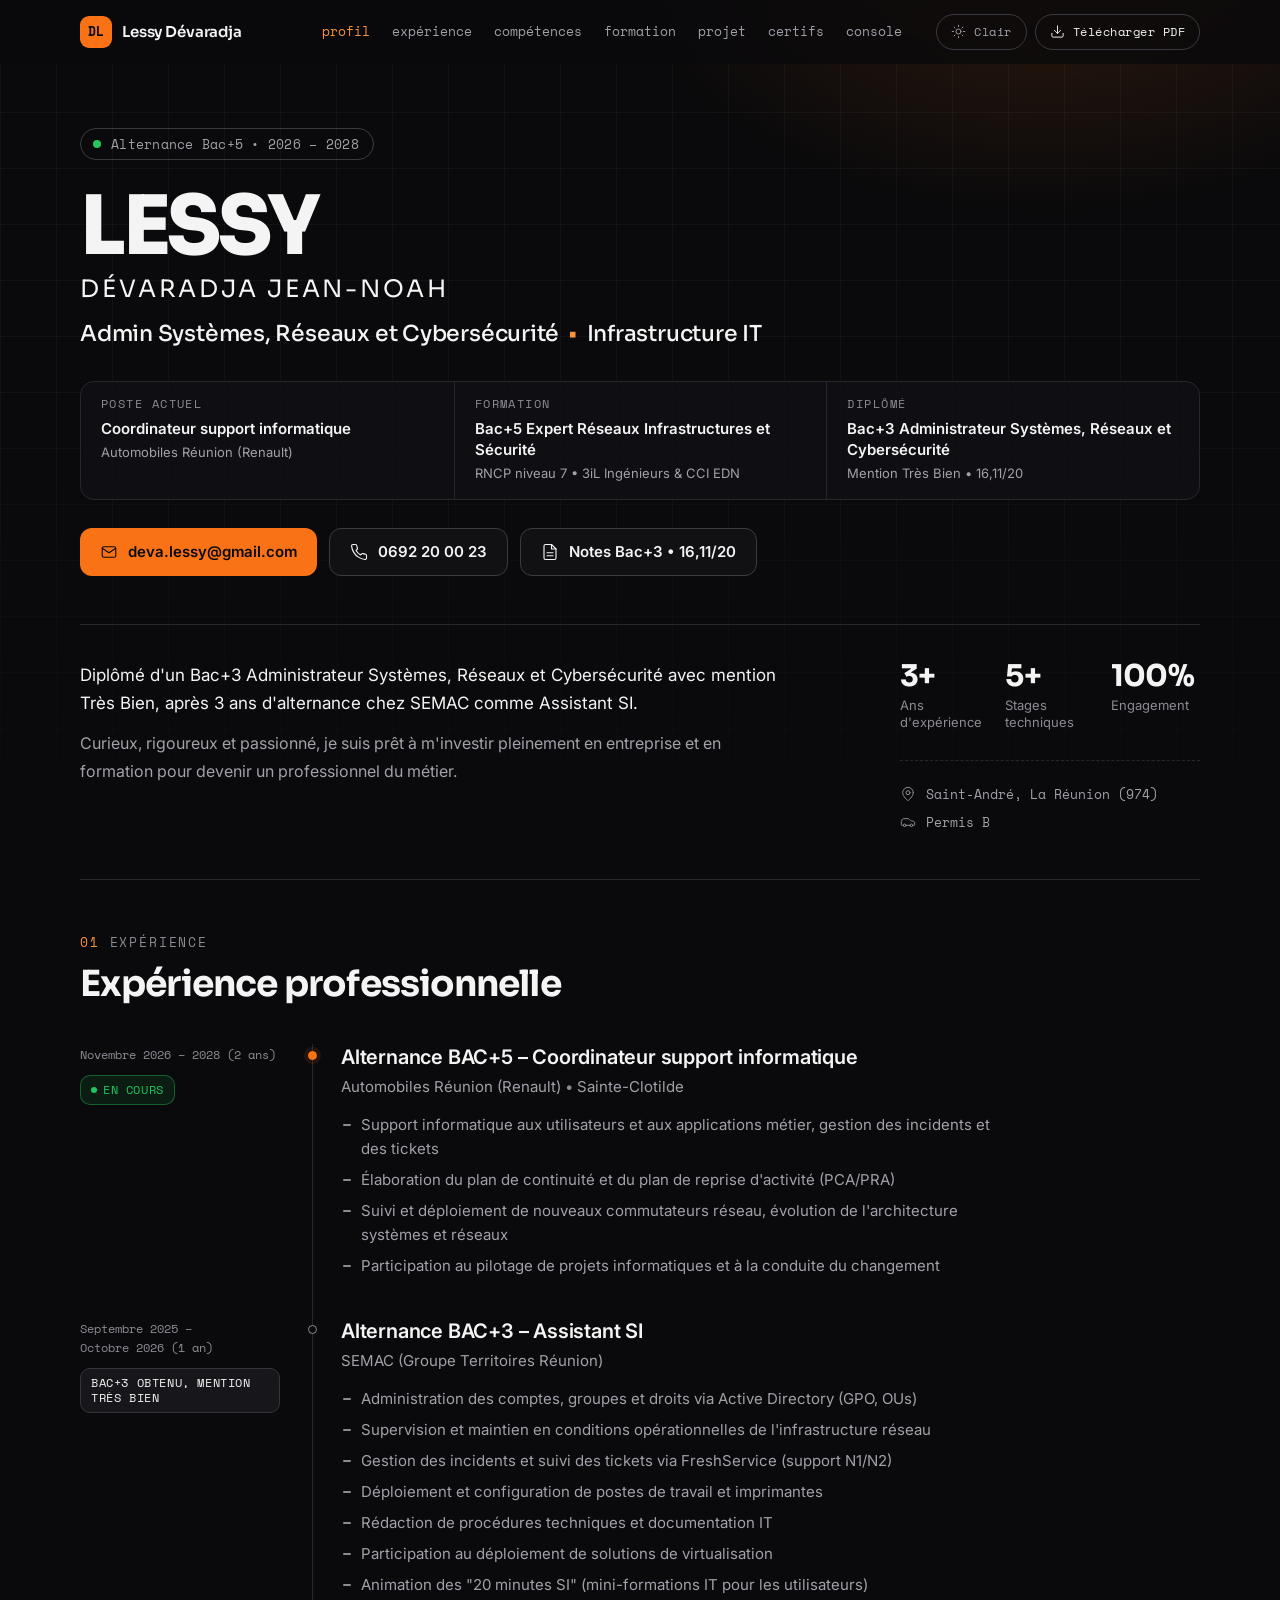
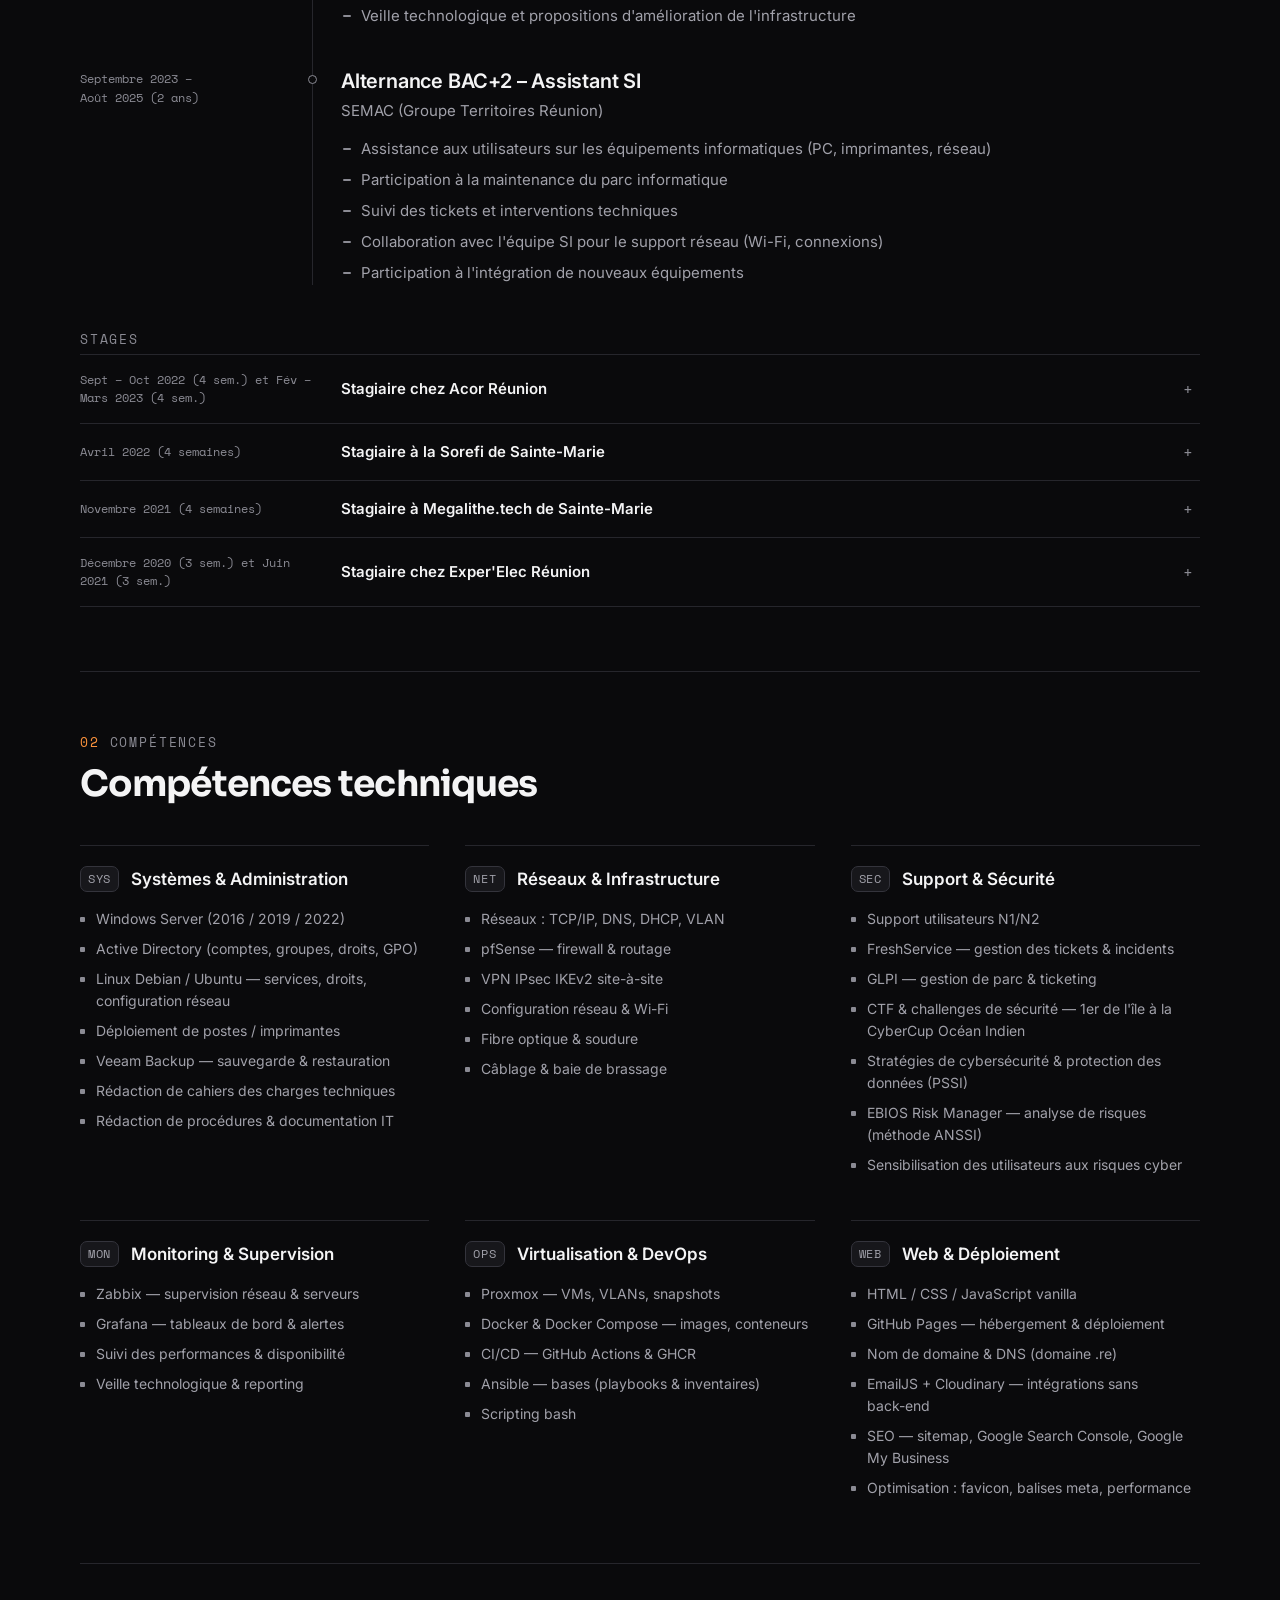
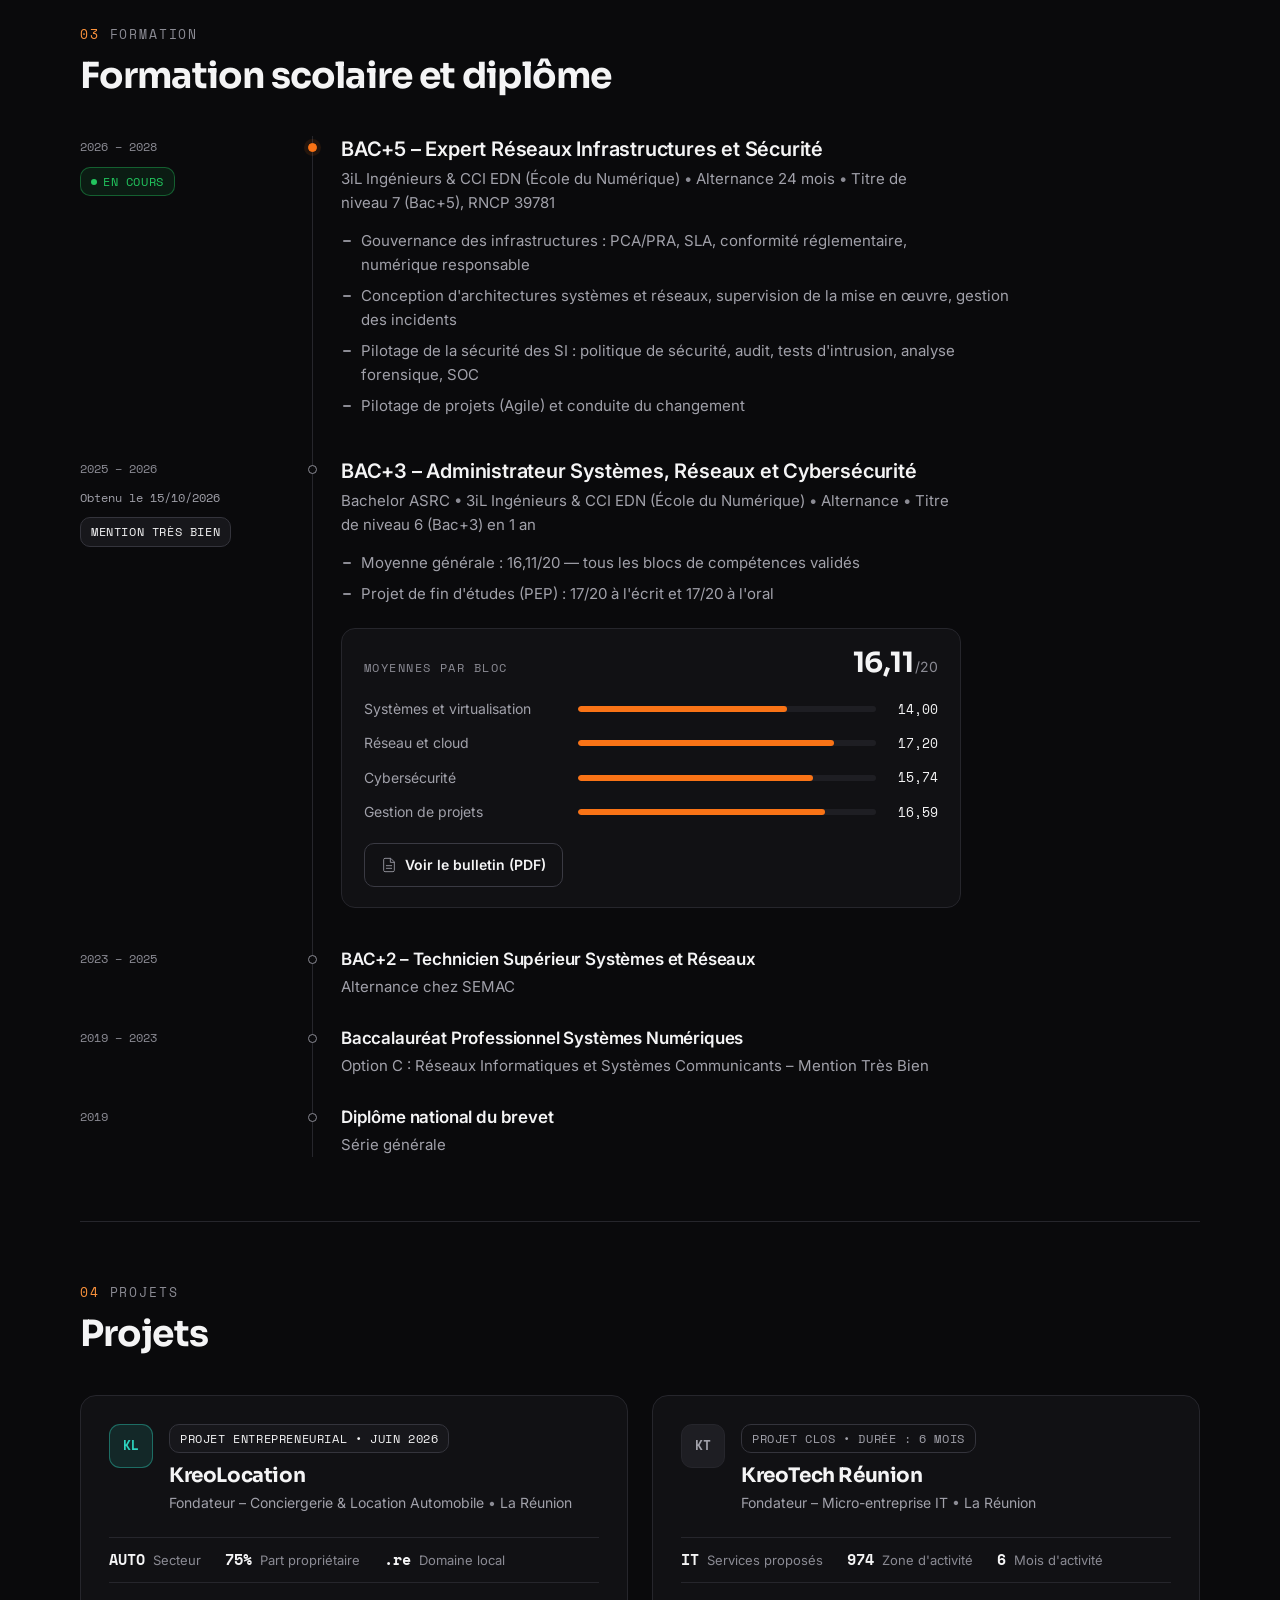
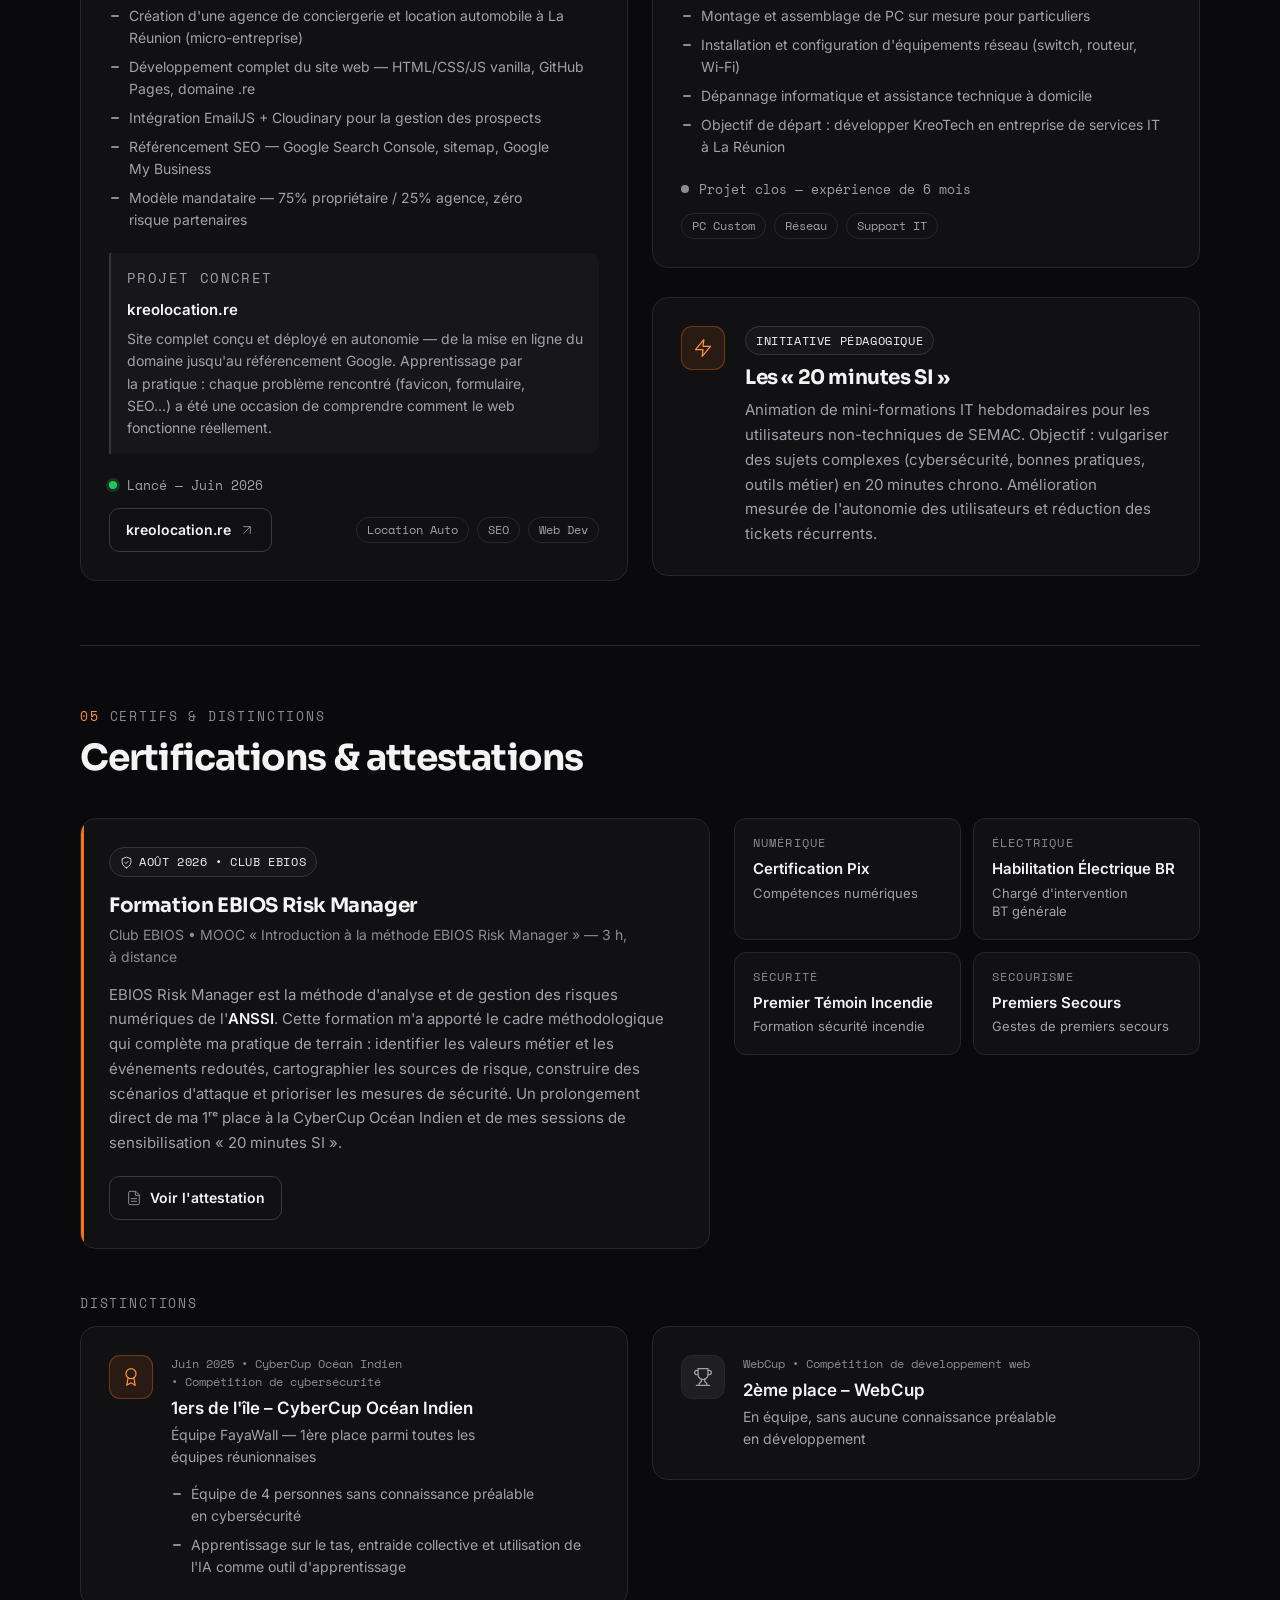
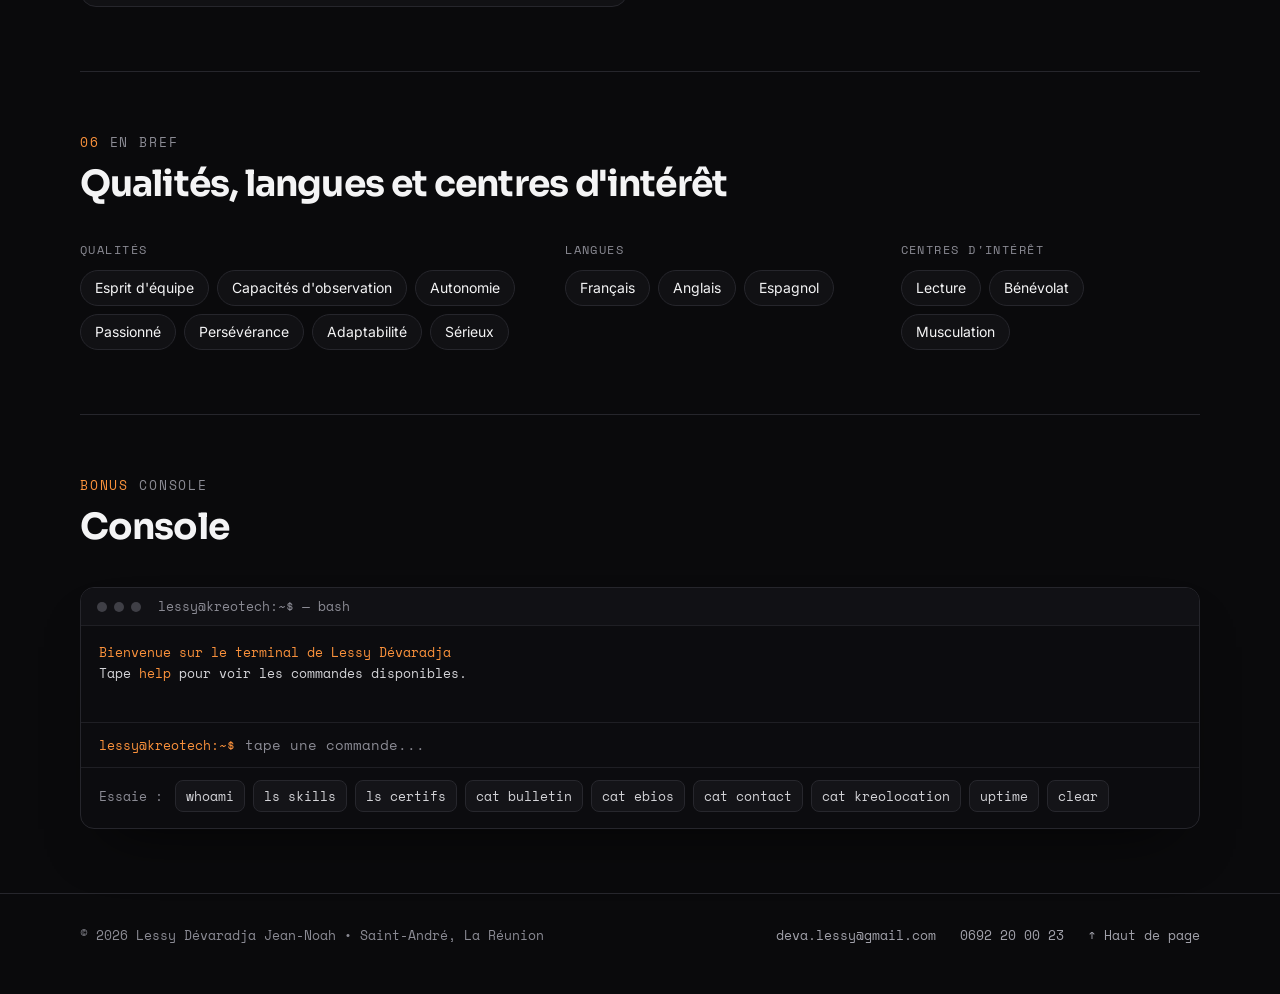
<file: index.html>
<!DOCTYPE html>
<html lang="fr" data-theme="dark">
<head>
    <meta charset="UTF-8">
    <meta name="viewport" content="width=device-width, initial-scale=1.0">
    <title>Lessy Dévaradja Jean-Noah | Admin Systèmes &amp; Réseaux</title>
    <meta name="description" content="CV en ligne de Lessy Dévaradja Jean-Noah : administrateur systèmes, réseaux et cybersécurité, alternant Bac+5 Expert Réseaux Infrastructures et Sécurité à La Réunion.">
    <meta name="theme-color" content="#0a0a0c">
    <meta property="og:type" content="website">
    <meta property="og:title" content="Lessy Dévaradja Jean-Noah | Admin Systèmes &amp; Réseaux">
    <meta property="og:description" content="Administrateur systèmes, réseaux et cybersécurité. Alternance Bac+5 2026 – 2028, Bac+3 mention Très Bien.">
    <meta property="og:url" content="https://devaradjalessy.github.io/cv/">
    <link rel="icon" href="assets/favicon.svg" type="image/svg+xml">
    <script>
        /* Thème mémorisé appliqué avant l'affichage (évite le flash) */
        try { var t = localStorage.getItem('cv-theme'); if (t === 'light' || t === 'dark') document.documentElement.setAttribute('data-theme', t); } catch (e) {}
        document.documentElement.classList.add('js');
    </script>
    <link rel="preconnect" href="https://fonts.googleapis.com">
    <link rel="preconnect" href="https://fonts.gstatic.com" crossorigin>
    <link href="https://fonts.googleapis.com/css2?family=Inter:wght@400;500;600;700&family=Sora:wght@400;600;700;800&family=Space+Mono:wght@400;700&display=swap" rel="stylesheet">
    <link rel="stylesheet" href="assets/css/style.css">
</head>
<body>
    <!-- Icônes SVG (trait 1,5, couleur du texte) -->
    <svg width="0" height="0" style="position:absolute" aria-hidden="true">
        <defs>
            <symbol id="i-mail" viewBox="0 0 24 24"><rect x="3" y="5" width="18" height="14" rx="2"/><path d="m3 7 9 6 9-6"/></symbol>
            <symbol id="i-phone" viewBox="0 0 24 24"><path d="M22 16.92v3a2 2 0 0 1-2.18 2 19.79 19.79 0 0 1-8.63-3.07 19.5 19.5 0 0 1-6-6 19.79 19.79 0 0 1-3.07-8.67A2 2 0 0 1 4.11 2h3a2 2 0 0 1 2 1.72c.13.96.36 1.9.7 2.81a2 2 0 0 1-.45 2.11L8.09 9.91a16 16 0 0 0 6 6l1.27-1.27a2 2 0 0 1 2.11-.45c.91.34 1.85.57 2.81.7A2 2 0 0 1 22 16.92z"/></symbol>
            <symbol id="i-file" viewBox="0 0 24 24"><path d="M14 2H6a2 2 0 0 0-2 2v16a2 2 0 0 0 2 2h12a2 2 0 0 0 2-2V8z"/><path d="M14 2v6h6M16 13H8M16 17H8"/></symbol>
            <symbol id="i-pin" viewBox="0 0 24 24"><path d="M20 10c0 6-8 12-8 12s-8-6-8-12a8 8 0 0 1 16 0Z"/><circle cx="12" cy="10" r="3"/></symbol>
            <symbol id="i-car" viewBox="0 0 24 24"><path d="M19 17h2c.6 0 1-.4 1-1v-3c0-.9-.7-1.7-1.5-1.9C18.7 10.6 16 10 16 10s-1.3-1.4-2.2-2.3c-.5-.4-1.1-.7-1.8-.7H5c-.6 0-1.1.4-1.4.9l-1.4 2.9A3.7 3.7 0 0 0 2 12v4c0 .6.4 1 1 1h2"/><circle cx="7" cy="17" r="2"/><path d="M9 17h6"/><circle cx="17" cy="17" r="2"/></symbol>
            <symbol id="i-award" viewBox="0 0 24 24"><circle cx="12" cy="8" r="6"/><path d="M15.48 12.89 17 22l-5-3-5 3 1.52-9.11"/></symbol>
            <symbol id="i-trophy" viewBox="0 0 24 24"><path d="M6 9H4.5a2.5 2.5 0 0 1 0-5H6M18 9h1.5a2.5 2.5 0 0 0 0-5H18M4 22h16M10 14.66V17c0 .55-.47.98-.97 1.21C7.85 18.75 7 20.24 7 22M14 14.66V17c0 .55.47.98.97 1.21C16.15 18.75 17 20.24 17 22"/><path d="M18 2H6v7a6 6 0 0 0 12 0V2Z"/></symbol>
            <symbol id="i-bolt" viewBox="0 0 24 24"><path d="M13 2 3 14h9l-1 8 10-12h-9l1-8z"/></symbol>
            <symbol id="i-globe" viewBox="0 0 24 24"><circle cx="12" cy="12" r="10"/><path d="M2 12h20M12 2a15.3 15.3 0 0 1 4 10 15.3 15.3 0 0 1-4 10 15.3 15.3 0 0 1-4-10 15.3 15.3 0 0 1 4-10z"/></symbol>
            <symbol id="i-download" viewBox="0 0 24 24"><path d="M21 15v4a2 2 0 0 1-2 2H5a2 2 0 0 1-2-2v-4M7 10l5 5 5-5M12 15V3"/></symbol>
            <symbol id="i-arrow" viewBox="0 0 24 24"><path d="M7 17 17 7M7 7h10v10"/></symbol>
            <symbol id="i-sun" viewBox="0 0 24 24"><circle cx="12" cy="12" r="4"/><path d="M12 2v2M12 20v2M4.93 4.93l1.41 1.41M17.66 17.66l1.41 1.41M2 12h2M20 12h2M6.34 17.66l-1.41 1.41M19.07 4.93l-1.41 1.41"/></symbol>
            <symbol id="i-moon" viewBox="0 0 24 24"><path d="M12 3a6 6 0 0 0 9 9 9 9 0 1 1-9-9Z"/></symbol>
            <symbol id="i-shield" viewBox="0 0 24 24"><path d="M12 22s8-4 8-10V5l-8-3-8 3v7c0 6 8 10 8 10z"/><path d="m9 12 2 2 4-4"/></symbol>
        </defs>
    </svg>

    <a class="skip-link" href="#contenu">Aller au contenu</a>
    <div class="progress" aria-hidden="true"></div>
    <div class="bg-decor" aria-hidden="true"></div>

    <!-- ========== EN-TÊTE ========== -->
    <header class="site-header" id="siteHeader">
        <div class="container header-inner">
            <a class="brand" href="#profil" aria-label="Haut de page">
                <span class="brand-mark" aria-hidden="true">DL</span>
                <span class="brand-name">Lessy Dévaradja</span>
            </a>
            <nav class="nav" id="siteNav" aria-label="Sections du CV">
                <a href="#profil">profil</a>
                <a href="#experience">expérience</a>
                <a href="#competences">compétences</a>
                <a href="#formation">formation</a>
                <a href="#projet">projet</a>
                <a href="#certifications">certifs</a>
                <a href="#console">console</a>
            </nav>
            <div class="header-actions">
                <button class="pill-btn" id="themeBtn" type="button" aria-label="Passer au thème clair"><svg class="ico" aria-hidden="true"><use href="#i-sun"/></svg><span class="theme-label">Clair</span></button>
                <button class="pill-btn pill-btn--accent" type="button" data-print title="Télécharger en PDF">
                    <svg class="ico" aria-hidden="true"><use href="#i-download"/></svg><span class="label-long">Télécharger PDF</span><span class="label-short">PDF</span>
                </button>
                <button class="menu-btn" id="menuBtn" type="button" aria-expanded="false" aria-controls="siteNav" aria-label="Ouvrir le menu">
                    <span></span><span></span>
                </button>
            </div>
        </div>
    </header>

    <main id="contenu">

        <!-- ========== PROFIL ========== -->
        <section class="hero" id="profil">
            <div class="container">
                <p class="eyebrow"><span class="live-dot" aria-hidden="true"></span>Alternance Bac+5 • 2026 – 2028</p>

                <h1 class="hero-name">
                    <span class="hero-name-last">LESSY</span>
                    <span class="hero-name-first">DÉVARADJA JEAN-NOAH</span>
                </h1>

                <p class="hero-role"><span class="nw">Admin Systèmes, Réseaux et Cybersécurité</span> <span class="sep">•</span> <span class="nw">Infrastructure IT</span></p>

                <dl class="now">
                    <div class="now-item">
                        <dt>Poste actuel</dt>
                        <dd>Coordinateur support informatique <span class="now-org">Automobiles Réunion (Renault)</span></dd>
                    </div>
                    <div class="now-item">
                        <dt>Formation</dt>
                        <dd>Bac+5 Expert Réseaux Infrastructures et Sécurité <span class="now-org">RNCP niveau 7 • 3iL Ingénieurs &amp; CCI EDN</span></dd>
                    </div>
                    <div class="now-item">
                        <dt>Diplômé</dt>
                        <dd>Bac+3 Administrateur Systèmes, Réseaux et Cybersécurité <span class="now-org">Mention Très Bien • 16,11/20</span></dd>
                    </div>
                </dl>

                <div class="hero-cta">
                    <a href="mailto:deva.lessy@gmail.com" class="btn btn-primary"><svg class="ico" aria-hidden="true"><use href="#i-mail"/></svg>deva.lessy@gmail.com</a>
                    <a href="tel:0692200023" class="btn btn-ghost"><svg class="ico" aria-hidden="true"><use href="#i-phone"/></svg><span class="nw">0692 20 00 23</span></a>
                    <a href="diplomes/bulletin-bachelor-asrc-2025-2026.pdf" target="_blank" rel="noopener" class="btn btn-ghost"><svg class="ico" aria-hidden="true"><use href="#i-file"/></svg>Notes Bac+3 • 16,11/20</a>
                </div>
                <p class="print-only print-contact">deva.lessy@gmail.com • 0692 20 00 23 • Saint-André, La Réunion (974) • Permis B • devaradjalessy.github.io/cv</p>

                <div class="hero-bottom">
                    <div class="hero-text">
                        <p class="hero-lead">Diplômé d'un Bac+3 Administrateur Systèmes, Réseaux et Cybersécurité avec mention Très Bien, après 3 ans d'alternance chez SEMAC comme Assistant SI.</p>
                        <p>Curieux, rigoureux et passionné, je suis prêt à m'investir pleinement en entreprise et en formation pour devenir un professionnel du métier.</p>
                    </div>
                    <div class="hero-side">
                        <ul class="facts" aria-label="Chiffres clés">
                            <li><span class="fact-num">3+</span><span class="fact-label">Ans d'expérience</span></li>
                            <li><span class="fact-num">5+</span><span class="fact-label">Stages techniques</span></li>
                            <li><span class="fact-num">100%</span><span class="fact-label">Engagement</span></li>
                        </ul>
                        <ul class="hero-meta">
                            <li><svg class="ico" aria-hidden="true"><use href="#i-pin"/></svg>Saint-André, La Réunion (974)</li>
                            <li><svg class="ico" aria-hidden="true"><use href="#i-car"/></svg>Permis B</li>
                        </ul>
                    </div>
                </div>
            </div>
        </section>

        <!-- Deux colonnes à l'impression (principale | latérale) ; une seule colonne ordonnée à l'écran -->
        <div class="cols container">
            <div class="col-main">

                <!-- ========== 01 - EXPÉRIENCE ========== -->
                <section class="section" id="experience">
                    <header class="section-head reveal">
                        <p class="kicker"><span>01</span> expérience</p>
                        <h2 class="section-title">Expérience professionnelle</h2>
                    </header>

                    <ol class="timeline">
                        <li class="tl-item is-current reveal">
                            <div class="tl-when">
                                <span><span class="nw">Novembre 2026</span> – <span class="nw">2028 (2 ans)</span></span>
                                <span class="chip chip-live">En cours</span>
                            </div>
                            <div class="tl-body">
                                <h3>Alternance BAC+5 – Coordinateur support informatique</h3>
                                <p class="tl-org">Automobiles Réunion (Renault) <span class="sep">•</span> Sainte-Clotilde</p>
                                <ul class="ticks">
                                    <li>Support informatique aux utilisateurs et aux applications métier, gestion des incidents et des tickets</li>
                                    <li>Élaboration du plan de continuité et du plan de reprise d'activité (PCA/PRA)</li>
                                    <li>Suivi et déploiement de nouveaux commutateurs réseau, évolution de l'architecture systèmes et réseaux</li>
                                    <li>Participation au pilotage de projets informatiques et à la conduite du changement</li>
                                </ul>
                            </div>
                        </li>

                        <li class="tl-item reveal">
                            <div class="tl-when">
                                <span><span class="nw">Septembre 2025</span> – <span class="nw">Octobre 2026 (1 an)</span></span>
                                <span class="chip chip-accent">Bac+3 obtenu, mention Très Bien</span>
                            </div>
                            <div class="tl-body">
                                <h3>Alternance BAC+3 – Assistant SI</h3>
                                <p class="tl-org">SEMAC (Groupe Territoires Réunion)</p>
                                <ul class="ticks">
                                    <li>Administration des comptes, groupes et droits via Active Directory (GPO, OUs)</li>
                                    <li>Supervision et maintien en conditions opérationnelles de l'infrastructure réseau</li>
                                    <li>Gestion des incidents et suivi des tickets via FreshService (support N1/N2)</li>
                                    <li>Déploiement et configuration de postes de travail et imprimantes</li>
                                    <li>Rédaction de procédures techniques et documentation IT</li>
                                    <li>Participation au déploiement de solutions de virtualisation</li>
                                    <li>Animation des "20 minutes SI" (mini-formations IT pour les utilisateurs)</li>
                                    <li>Veille technologique et propositions d'amélioration de l'infrastructure</li>
                                </ul>
                            </div>
                        </li>

                        <li class="tl-item reveal">
                            <div class="tl-when">
                                <span><span class="nw">Septembre 2023</span> – <span class="nw">Août 2025 (2 ans)</span></span>
                            </div>
                            <div class="tl-body">
                                <h3>Alternance BAC+2 – Assistant SI</h3>
                                <p class="tl-org">SEMAC (Groupe Territoires Réunion)</p>
                                <ul class="ticks">
                                    <li>Assistance aux utilisateurs sur les équipements informatiques (PC, imprimantes, réseau)</li>
                                    <li>Participation à la maintenance du parc informatique</li>
                                    <li>Suivi des tickets et interventions techniques</li>
                                    <li>Collaboration avec l'équipe SI pour le support réseau (Wi-Fi, connexions)</li>
                                    <li>Participation à l'intégration de nouveaux équipements</li>
                                </ul>
                            </div>
                        </li>
                    </ol>

                    <h3 class="sub-head reveal">Stages</h3>
                    <div class="stages reveal">
                        <details class="stage">
                            <summary>
                                <span class="stage-title">Stagiaire chez Acor Réunion</span>
                                <span class="stage-when">Sept – Oct 2022 (4 sem.) et Fév – Mars 2023 (4 sem.)</span>
                            </summary>
                            <ul class="ticks ticks--sm">
                                <li>Installation et configuration d'équipements réseau (Livebox, routeur, répéteur Wi-Fi)</li>
                                <li>Installation de la fibre optique chez différents clients</li>
                                <li>Réalisation de la soudure de fibre optique</li>
                                <li>Branchement des clients de la fibre au PMZ</li>
                            </ul>
                        </details>
                        <details class="stage">
                            <summary>
                                <span class="stage-title">Stagiaire à la Sorefi de Sainte-Marie</span>
                                <span class="stage-when">Avril 2022 (4 semaines)</span>
                            </summary>
                            <ul class="ticks ticks--sm">
                                <li>Maintenance des appareils informatiques</li>
                                <li>Câblage de la baie de brassage de l'entreprise</li>
                            </ul>
                        </details>
                        <details class="stage">
                            <summary>
                                <span class="stage-title">Stagiaire à Megalithe.tech de Sainte-Marie</span>
                                <span class="stage-when">Novembre 2021 (4 semaines)</span>
                            </summary>
                            <ul class="ticks ticks--sm">
                                <li>Résolution de problèmes de licences dans diverses entreprises</li>
                                <li>Création de serveurs sous Windows Server 2016 et 2019</li>
                                <li>Réparation et maintenance d'appareils informatiques</li>
                            </ul>
                        </details>
                        <details class="stage">
                            <summary>
                                <span class="stage-title">Stagiaire chez Exper'Elec Réunion</span>
                                <span class="stage-when">Décembre 2020 (3 sem.) et Juin 2021 (3 sem.)</span>
                            </summary>
                            <ul class="ticks ticks--sm">
                                <li>Réalisation de câblage électrique en bâtiments</li>
                                <li>Installation de prises électriques</li>
                                <li>Installation de compteurs d'électricité</li>
                            </ul>
                        </details>
                    </div>
                </section>

                <!-- ========== 03 - FORMATION ========== -->
                <section class="section" id="formation">
                    <header class="section-head reveal">
                        <p class="kicker"><span>03</span> formation</p>
                        <h2 class="section-title">Formation scolaire et diplôme</h2>
                    </header>

                    <ol class="timeline">
                        <li class="tl-item is-current reveal">
                            <div class="tl-when">
                                <span>2026 – 2028</span>
                                <span class="chip chip-live">En cours</span>
                            </div>
                            <div class="tl-body">
                                <h3>BAC+5 – Expert Réseaux Infrastructures et Sécurité</h3>
                                <p class="tl-org">3iL Ingénieurs &amp; CCI EDN (École du Numérique) <span class="sep">•</span> Alternance 24 mois <span class="sep">•</span> Titre de niveau 7 (Bac+5), RNCP 39781</p>
                                <ul class="ticks">
                                    <li>Gouvernance des infrastructures&nbsp;: PCA/PRA, SLA, conformité réglementaire, numérique responsable</li>
                                    <li>Conception d'architectures systèmes et réseaux, supervision de la mise en œuvre, gestion des incidents</li>
                                    <li>Pilotage de la sécurité des SI&nbsp;: politique de sécurité, audit, tests d'intrusion, analyse forensique, SOC</li>
                                    <li>Pilotage de projets (Agile) et conduite du changement</li>
                                </ul>
                            </div>
                        </li>

                        <li class="tl-item reveal">
                            <div class="tl-when">
                                <span>2025 – 2026</span>
                                <span class="when-note">Obtenu le 15/10/2026</span>
                                <span class="chip chip-accent">Mention Très Bien</span>
                            </div>
                            <div class="tl-body">
                                <h3>BAC+3 – Administrateur Systèmes, Réseaux et Cybersécurité</h3>
                                <p class="tl-org">Bachelor ASRC <span class="sep">•</span> 3iL Ingénieurs &amp; CCI EDN (École du Numérique) <span class="sep">•</span> Alternance <span class="sep">•</span> Titre de niveau 6 (Bac+3) en 1 an</p>
                                <ul class="ticks">
                                    <li>Moyenne générale&nbsp;: 16,11/20 — tous les blocs de compétences validés</li>
                                    <li>Projet de fin d'études (PEP)&nbsp;: 17/20 à l'écrit et 17/20 à l'oral</li>
                                </ul>

                                <figure class="results">
                                    <figcaption class="results-top">
                                        <span class="results-label">Moyennes par bloc</span>
                                        <span class="results-avg"><strong>16,11</strong><small>/20</small></span>
                                    </figcaption>
                                    <div class="bars">
                                        <div class="bar" style="--v:14"><span class="bar-label">Systèmes et virtualisation</span><span class="bar-track" aria-hidden="true"><span class="bar-fill"></span></span><span class="bar-val">14,00</span></div>
                                        <div class="bar" style="--v:17.2"><span class="bar-label">Réseau et cloud</span><span class="bar-track" aria-hidden="true"><span class="bar-fill"></span></span><span class="bar-val">17,20</span></div>
                                        <div class="bar" style="--v:15.74"><span class="bar-label">Cybersécurité</span><span class="bar-track" aria-hidden="true"><span class="bar-fill"></span></span><span class="bar-val">15,74</span></div>
                                        <div class="bar" style="--v:16.59"><span class="bar-label">Gestion de projets</span><span class="bar-track" aria-hidden="true"><span class="bar-fill"></span></span><span class="bar-val">16,59</span></div>
                                    </div>
                                    <a href="diplomes/bulletin-bachelor-asrc-2025-2026.pdf" target="_blank" rel="noopener" class="link-btn"><svg class="ico" aria-hidden="true"><use href="#i-file"/></svg>Voir le bulletin (PDF)</a>
                                </figure>
                            </div>
                        </li>

                        <li class="tl-item tl-item--compact reveal">
                            <div class="tl-when"><span>2023 – 2025</span></div>
                            <div class="tl-body">
                                <h3>BAC+2 – Technicien Supérieur Systèmes et Réseaux</h3>
                                <p class="tl-org">Alternance chez SEMAC</p>
                            </div>
                        </li>
                        <li class="tl-item tl-item--compact reveal">
                            <div class="tl-when"><span>2019 – 2023</span></div>
                            <div class="tl-body">
                                <h3>Baccalauréat Professionnel Systèmes Numériques</h3>
                                <p class="tl-org">Option C&nbsp;: Réseaux Informatiques et Systèmes Communicants – Mention Très Bien</p>
                            </div>
                        </li>
                        <li class="tl-item tl-item--compact reveal">
                            <div class="tl-when"><span>2019</span></div>
                            <div class="tl-body">
                                <h3>Diplôme national du brevet</h3>
                                <p class="tl-org">Série générale</p>
                            </div>
                        </li>
                    </ol>
                </section>

                <!-- ========== 04 - PROJETS ========== -->
                <section class="section" id="projet">
                    <header class="section-head reveal">
                        <p class="kicker"><span>04</span> projets</p>
                        <h2 class="section-title">Projets</h2>
                    </header>

                    <div class="projects-grid">
                        <article class="card project project--live reveal">
                            <header class="project-head">
                                <span class="project-logo project-logo--teal" aria-hidden="true">KL</span>
                                <div class="project-id">
                                    <p class="chip chip-accent">PROJET ENTREPRENEURIAL • JUIN 2026</p>
                                    <h3 class="project-title">KreoLocation</h3>
                                    <p class="project-sub">Fondateur – Conciergerie &amp; Location Automobile <span class="sep">•</span> La Réunion</p>
                                </div>
                            </header>
                            <dl class="metrics">
                                <div><dt>Secteur</dt><dd>AUTO</dd></div>
                                <div><dt>Part propriétaire</dt><dd>75%</dd></div>
                                <div><dt>Domaine local</dt><dd>.re</dd></div>
                            </dl>
                            <ul class="ticks ticks--sm">
                                <li>Création d'une agence de conciergerie et location automobile à La Réunion (micro-entreprise)</li>
                                <li>Développement complet du site web — HTML/CSS/JS vanilla, GitHub Pages, domaine .re</li>
                                <li>Intégration EmailJS + Cloudinary pour la gestion des prospects</li>
                                <li>Référencement SEO — Google Search Console, sitemap, Google My Business</li>
                                <li>Modèle mandataire — 75% propriétaire / 25% agence, zéro risque partenaires</li>
                            </ul>
                            <div class="note">
                                <p class="note-badge">PROJET CONCRET</p>
                                <h4>kreolocation.re</h4>
                                <p>Site complet conçu et déployé en autonomie — de la mise en ligne du domaine jusqu'au référencement Google. Apprentissage par la pratique : chaque problème rencontré (favicon, formulaire, SEO…) a été une occasion de comprendre comment le web fonctionne réellement.</p>
                            </div>
                            <footer class="project-foot">
                                <p class="status"><span class="status-dot status-dot--live" aria-hidden="true"></span>Lancé — Juin 2026</p>
                                <div class="project-links">
                                    <a href="https://kreolocation.re" target="_blank" rel="noopener" class="link-btn">kreolocation.re<svg class="ico" aria-hidden="true"><use href="#i-arrow"/></svg></a>
                                    <ul class="tags" aria-label="Mots-clés"><li>Location Auto</li><li>SEO</li><li>Web Dev</li></ul>
                                </div>
                            </footer>
                        </article>

                        <article class="card project project--closed reveal">
                            <header class="project-head">
                                <span class="project-logo" aria-hidden="true">KT</span>
                                <div class="project-id">
                                    <p class="chip">PROJET CLOS • DURÉE : 6 MOIS</p>
                                    <h3 class="project-title">KreoTech Réunion</h3>
                                    <p class="project-sub">Fondateur – Micro-entreprise IT <span class="sep">•</span> La Réunion</p>
                                </div>
                            </header>
                            <dl class="metrics">
                                <div><dt>Services proposés</dt><dd>IT</dd></div>
                                <div><dt>Zone d'activité</dt><dd>974</dd></div>
                                <div><dt>Mois d'activité</dt><dd>6</dd></div>
                            </dl>
                            <ul class="ticks ticks--sm">
                                <li>Montage et assemblage de PC sur mesure pour particuliers</li>
                                <li>Installation et configuration d'équipements réseau (switch, routeur, Wi-Fi)</li>
                                <li>Dépannage informatique et assistance technique à domicile</li>
                                <li>Objectif de départ : développer KreoTech en entreprise de services IT à La Réunion</li>
                            </ul>
                            <footer class="project-foot">
                                <p class="status"><span class="status-dot" aria-hidden="true"></span>Projet clos — expérience de 6 mois</p>
                                <div class="project-links">
                                    <ul class="tags" aria-label="Mots-clés"><li>PC Custom</li><li>Réseau</li><li>Support IT</li></ul>
                                </div>
                            </footer>
                        </article>

                        <article class="card project project--wide reveal">
                            <span class="project-icon" aria-hidden="true"><svg class="ico"><use href="#i-bolt"/></svg></span>
                            <div>
                                <p class="chip chip-accent">INITIATIVE PÉDAGOGIQUE</p>
                                <h3 class="project-title">Les «&nbsp;20&nbsp;minutes&nbsp;SI&nbsp;»</h3>
                                <p class="project-text">Animation de mini-formations IT hebdomadaires pour les utilisateurs non-techniques de SEMAC. Objectif : vulgariser des sujets complexes (cybersécurité, bonnes pratiques, outils métier) en 20 minutes chrono. Amélioration mesurée de l'autonomie des utilisateurs et réduction des tickets récurrents.</p>
                            </div>
                        </article>
                    </div>
                </section>
            </div>

            <div class="col-side">

                <!-- ========== 02 - COMPÉTENCES ========== -->
                <section class="section" id="competences">
                    <header class="section-head reveal">
                        <p class="kicker"><span>02</span> compétences</p>
                        <h2 class="section-title">Compétences techniques</h2>
                    </header>

                    <div class="skills-grid">
                        <div class="skill reveal">
                            <div class="skill-head"><span class="tag">SYS</span><h3>Systèmes &amp; Administration</h3></div>
                            <ul class="dots">
                                <li>Windows Server (2016 / 2019 / 2022)</li>
                                <li>Active Directory (comptes, groupes, droits, GPO)</li>
                                <li>Linux Debian / Ubuntu — services, droits, configuration réseau</li>
                                <li>Déploiement de postes / imprimantes</li>
                                <li>Veeam Backup — sauvegarde &amp; restauration</li>
                                <li>Rédaction de cahiers des charges techniques</li>
                                <li>Rédaction de procédures &amp; documentation IT</li>
                            </ul>
                        </div>
                        <div class="skill reveal">
                            <div class="skill-head"><span class="tag">NET</span><h3>Réseaux &amp; Infrastructure</h3></div>
                            <ul class="dots">
                                <li>Réseaux : TCP/IP, DNS, DHCP, VLAN</li>
                                <li>pfSense — firewall &amp; routage</li>
                                <li>VPN IPsec IKEv2 site-à-site</li>
                                <li>Configuration réseau &amp; Wi-Fi</li>
                                <li>Fibre optique &amp; soudure</li>
                                <li>Câblage &amp; baie de brassage</li>
                            </ul>
                        </div>
                        <div class="skill reveal">
                            <div class="skill-head"><span class="tag">SEC</span><h3>Support &amp; Sécurité</h3></div>
                            <ul class="dots">
                                <li>Support utilisateurs N1/N2</li>
                                <li>FreshService — gestion des tickets &amp; incidents</li>
                                <li>GLPI — gestion de parc &amp; ticketing</li>
                                <li>CTF &amp; challenges de sécurité — 1er de l'île à la CyberCup Océan Indien</li>
                                <li>Stratégies de cybersécurité &amp; protection des données (PSSI)</li>
                                <li>EBIOS Risk Manager — analyse de risques (méthode ANSSI)</li>
                                <li>Sensibilisation des utilisateurs aux risques cyber</li>
                            </ul>
                        </div>
                        <div class="skill reveal">
                            <div class="skill-head"><span class="tag">MON</span><h3>Monitoring &amp; Supervision</h3></div>
                            <ul class="dots">
                                <li>Zabbix — supervision réseau &amp; serveurs</li>
                                <li>Grafana — tableaux de bord &amp; alertes</li>
                                <li>Suivi des performances &amp; disponibilité</li>
                                <li>Veille technologique &amp; reporting</li>
                            </ul>
                        </div>
                        <div class="skill reveal">
                            <div class="skill-head"><span class="tag">OPS</span><h3>Virtualisation &amp; DevOps</h3></div>
                            <ul class="dots">
                                <li>Proxmox — VMs, VLANs, snapshots</li>
                                <li>Docker &amp; Docker Compose — images, conteneurs</li>
                                <li>CI/CD — GitHub Actions &amp; GHCR</li>
                                <li>Ansible — bases (playbooks &amp; inventaires)</li>
                                <li>Scripting bash</li>
                            </ul>
                        </div>
                        <div class="skill reveal">
                            <div class="skill-head"><span class="tag">WEB</span><h3>Web &amp; Déploiement</h3></div>
                            <ul class="dots">
                                <li>HTML / CSS / JavaScript vanilla</li>
                                <li>GitHub Pages — hébergement &amp; déploiement</li>
                                <li>Nom de domaine &amp; DNS (domaine .re)</li>
                                <li>EmailJS + Cloudinary — intégrations sans back-end</li>
                                <li>SEO — sitemap, Google Search Console, Google My Business</li>
                                <li>Optimisation : favicon, balises meta, performance</li>
                            </ul>
                        </div>
                    </div>
                </section>

                <!-- ========== 05 - CERTIFICATIONS & DISTINCTIONS ========== -->
                <section class="section" id="certifications">
                    <header class="section-head reveal">
                        <p class="kicker"><span>05</span> certifs &amp; distinctions</p>
                        <h2 class="section-title">Certifications &amp; attestations</h2>
                    </header>

                    <div class="certs-layout">
                        <article class="card cert-featured reveal">
                            <p class="chip chip-accent"><svg class="ico" aria-hidden="true"><use href="#i-shield"/></svg>AOÛT 2026 • CLUB EBIOS</p>
                            <h3 class="cert-name">Formation EBIOS Risk Manager</h3>
                            <p class="cert-issuer">Club EBIOS • MOOC « Introduction à la méthode EBIOS Risk Manager » — 3 h, à distance</p>
                            <p class="cert-desc">EBIOS Risk Manager est la méthode d'analyse et de gestion des risques numériques de l'<strong>ANSSI</strong>. Cette formation m'a apporté le cadre méthodologique qui complète ma pratique de terrain : identifier les valeurs métier et les événements redoutés, cartographier les sources de risque, construire des scénarios d'attaque et prioriser les mesures de sécurité. Un prolongement direct de ma 1ʳᵉ place à la CyberCup Océan Indien et de mes sessions de sensibilisation « 20 minutes SI ».</p>
                            <a href="certifications/ebios-risk-manager-2026.pdf" target="_blank" rel="noopener" class="link-btn"><svg class="ico" aria-hidden="true"><use href="#i-file"/></svg>Voir l'attestation</a>
                        </article>

                        <div class="cert-list">
                            <article class="cert-mini reveal">
                                <p class="cert-badge">NUMÉRIQUE</p>
                                <h3>Certification Pix</h3>
                                <p>Compétences numériques</p>
                            </article>
                            <article class="cert-mini reveal">
                                <p class="cert-badge">ÉLECTRIQUE</p>
                                <h3>Habilitation Électrique BR</h3>
                                <p>Chargé d'intervention BT générale</p>
                            </article>
                            <article class="cert-mini reveal">
                                <p class="cert-badge">SÉCURITÉ</p>
                                <h3>Premier Témoin Incendie</h3>
                                <p>Formation sécurité incendie</p>
                            </article>
                            <article class="cert-mini reveal">
                                <p class="cert-badge">SECOURISME</p>
                                <h3>Premiers Secours</h3>
                                <p>Gestes de premiers secours</p>
                            </article>
                        </div>
                    </div>

                    <h3 class="sub-head reveal">Distinctions</h3>
                    <div class="awards">
                        <article class="card award reveal">
                            <span class="award-ico award-ico--gold" aria-hidden="true"><svg class="ico"><use href="#i-award"/></svg></span>
                            <div>
                                <p class="when">Juin 2025 • CyberCup Océan Indien • Compétition de cybersécurité</p>
                                <h4>1ers de l'île – CyberCup Océan Indien</h4>
                                <p class="org">Équipe FayaWall — 1ère place parmi toutes les équipes réunionnaises</p>
                                <ul class="ticks ticks--sm">
                                    <li>Équipe de 4 personnes sans connaissance préalable en cybersécurité</li>
                                    <li>Apprentissage sur le tas, entraide collective et utilisation de l'IA comme outil d'apprentissage</li>
                                </ul>
                            </div>
                        </article>
                        <article class="card award reveal">
                            <span class="award-ico" aria-hidden="true"><svg class="ico"><use href="#i-trophy"/></svg></span>
                            <div>
                                <p class="when">WebCup • Compétition de développement web</p>
                                <h4>2ème place – WebCup</h4>
                                <p class="org">En équipe, sans aucune connaissance préalable en développement</p>
                            </div>
                        </article>
                    </div>
                </section>

                <!-- ========== 06 - EN BREF ========== -->
                <section class="section" id="en-bref">
                    <header class="section-head reveal">
                        <p class="kicker"><span>06</span> en bref</p>
                        <h2 class="section-title">Qualités, langues et centres d'intérêt</h2>
                    </header>

                    <div class="brief-grid">
                        <div class="brief reveal">
                            <h3 class="brief-title">Qualités</h3>
                            <ul class="pills">
                                <li>Esprit d'équipe</li>
                                <li>Capacités d'observation</li>
                                <li>Autonomie</li>
                                <li>Passionné</li>
                                <li>Persévérance</li>
                                <li>Adaptabilité</li>
                                <li>Sérieux</li>
                            </ul>
                        </div>
                        <div class="brief reveal">
                            <h3 class="brief-title">Langues</h3>
                            <ul class="pills">
                                <li>Français</li>
                                <li>Anglais</li>
                                <li>Espagnol</li>
                            </ul>
                        </div>
                        <div class="brief reveal">
                            <h3 class="brief-title">Centres d'intérêt</h3>
                            <ul class="pills">
                                <li>Lecture</li>
                                <li>Bénévolat</li>
                                <li>Musculation</li>
                            </ul>
                        </div>
                    </div>
                </section>
            </div>
        </div>

        <!-- ========== CONSOLE ========== -->
        <section class="section section--console" id="console">
            <div class="container">
                <header class="section-head reveal">
                    <p class="kicker"><span>bonus</span> console</p>
                    <h2 class="section-title">Console</h2>
                </header>

                <div class="terminal reveal">
                    <div class="term-bar">
                        <span class="dot" aria-hidden="true"></span><span class="dot" aria-hidden="true"></span><span class="dot" aria-hidden="true"></span>
                        <span class="term-title">lessy@kreotech:~$ — bash</span>
                    </div>
                    <div class="term-body" id="terminalBody">
                        <div class="term-output" id="terminalOutput" aria-live="polite">
                            <p class="term-welcome">Bienvenue sur le terminal de Lessy Dévaradja</p>
                            <p class="term-line">Tape <span class="t-accent">help</span> pour voir les commandes disponibles.</p>
                        </div>
                    </div>
                    <label class="term-input-row" for="terminalInput">
                        <span class="term-prompt">lessy@kreotech:~$</span>
                        <input type="text" class="term-input" id="terminalInput" autocomplete="off" autocapitalize="off" spellcheck="false" placeholder="tape une commande..." aria-label="Commande">
                    </label>
                    <div class="term-chips">
                        <span class="term-hint">Essaie :</span>
                        <button type="button" data-cmd="whoami">whoami</button>
                        <button type="button" data-cmd="ls skills">ls skills</button>
                        <button type="button" data-cmd="ls certifs">ls certifs</button>
                        <button type="button" data-cmd="cat bulletin">cat bulletin</button>
                        <button type="button" data-cmd="cat ebios">cat ebios</button>
                        <button type="button" data-cmd="cat contact">cat contact</button>
                        <button type="button" data-cmd="cat kreolocation">cat kreolocation</button>
                        <button type="button" data-cmd="uptime">uptime</button>
                        <button type="button" data-cmd="clear">clear</button>
                    </div>
                </div>
            </div>
        </section>
    </main>

    <!-- ========== PIED DE PAGE ========== -->
    <footer class="site-footer">
        <div class="container footer-inner">
            <p>© 2026 Lessy Dévaradja Jean-Noah • <span class="nw">Saint-André, La Réunion</span></p>
            <nav class="footer-links" aria-label="Contact">
                <a href="mailto:deva.lessy@gmail.com">deva.lessy@gmail.com</a>
                <a href="tel:0692200023" class="nw">0692 20 00 23</a>
                <a href="#profil">↑ Haut de page</a>
            </nav>
        </div>
    </footer>

    <script src="assets/js/main.js" defer></script>
    <script src="assets/js/console.js" defer></script>
</body>
</html>
</file>
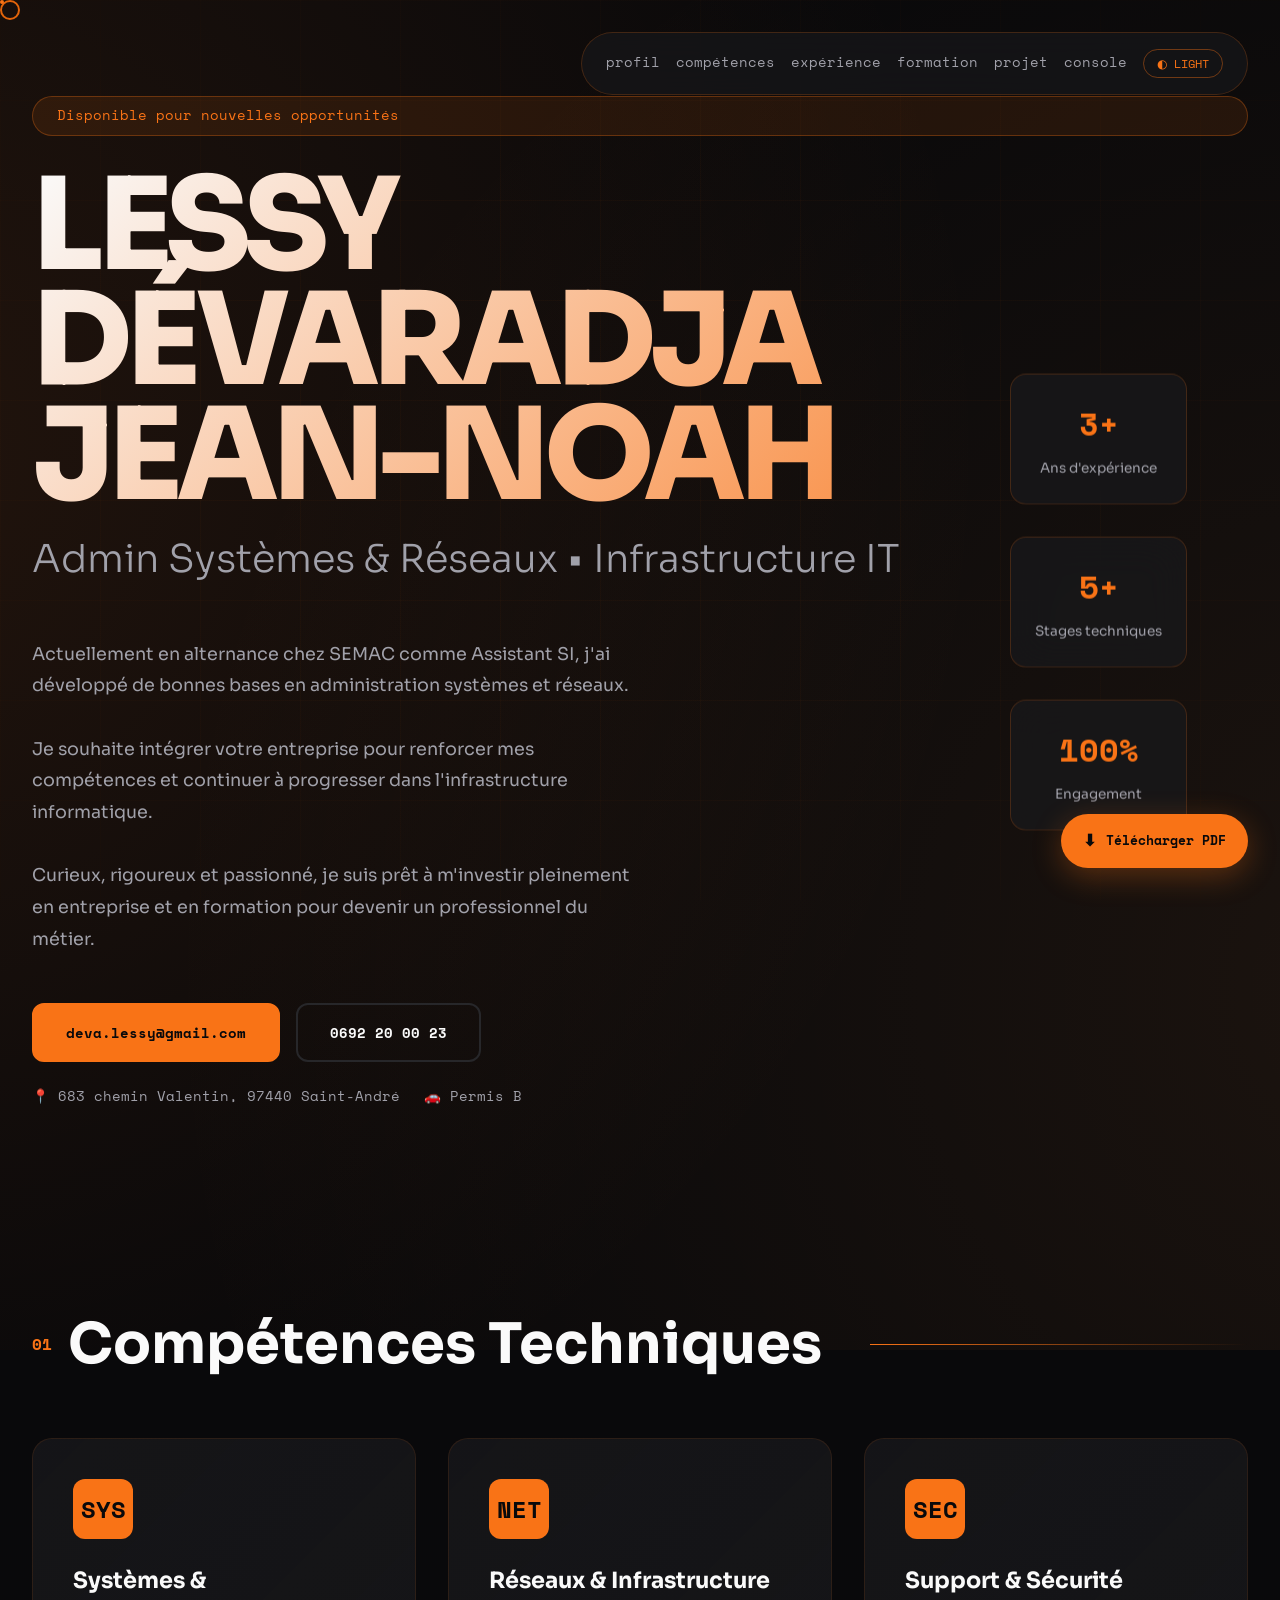
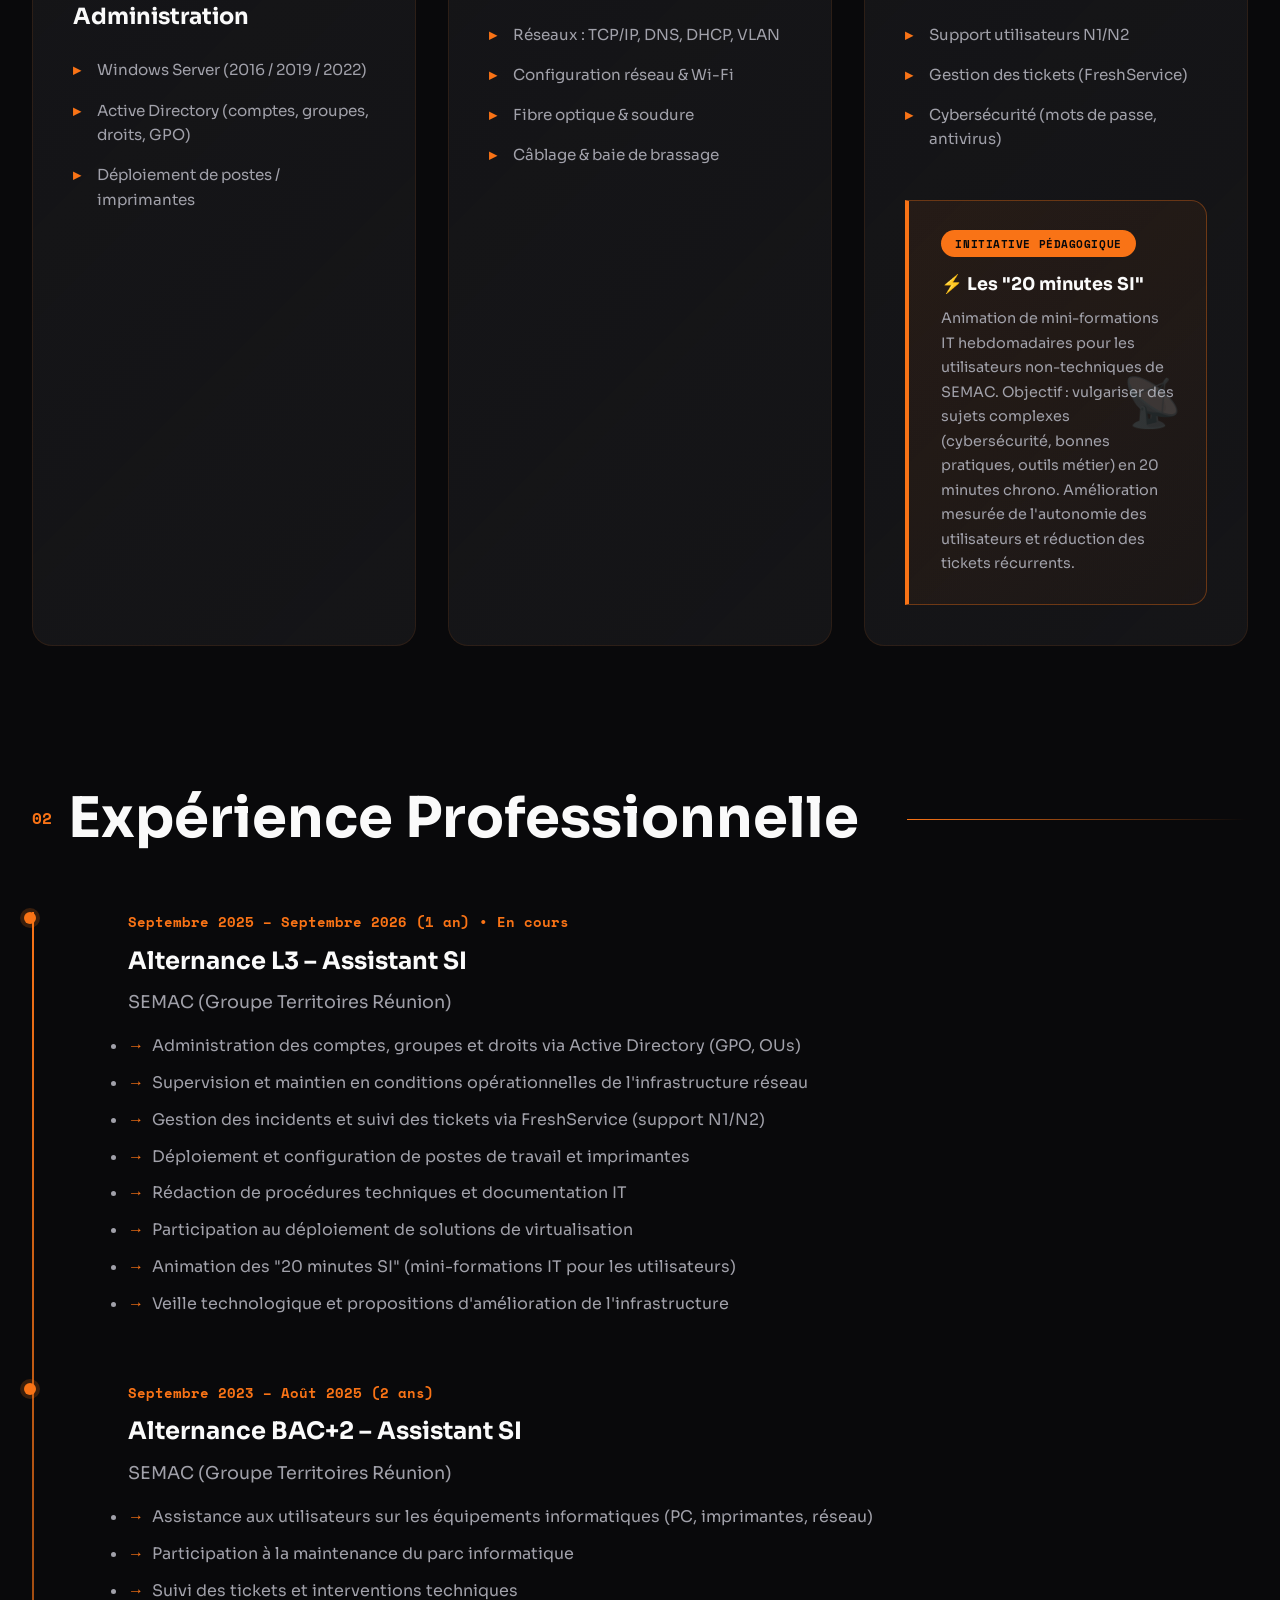
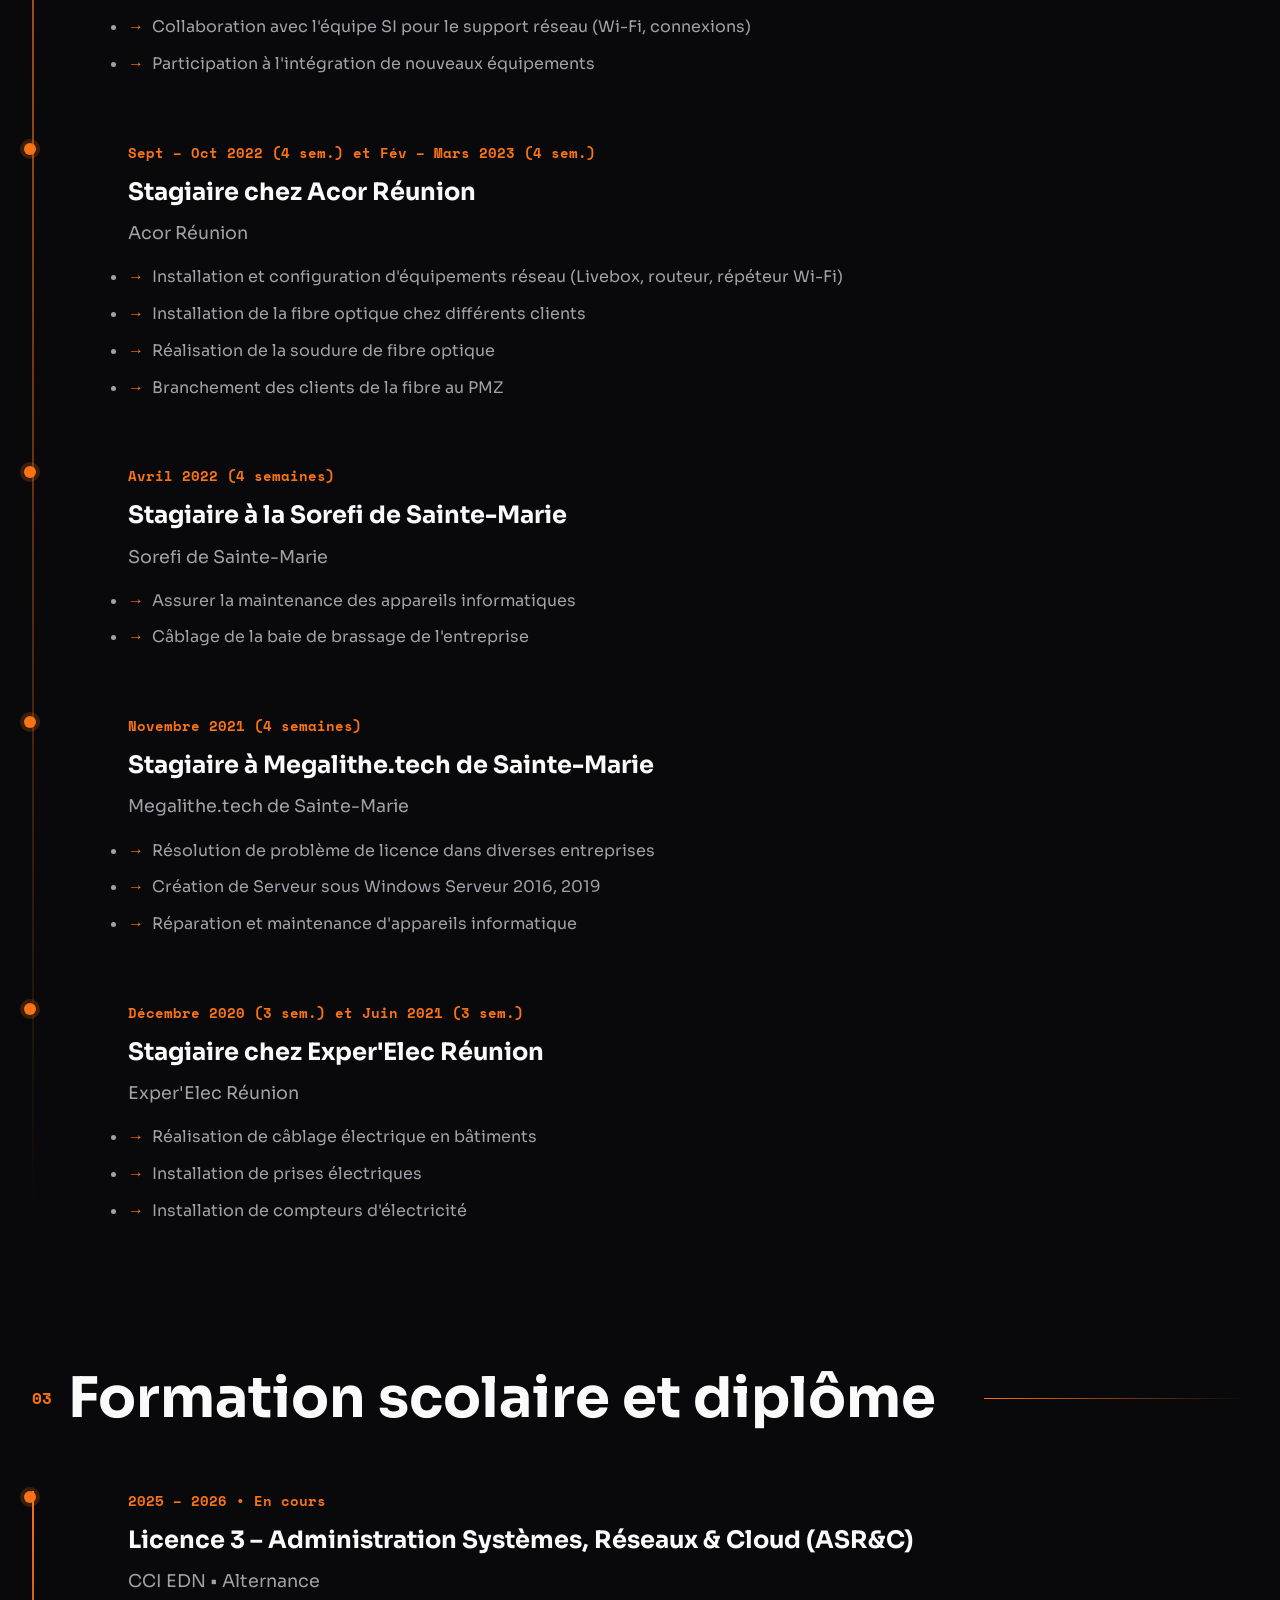
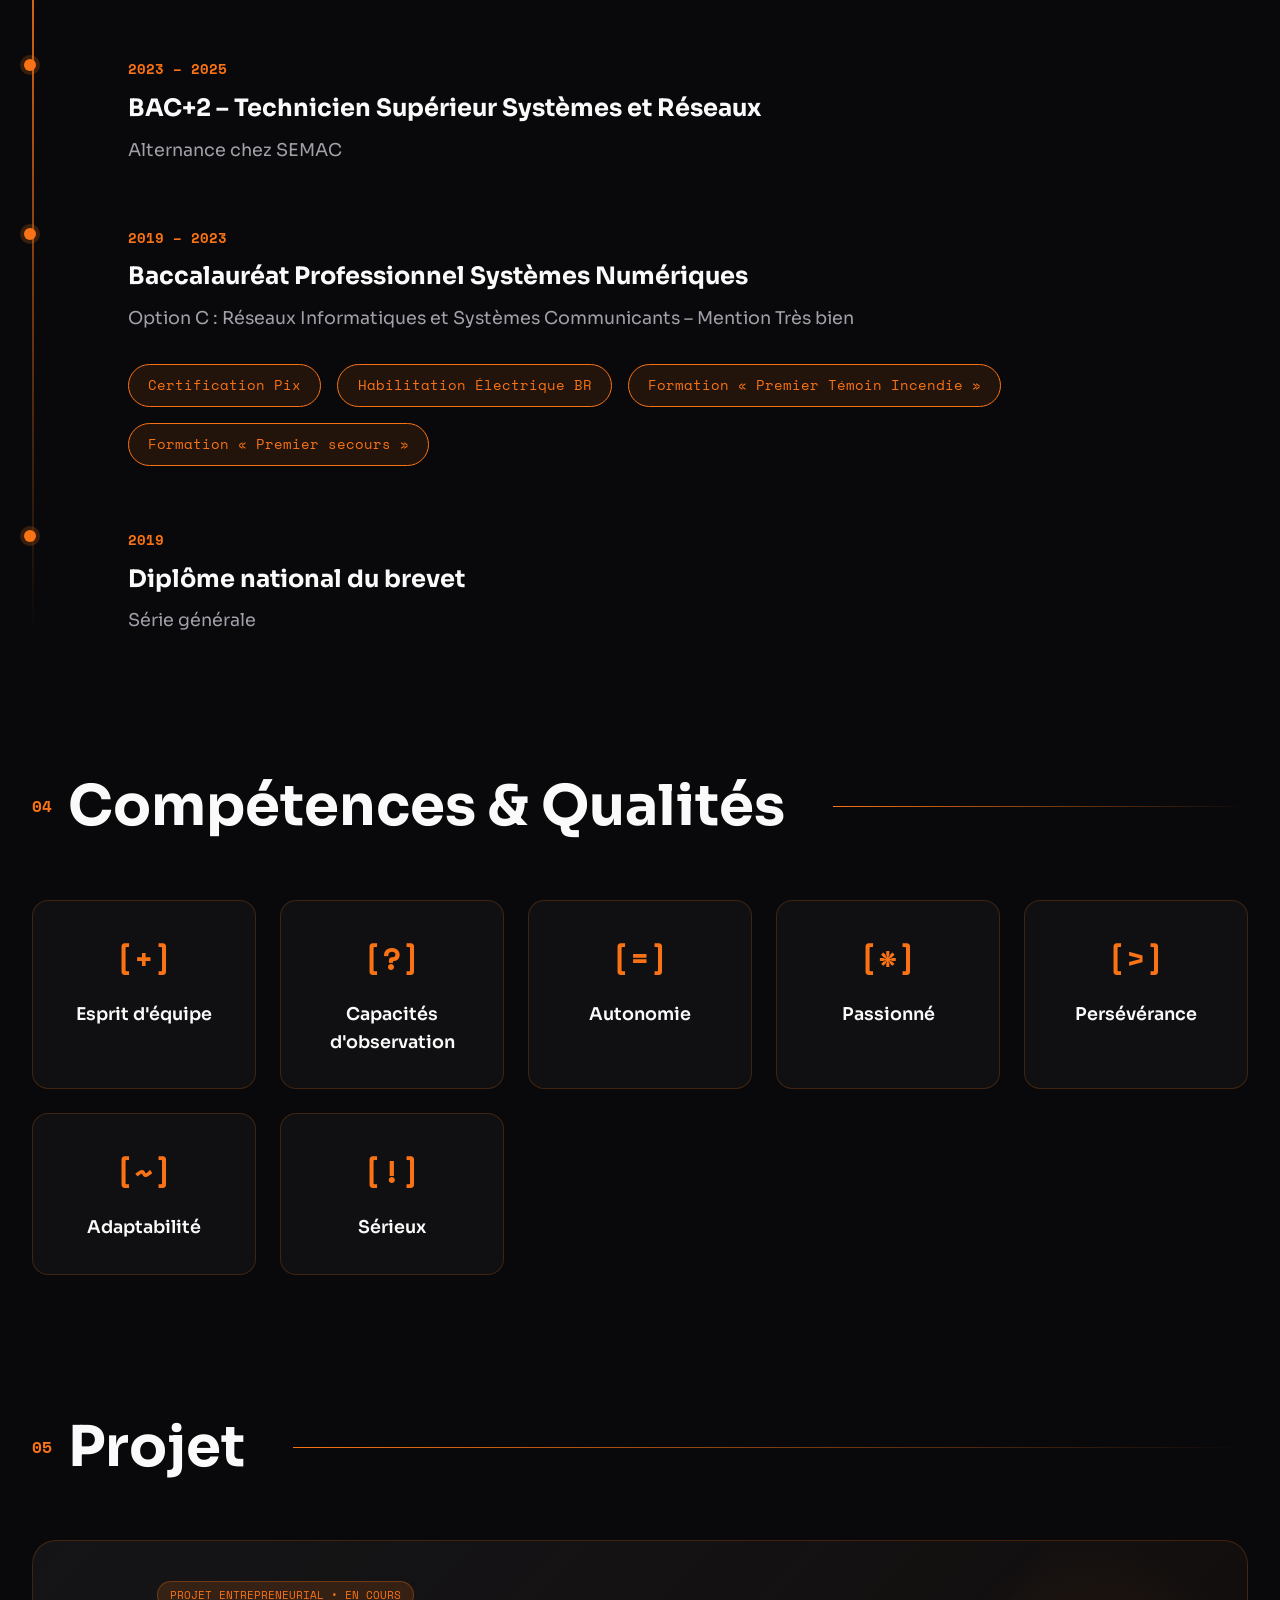
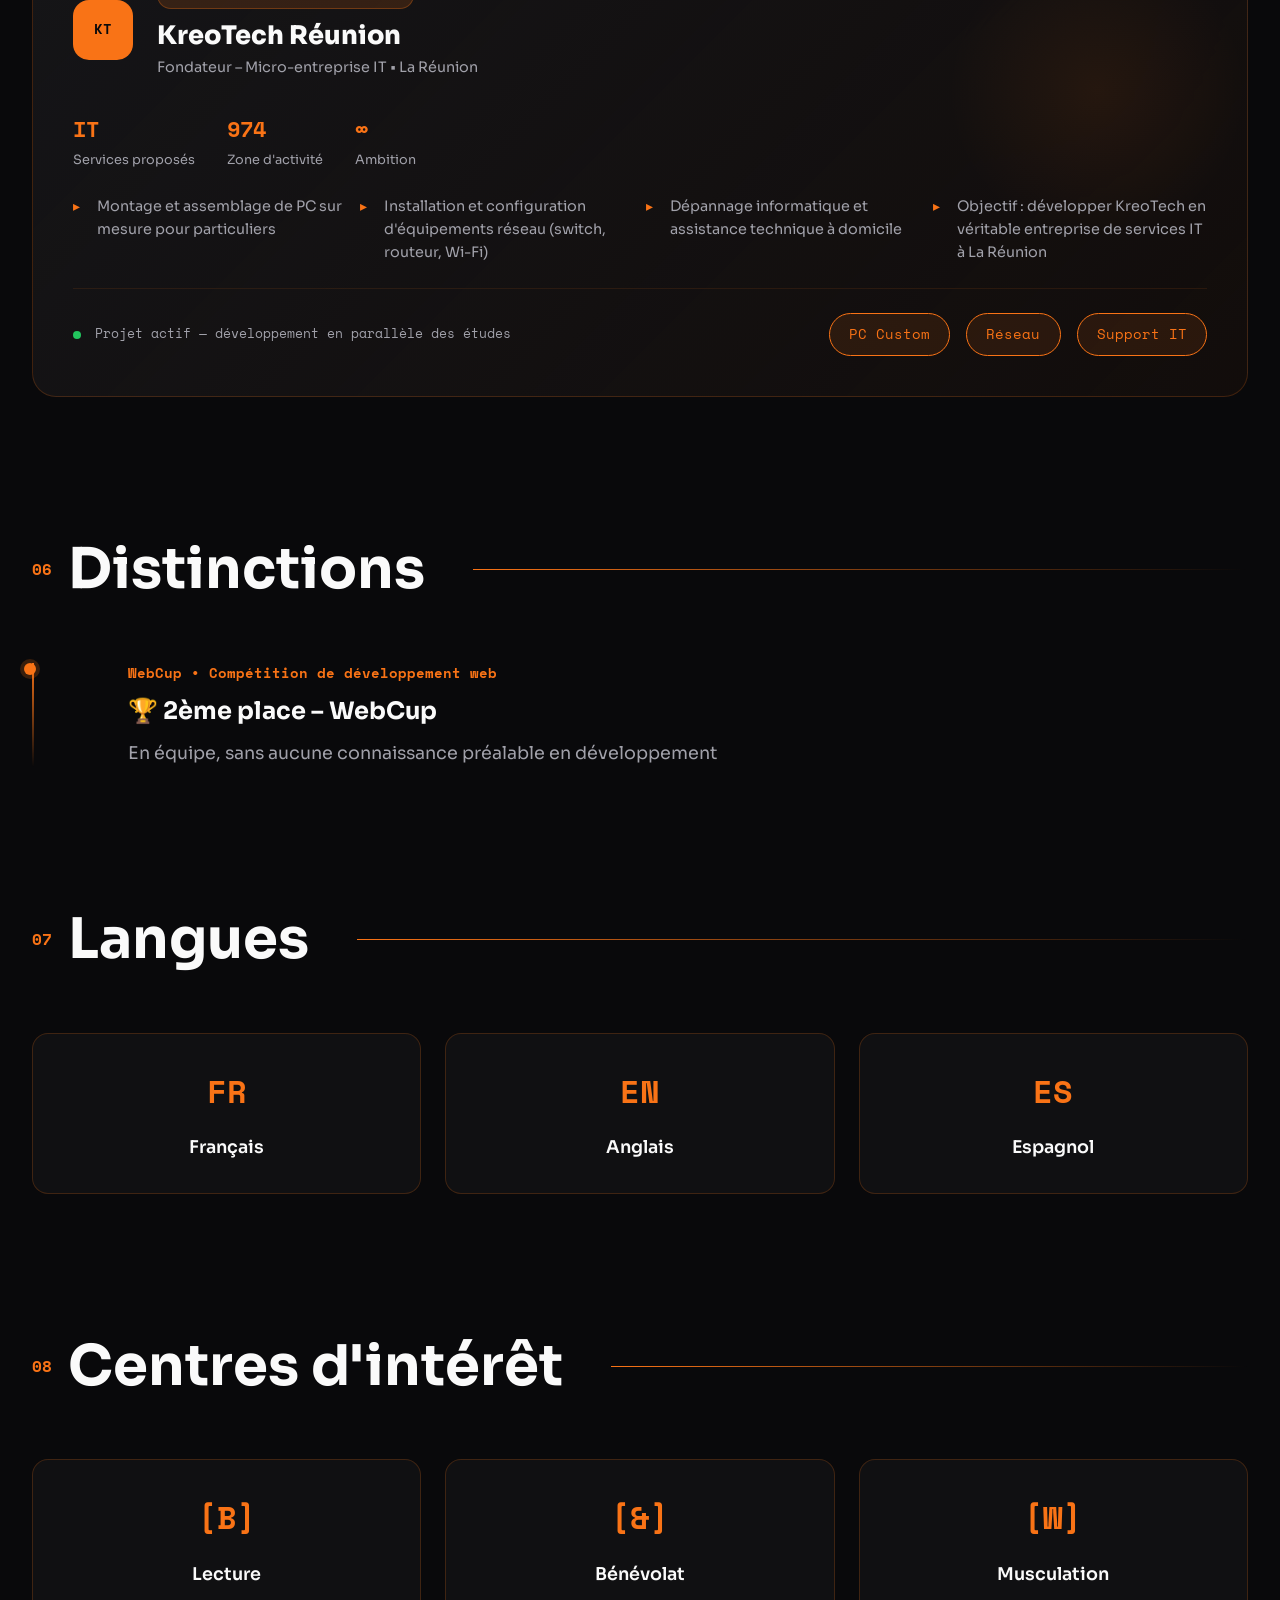
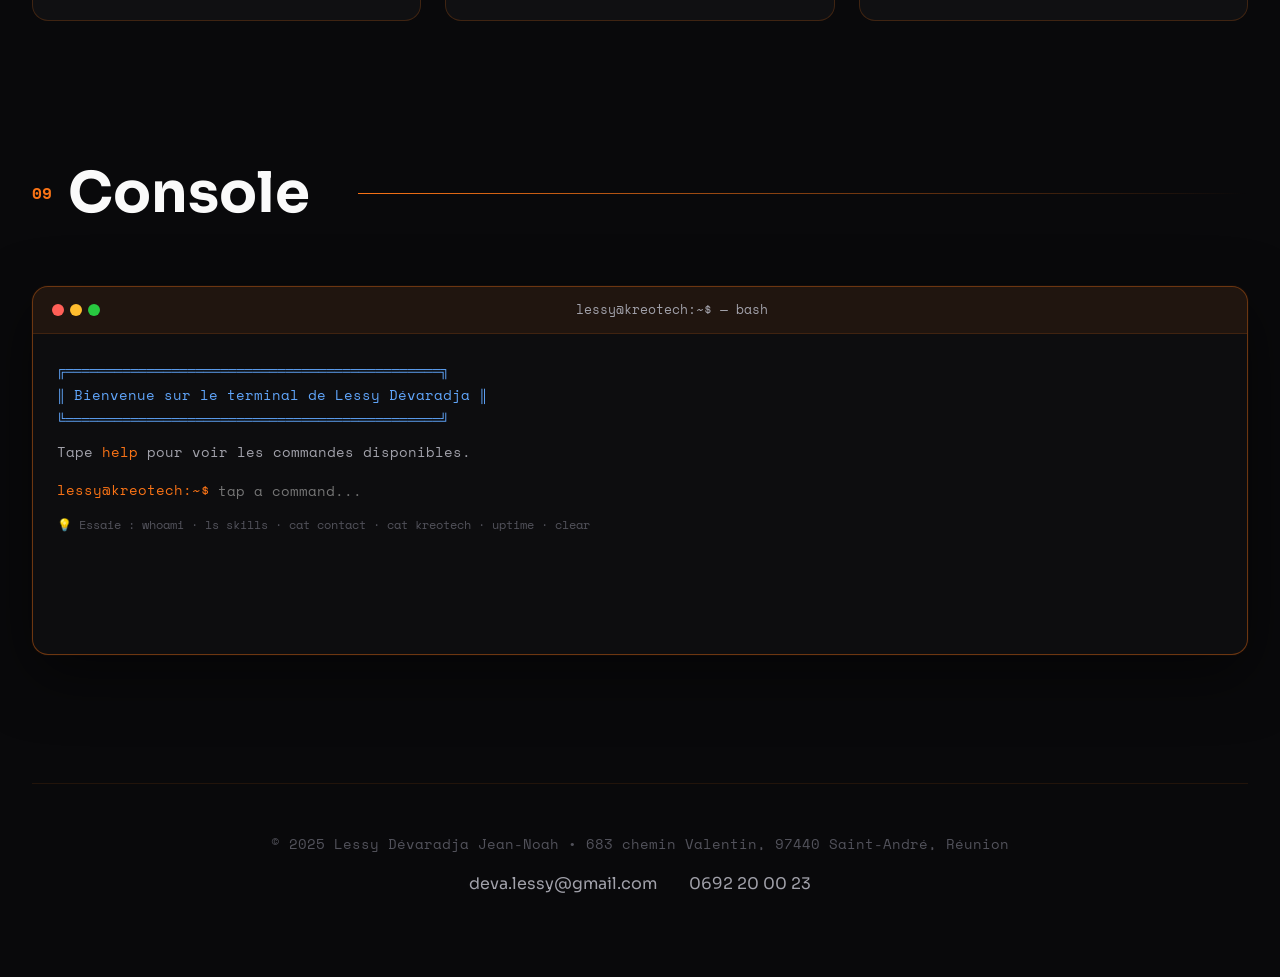
<file: README.html>
<!DOCTYPE html>
<html lang="fr" data-theme="dark">
<head>
    <meta charset="UTF-8">
    <meta name="viewport" content="width=device-width, initial-scale=1.0">
    <title>Lessy Dévaradja Jean-Noah | Admin Systèmes & Réseaux</title>
    <link rel="preconnect" href="https://fonts.googleapis.com">
    <link rel="preconnect" href="https://fonts.gstatic.com" crossorigin>
    <link href="https://fonts.googleapis.com/css2?family=Space+Mono:wght@400;700&family=Sora:wght@300;400;600;700;800&display=swap" rel="stylesheet">
    <style>

        /* ============================================================
           RESET & BASE
        ============================================================ */
        * {
            margin: 0;
            padding: 0;
            box-sizing: border-box;
        }

        /* ============================================================
           CSS VARIABLES — DARK MODE (défaut)
        ============================================================ */
        :root,
        [data-theme="dark"] {
            --bg-primary: #09090b;
            --bg-secondary: #18181b;
            --bg-tertiary: #27272a;
            --accent: #f97316;
            --accent-light: #fb923c;
            --text-primary: #fafafa;
            --text-secondary: #a1a1aa;
            --text-tertiary: #52525b;
            --glow: rgba(249, 115, 22, 0.3);
            --terminal-bg: #0d0d0f;
            --terminal-border: rgba(249, 115, 22, 0.4);
            --card-bg: rgba(24, 24, 27, 0.8);
            --nav-bg: rgba(24, 24, 27, 0.7);
            --status-bg: rgba(9, 9, 11, 0.9);
        }

        /* ============================================================
           CSS VARIABLES — LIGHT MODE "Light Lab"
        ============================================================ */
        [data-theme="light"] {
            --bg-primary: #f4f4f5;
            --bg-secondary: #ffffff;
            --bg-tertiary: #e4e4e7;
            --accent: #ea6d0a;
            --accent-light: #f97316;
            --text-primary: #09090b;
            --text-secondary: #52525b;
            --text-tertiary: #a1a1aa;
            --glow: rgba(234, 109, 10, 0.2);
            --terminal-bg: #1a1a1f;
            --terminal-border: rgba(234, 109, 10, 0.5);
            --card-bg: rgba(255, 255, 255, 0.9);
            --nav-bg: rgba(255, 255, 255, 0.8);
            --status-bg: rgba(255, 255, 255, 0.95);
        }

        /* ============================================================
           BODY & LAYOUT
        ============================================================ */
        body {
            font-family: 'Sora', sans-serif;
            background: var(--bg-primary);
            color: var(--text-primary);
            line-height: 1.6;
            overflow-x: hidden;
            cursor: none;
            transition: background 0.4s ease, color 0.4s ease;
        }

        /* ============================================================
           CUSTOM CURSOR (désactivé sur mobile)
        ============================================================ */
        .cursor {
            position: fixed;
            width: 20px;
            height: 20px;
            border: 2px solid var(--accent);
            border-radius: 50%;
            pointer-events: none;
            z-index: 9999;
            transition: transform 0.2s ease;
            mix-blend-mode: difference;
        }

        .cursor-dot {
            position: fixed;
            width: 4px;
            height: 4px;
            background: var(--accent);
            border-radius: 50%;
            pointer-events: none;
            z-index: 10000;
        }

        /* ============================================================
           BACKGROUND EFFECTS
        ============================================================ */
        body::before {
            content: '';
            position: fixed;
            top: -50%;
            left: -50%;
            width: 200%;
            height: 200%;
            background:
                radial-gradient(circle at 20% 50%, rgba(249, 115, 22, 0.1) 0%, transparent 50%),
                radial-gradient(circle at 80% 80%, rgba(251, 146, 60, 0.08) 0%, transparent 50%);
            animation: gradientRotate 20s linear infinite;
            z-index: 0;
            pointer-events: none;
        }

        [data-theme="light"] body::before {
            background:
                radial-gradient(circle at 20% 50%, rgba(249, 115, 22, 0.06) 0%, transparent 50%),
                radial-gradient(circle at 80% 80%, rgba(234, 109, 10, 0.04) 0%, transparent 50%);
        }

        @keyframes gradientRotate {
            0% { transform: rotate(0deg); }
            100% { transform: rotate(360deg); }
        }

        body::after {
            content: '';
            position: fixed;
            top: 0; left: 0;
            width: 100%;
            height: 100%;
            background-image:
                linear-gradient(rgba(249, 115, 22, 0.03) 1px, transparent 1px),
                linear-gradient(90deg, rgba(249, 115, 22, 0.03) 1px, transparent 1px);
            background-size: 100px 100px;
            z-index: 0;
            pointer-events: none;
            mask-image: radial-gradient(ellipse 80% 80% at 50% 50%, black 40%, transparent 100%);
        }

        /* ============================================================
           PARTICLES
        ============================================================ */
        .particles {
            position: fixed;
            top: 0; left: 0;
            width: 100%; height: 100%;
            overflow: hidden;
            z-index: 0;
            pointer-events: none;
        }

        .particle {
            position: absolute;
            background: var(--accent);
            border-radius: 50%;
            animation: float linear infinite;
            opacity: 0;
        }

        @keyframes float {
            0%   { transform: translateY(100vh) scale(0); opacity: 0; }
            10%  { opacity: 0.3; }
            90%  { opacity: 0.1; }
            100% { transform: translateY(-100vh) scale(1); opacity: 0; }
        }

        /* ============================================================
           SCROLL PROGRESS BAR
        ============================================================ */
        .scroll-progress {
            position: fixed;
            top: 0; left: 0;
            height: 3px;
            background: var(--accent);
            z-index: 1000;
            transform-origin: left;
            box-shadow: 0 0 10px var(--glow);
            transition: none;
        }

        /* ============================================================
           CONTAINER
        ============================================================ */
        .container {
            max-width: 1400px;
            margin: 0 auto;
            padding: 2rem;
            position: relative;
            z-index: 1;
        }

        /* ============================================================
           NAVIGATION
        ============================================================ */
        .nav {
            position: fixed;
            top: 2rem;
            right: 2rem;
            display: flex;
            gap: 1rem;
            align-items: center;
            z-index: 100;
            background: var(--nav-bg);
            backdrop-filter: blur(20px);
            padding: 1rem 1.5rem;
            border-radius: 50px;
            border: 1px solid rgba(249, 115, 22, 0.2);
            transition: background 0.4s ease;
        }

        .nav-item {
            font-family: 'Space Mono', monospace;
            font-size: 0.85rem;
            color: var(--text-secondary);
            text-decoration: none;
            transition: color 0.3s ease;
        }

        .nav-item:hover { color: var(--accent); }

        /* ============================================================
           THEME TOGGLE BUTTON
        ============================================================ */
        .theme-toggle {
            background: none;
            border: 1px solid rgba(249, 115, 22, 0.4);
            border-radius: 50px;
            padding: 0.3rem 0.8rem;
            font-family: 'Space Mono', monospace;
            font-size: 0.75rem;
            color: var(--accent);
            cursor: pointer;
            transition: all 0.3s ease;
            white-space: nowrap;
        }

        .theme-toggle:hover {
            background: rgba(249, 115, 22, 0.1);
            box-shadow: 0 0 10px var(--glow);
        }

        /* ============================================================
           PDF DOWNLOAD BUTTON (flottant)
        ============================================================ */
        .pdf-btn {
            position: fixed;
            bottom: 2rem;
            right: 2rem;
            z-index: 100;
            display: flex;
            align-items: center;
            gap: 0.6rem;
            padding: 0.9rem 1.4rem;
            background: var(--accent);
            color: var(--bg-primary);
            border: none;
            border-radius: 50px;
            font-family: 'Space Mono', monospace;
            font-size: 0.8rem;
            font-weight: 700;
            text-decoration: none;
            cursor: pointer;
            box-shadow: 0 8px 30px var(--glow);
            transition: all 0.3s ease;
            animation: fadeInUp 0.8s ease 1.5s forwards;
            opacity: 0;
            transform: translateY(20px);
        }

        .pdf-btn:hover {
            transform: translateY(-4px);
            box-shadow: 0 16px 40px var(--glow);
            background: var(--accent-light);
        }

        .pdf-btn::before {
            content: '⬇';
            font-size: 1rem;
        }

        /* ============================================================
           HERO SECTION
        ============================================================ */
        .hero {
            min-height: 100vh;
            display: flex;
            flex-direction: column;
            justify-content: center;
            padding: 4rem 0;
            position: relative;
        }

        .hero-badge {
            display: inline-block;
            padding: 0.5rem 1.5rem;
            background: rgba(249, 115, 22, 0.1);
            border: 1px solid rgba(249, 115, 22, 0.3);
            border-radius: 50px;
            font-family: 'Space Mono', monospace;
            font-size: 0.85rem;
            color: var(--accent);
            margin-bottom: 2rem;
            animation: fadeInUp 0.8s ease forwards;
            opacity: 0;
            transform: translateY(20px);
        }

        @keyframes fadeInUp {
            to { opacity: 1; transform: translateY(0); }
        }

        /* ============================================================
           GLITCH EFFECT — h1 et titres de section
        ============================================================ */
        .glitch {
            position: relative;
            display: inline-block;
        }

        .glitch::before,
        .glitch::after {
            content: attr(data-text);
            position: absolute;
            top: 0; left: 0;
            width: 100%;
            height: 100%;
            background: transparent;
            -webkit-background-clip: text;
            background-clip: text;
        }

        .glitch::before {
            color: #0ff;
            -webkit-text-fill-color: #0ff;
            animation: glitch-1 4s infinite;
            clip-path: polygon(0 0, 100% 0, 100% 35%, 0 35%);
        }

        .glitch::after {
            color: #f0f;
            -webkit-text-fill-color: #f0f;
            animation: glitch-2 4s infinite;
            clip-path: polygon(0 65%, 100% 65%, 100% 100%, 0 100%);
        }

        [data-theme="light"] .glitch::before { color: rgba(0,220,255,0.5); -webkit-text-fill-color: rgba(0,220,255,0.5); }
        [data-theme="light"] .glitch::after  { color: rgba(240,0,240,0.3); -webkit-text-fill-color: rgba(240,0,240,0.3); }

        @keyframes glitch-1 {
            0%, 90%, 100% { transform: translate(0); opacity: 0; }
            91%  { transform: translate(-2px, 1px); opacity: 0.8; }
            93%  { transform: translate(2px, -1px); opacity: 0.8; }
            95%  { transform: translate(-1px, 0); opacity: 0.8; }
            97%  { transform: translate(1px, 1px); opacity: 0; }
        }

        @keyframes glitch-2 {
            0%, 88%, 100% { transform: translate(0); opacity: 0; }
            89%  { transform: translate(2px, -1px); opacity: 0.8; }
            91%  { transform: translate(-2px, 1px); opacity: 0.8; }
            93%  { transform: translate(0, 0); opacity: 0; }
        }

        /* Section titles glitch — plus subtil */
        .section-title.glitch::before,
        .section-title.glitch::after {
            color: transparent;
            -webkit-text-fill-color: transparent;
        }

        .section-title.glitch:hover::before {
            color: rgba(0,220,255,0.6);
            -webkit-text-fill-color: rgba(0,220,255,0.6);
            animation: glitch-1 0.6s infinite;
        }

        .section-title.glitch:hover::after {
            color: rgba(240,0,240,0.4);
            -webkit-text-fill-color: rgba(240,0,240,0.4);
            animation: glitch-2 0.6s infinite;
        }

        .hero h1 {
            font-size: clamp(3rem, 10vw, 8rem);
            font-weight: 800;
            line-height: 0.9;
            margin-bottom: 1rem;
            background: linear-gradient(135deg, var(--text-primary) 0%, var(--accent) 100%);
            -webkit-background-clip: text;
            -webkit-text-fill-color: transparent;
            background-clip: text;
            animation: fadeInUp 0.8s ease 0.2s forwards;
            opacity: 0;
            transform: translateY(20px);
            letter-spacing: -0.05em;
        }

        .hero h2 {
            font-size: clamp(1.5rem, 3vw, 2.5rem);
            font-weight: 300;
            color: var(--text-secondary);
            margin-bottom: 3rem;
            animation: fadeInUp 0.8s ease 0.4s forwards;
            opacity: 0;
            transform: translateY(20px);
        }

        .hero-description {
            max-width: 600px;
            font-size: 1.1rem;
            color: var(--text-secondary);
            line-height: 1.8;
            margin-bottom: 3rem;
            animation: fadeInUp 0.8s ease 0.6s forwards;
            opacity: 0;
            transform: translateY(20px);
        }

        .hero-info {
            display: flex;
            gap: 1.5rem;
            flex-wrap: wrap;
            margin-top: 1.5rem;
            font-family: 'Space Mono', monospace;
            font-size: 0.85rem;
            color: var(--text-secondary);
            animation: fadeInUp 0.8s ease 1s forwards;
            opacity: 0;
            transform: translateY(20px);
        }

        .hero-cta {
            display: flex;
            gap: 1rem;
            flex-wrap: wrap;
            animation: fadeInUp 0.8s ease 0.8s forwards;
            opacity: 0;
            transform: translateY(20px);
        }

        /* ============================================================
           BUTTONS
        ============================================================ */
        .btn {
            padding: 1rem 2rem;
            border-radius: 12px;
            font-weight: 600;
            text-decoration: none;
            transition: all 0.3s ease;
            font-family: 'Space Mono', monospace;
            font-size: 0.9rem;
            position: relative;
            overflow: hidden;
        }

        .btn-primary {
            background: var(--accent);
            color: var(--bg-primary);
            border: 2px solid var(--accent);
        }

        .btn-primary::before {
            content: '';
            position: absolute;
            top: 0; left: -100%;
            width: 100%; height: 100%;
            background: linear-gradient(90deg, transparent, rgba(255,255,255,0.3), transparent);
            transition: left 0.5s ease;
        }

        .btn-primary:hover::before { left: 100%; }
        .btn-primary:hover {
            transform: translateY(-2px);
            box-shadow: 0 10px 40px var(--glow);
        }

        .btn-secondary {
            background: transparent;
            color: var(--text-primary);
            border: 2px solid var(--bg-tertiary);
        }

        .btn-secondary:hover {
            border-color: var(--accent);
            background: rgba(249, 115, 22, 0.05);
        }

        /* ============================================================
           FLOATING STATS CARDS
        ============================================================ */
        .floating-stats {
            position: absolute;
            right: 5%;
            top: 50%;
            transform: translateY(-50%);
            display: flex;
            flex-direction: column;
            gap: 2rem;
        }

        .stat-card {
            background: var(--card-bg);
            backdrop-filter: blur(20px);
            border: 1px solid rgba(249, 115, 22, 0.2);
            border-radius: 16px;
            padding: 1.5rem;
            min-width: 150px;
            text-align: center;
            animation: float-card 3s ease-in-out infinite;
            transition: background 0.4s ease;
        }

        .stat-card:nth-child(2) { animation-delay: 0.5s; }
        .stat-card:nth-child(3) { animation-delay: 1s; }

        @keyframes float-card {
            0%, 100% { transform: translateY(0); }
            50% { transform: translateY(-10px); }
        }

        .stat-number {
            font-size: 2rem;
            font-weight: 800;
            color: var(--accent);
            font-family: 'Space Mono', monospace;
        }

        .stat-label {
            font-size: 0.85rem;
            color: var(--text-secondary);
            margin-top: 0.5rem;
        }

        /* ============================================================
           LIVE STATUS DASHBOARD
        ============================================================ */
        .status-dashboard {
            background: var(--status-bg);
            border: 1px solid rgba(249, 115, 22, 0.25);
            border-radius: 16px;
            padding: 1.2rem 1.8rem;
            font-family: 'Space Mono', monospace;
            font-size: 0.8rem;
            margin-top: 3rem;
            display: flex;
            gap: 2rem;
            flex-wrap: wrap;
            align-items: center;
            animation: fadeInUp 0.8s ease 1.2s forwards;
            opacity: 0;
            transform: translateY(20px);
            backdrop-filter: blur(20px);
            transition: background 0.4s ease;
        }

        .status-label {
            color: var(--text-tertiary);
            text-transform: uppercase;
            letter-spacing: 0.1em;
            font-size: 0.7rem;
        }

        .status-item {
            display: flex;
            flex-direction: column;
            gap: 0.2rem;
        }

        .status-value {
            color: var(--text-primary);
            font-weight: 700;
        }

        .status-value.green { color: #22c55e; }
        .status-value.orange { color: var(--accent); }

        .status-dot {
            display: inline-block;
            width: 8px;
            height: 8px;
            border-radius: 50%;
            background: #22c55e;
            margin-right: 6px;
            animation: blink 2s ease-in-out infinite;
        }

        @keyframes blink {
            0%, 100% { opacity: 1; }
            50% { opacity: 0.3; }
        }

        .status-bar {
            height: 4px;
            background: var(--bg-tertiary);
            border-radius: 4px;
            width: 80px;
            overflow: hidden;
        }

        .status-bar-fill {
            height: 100%;
            border-radius: 4px;
            background: var(--accent);
            transition: width 1s ease;
        }

        .status-bar-fill.green { background: #22c55e; }

        /* ============================================================
           SECTIONS
        ============================================================ */
        .section {
            margin: 8rem 0;
            opacity: 0;
            transform: translateY(50px);
            transition: opacity 1s ease, transform 1s ease;
        }

        .section.visible {
            opacity: 1;
            transform: translateY(0);
        }

        .section-header {
            display: flex;
            align-items: center;
            gap: 1rem;
            margin-bottom: 3rem;
        }

        .section-number {
            font-family: 'Space Mono', monospace;
            font-size: 1rem;
            color: var(--accent);
            font-weight: 700;
        }

        .section-title {
            font-size: clamp(2rem, 5vw, 3.5rem);
            font-weight: 700;
            color: var(--text-primary);
            cursor: default;
        }

        .section-line {
            flex: 1;
            height: 1px;
            background: linear-gradient(90deg, var(--accent), transparent);
            margin-left: 2rem;
        }

        /* ============================================================
           SKILLS GRID
        ============================================================ */
        .skills-grid {
            display: grid;
            grid-template-columns: repeat(auto-fit, minmax(320px, 1fr));
            gap: 2rem;
        }

        .skill-card {
            background: linear-gradient(135deg, var(--card-bg) 0%, rgba(39,39,42,0.4) 100%);
            border: 1px solid rgba(249, 115, 22, 0.1);
            border-radius: 20px;
            padding: 2.5rem;
            position: relative;
            overflow: hidden;
            transition: all 0.4s cubic-bezier(0.175, 0.885, 0.32, 1.275);
        }

        .skill-card::before {
            content: '';
            position: absolute;
            top: 0; left: 0;
            width: 100%; height: 100%;
            background: radial-gradient(circle at var(--mouse-x, 50%) var(--mouse-y, 50%), var(--glow) 0%, transparent 50%);
            opacity: 0;
            transition: opacity 0.3s ease;
        }

        .skill-card:hover::before { opacity: 1; }
        .skill-card:hover {
            transform: translateY(-10px);
            border-color: var(--accent);
            box-shadow: 0 20px 60px rgba(249, 115, 22, 0.2);
        }

        .skill-icon {
            width: 60px;
            height: 60px;
            background: var(--accent);
            border-radius: 12px;
            display: flex;
            align-items: center;
            justify-content: center;
            font-size: 1.5rem;
            margin-bottom: 1.5rem;
            font-family: 'Space Mono', monospace;
            color: var(--bg-primary);
            font-weight: 700;
        }

        .skill-title {
            font-size: 1.4rem;
            font-weight: 700;
            margin-bottom: 1rem;
            color: var(--text-primary);
        }

        .skill-list { list-style: none; }

        .skill-list li {
            color: var(--text-secondary);
            padding: 0.5rem 0;
            padding-left: 1.5rem;
            position: relative;
            font-size: 0.95rem;
        }

        .skill-list li::before {
            content: '▸';
            position: absolute;
            left: 0;
            color: var(--accent);
            font-weight: 700;
        }

        /* ============================================================
           "20 MINUTES SI" — Bloc visuel distinct
        ============================================================ */
        .vingt-minutes {
            margin-top: 2.5rem;
            background: linear-gradient(135deg, rgba(249,115,22,0.08) 0%, rgba(249,115,22,0.03) 100%);
            border: 1px solid rgba(249,115,22,0.35);
            border-left: 4px solid var(--accent);
            border-radius: 0 16px 16px 0;
            padding: 1.8rem 2rem;
            position: relative;
            overflow: hidden;
        }

        .vingt-minutes::before {
            content: '📡';
            position: absolute;
            right: 1.5rem;
            top: 50%;
            transform: translateY(-50%);
            font-size: 3rem;
            opacity: 0.15;
        }

        .vingt-minutes-badge {
            display: inline-block;
            padding: 0.3rem 0.9rem;
            background: var(--accent);
            color: var(--bg-primary);
            border-radius: 50px;
            font-family: 'Space Mono', monospace;
            font-size: 0.7rem;
            font-weight: 700;
            margin-bottom: 0.8rem;
            letter-spacing: 0.05em;
        }

        .vingt-minutes h4 {
            color: var(--text-primary);
            font-size: 1.1rem;
            font-weight: 700;
            margin-bottom: 0.5rem;
        }

        .vingt-minutes p {
            color: var(--text-secondary);
            font-size: 0.9rem;
            line-height: 1.7;
        }

        /* ============================================================
           TIMELINE
        ============================================================ */
        .timeline {
            position: relative;
            padding-left: 4rem;
        }

        .timeline::before {
            content: '';
            position: absolute;
            left: 0; top: 0; bottom: 0;
            width: 2px;
            background: linear-gradient(180deg, var(--accent) 0%, transparent 100%);
        }

        .timeline-item {
            position: relative;
            margin-bottom: 4rem;
            padding-left: 2rem;
        }

        .timeline-item::before {
            content: '';
            position: absolute;
            left: -4.5rem; top: 0;
            width: 12px; height: 12px;
            background: var(--accent);
            border-radius: 50%;
            box-shadow: 0 0 0 4px rgba(249,115,22,0.2);
            animation: pulse-dot 2s ease-in-out infinite;
        }

        @keyframes pulse-dot {
            0%, 100% { box-shadow: 0 0 0 4px rgba(249,115,22,0.2); }
            50%       { box-shadow: 0 0 0 8px rgba(249,115,22,0.1); }
        }

        .timeline-date {
            font-family: 'Space Mono', monospace;
            font-size: 0.85rem;
            color: var(--accent);
            margin-bottom: 0.5rem;
            font-weight: 700;
        }

        .timeline-title {
            font-size: 1.5rem;
            font-weight: 700;
            color: var(--text-primary);
            margin-bottom: 0.5rem;
        }

        .timeline-company {
            color: var(--text-secondary);
            font-size: 1.1rem;
            margin-bottom: 1rem;
        }

        .timeline-description {
            color: var(--text-secondary);
            line-height: 1.8;
        }

        .timeline-description li {
            margin-bottom: 0.5rem;
            padding-left: 1.5rem;
            position: relative;
        }

        .timeline-description li::before {
            content: '→';
            position: absolute;
            left: 0;
            color: var(--accent);
        }

        /* ============================================================
           TAGS
        ============================================================ */
        .tags {
            display: flex;
            flex-wrap: wrap;
            gap: 1rem;
            margin-top: 2rem;
        }

        .tag {
            padding: 0.6rem 1.2rem;
            background: rgba(249,115,22,0.1);
            border: 1px solid var(--accent);
            border-radius: 50px;
            font-family: 'Space Mono', monospace;
            font-size: 0.85rem;
            color: var(--accent);
            transition: all 0.3s ease;
            position: relative;
            overflow: hidden;
        }

        .tag::before {
            content: '';
            position: absolute;
            top: 50%; left: 50%;
            width: 0; height: 0;
            background: var(--accent);
            border-radius: 50%;
            transform: translate(-50%, -50%);
            transition: width 0.3s ease, height 0.3s ease;
        }

        .tag:hover::before { width: 200%; height: 200%; }
        .tag:hover { color: var(--bg-primary); box-shadow: 0 0 20px var(--glow); }
        .tag span { position: relative; z-index: 1; }

        /* ============================================================
           QUALITIES GRID
        ============================================================ */
        .qualities-grid {
            display: grid;
            grid-template-columns: repeat(auto-fit, minmax(200px, 1fr));
            gap: 1.5rem;
        }

        .quality-card {
            background: rgba(24,24,27,0.5);
            border: 1px solid rgba(249,115,22,0.2);
            border-radius: 16px;
            padding: 2rem;
            text-align: center;
            transition: all 0.4s ease;
            position: relative;
            overflow: hidden;
        }

        [data-theme="light"] .quality-card {
            background: rgba(255,255,255,0.7);
        }

        .quality-card::after {
            content: '';
            position: absolute;
            top: -50%; left: -50%;
            width: 200%; height: 200%;
            background: conic-gradient(from 0deg, transparent, var(--glow), transparent 30%);
            animation: rotate 4s linear infinite;
            opacity: 0;
        }

        .quality-card:hover::after { opacity: 1; }
        @keyframes rotate { 100% { transform: rotate(360deg); } }

        .quality-card-inner { position: relative; z-index: 1; }
        .quality-card:hover { transform: scale(1.05); border-color: var(--accent); }

        .quality-icon {
            font-size: 2rem;
            margin-bottom: 1rem;
            font-family: 'Space Mono', monospace;
            color: var(--accent);
            font-weight: 700;
        }

        .quality-name {
            font-weight: 600;
            color: var(--text-primary);
            font-size: 1.1rem;
        }

        /* ============================================================
           KREOTECH — Case Study miniature
        ============================================================ */
        .case-study {
            background: linear-gradient(135deg, var(--card-bg) 0%, rgba(249,115,22,0.04) 100%);
            border: 1px solid rgba(249,115,22,0.2);
            border-radius: 24px;
            padding: 2.5rem;
            position: relative;
            overflow: hidden;
            transition: all 0.4s ease;
        }

        .case-study:hover {
            border-color: var(--accent);
            box-shadow: 0 20px 60px rgba(249,115,22,0.15);
        }

        .case-study::before {
            content: '';
            position: absolute;
            top: 0; right: 0;
            width: 300px; height: 300px;
            background: radial-gradient(circle, rgba(249,115,22,0.08) 0%, transparent 70%);
            pointer-events: none;
        }

        .case-study-header {
            display: flex;
            align-items: center;
            gap: 1.5rem;
            margin-bottom: 2rem;
        }

        .case-study-logo {
            width: 60px; height: 60px;
            background: var(--accent);
            border-radius: 16px;
            display: flex;
            align-items: center;
            justify-content: center;
            font-family: 'Space Mono', monospace;
            font-weight: 700;
            font-size: 0.85rem;
            color: var(--bg-primary);
            flex-shrink: 0;
        }

        .case-study-meta { flex: 1; }

        .case-study-badge {
            display: inline-block;
            padding: 0.25rem 0.75rem;
            background: rgba(249,115,22,0.15);
            border: 1px solid rgba(249,115,22,0.3);
            border-radius: 50px;
            font-family: 'Space Mono', monospace;
            font-size: 0.7rem;
            color: var(--accent);
            margin-bottom: 0.4rem;
        }

        .case-study-title {
            font-size: 1.6rem;
            font-weight: 800;
            color: var(--text-primary);
        }

        .case-study-subtitle {
            color: var(--text-secondary);
            font-size: 0.9rem;
        }

        .case-study-metrics {
            display: flex;
            gap: 2rem;
            margin: 1.5rem 0;
            flex-wrap: wrap;
        }

        .metric {
            display: flex;
            flex-direction: column;
            gap: 0.2rem;
        }

        .metric-value {
            font-family: 'Space Mono', monospace;
            font-size: 1.4rem;
            font-weight: 700;
            color: var(--accent);
        }

        .metric-label {
            font-size: 0.8rem;
            color: var(--text-secondary);
        }

        .case-study-list {
            list-style: none;
            display: grid;
            grid-template-columns: repeat(auto-fit, minmax(220px, 1fr));
            gap: 0.75rem;
            margin-top: 1.5rem;
        }

        .case-study-list li {
            color: var(--text-secondary);
            padding-left: 1.5rem;
            position: relative;
            font-size: 0.9rem;
            line-height: 1.6;
        }

        .case-study-list li::before {
            content: '▸';
            position: absolute;
            left: 0;
            color: var(--accent);
        }

        .case-study-footer {
            margin-top: 1.5rem;
            padding-top: 1.5rem;
            border-top: 1px solid rgba(249,115,22,0.1);
            display: flex;
            align-items: center;
            justify-content: space-between;
            flex-wrap: gap;
            gap: 1rem;
        }

        .case-study-status {
            display: flex;
            align-items: center;
            gap: 0.5rem;
            font-family: 'Space Mono', monospace;
            font-size: 0.8rem;
            color: var(--text-secondary);
        }

        /* ============================================================
           TERMINAL INTERACTIF
        ============================================================ */
        .terminal-section {
            margin: 8rem 0;
            opacity: 0;
            transform: translateY(50px);
            transition: opacity 1s ease, transform 1s ease;
        }

        .terminal-section.visible {
            opacity: 1;
            transform: translateY(0);
        }

        .terminal {
            background: var(--terminal-bg);
            border: 1px solid var(--terminal-border);
            border-radius: 16px;
            overflow: hidden;
            font-family: 'Space Mono', monospace;
            box-shadow: 0 20px 60px rgba(0,0,0,0.5), 0 0 0 1px rgba(249,115,22,0.05);
        }

        .terminal-titlebar {
            background: rgba(249,115,22,0.08);
            padding: 0.8rem 1.2rem;
            display: flex;
            align-items: center;
            gap: 1rem;
            border-bottom: 1px solid rgba(249,115,22,0.15);
        }

        .terminal-dots {
            display: flex;
            gap: 6px;
        }

        .terminal-dot {
            width: 12px; height: 12px;
            border-radius: 50%;
        }

        .terminal-dot.red    { background: #ff5f57; }
        .terminal-dot.yellow { background: #febc2e; }
        .terminal-dot.green  { background: #28c840; }

        .terminal-title {
            font-size: 0.8rem;
            color: var(--text-secondary);
            flex: 1;
            text-align: center;
        }

        .terminal-body {
            padding: 1.5rem;
            min-height: 320px;
            max-height: 420px;
            overflow-y: auto;
        }

        .terminal-body::-webkit-scrollbar { width: 4px; }
        .terminal-body::-webkit-scrollbar-track { background: transparent; }
        .terminal-body::-webkit-scrollbar-thumb { background: rgba(249,115,22,0.3); border-radius: 2px; }

        .terminal-output {
            margin-bottom: 1rem;
        }

        .terminal-line {
            font-size: 0.85rem;
            line-height: 1.8;
            color: var(--text-secondary);
        }

        .terminal-line.prompt { color: var(--accent); }
        .terminal-line.result { color: #a1efbd; white-space: pre-wrap; }
        .terminal-line.error  { color: #f87171; }
        .terminal-line.info   { color: #60a5fa; }
        .terminal-line.cmd    { color: var(--text-primary); }

        .terminal-input-row {
            display: flex;
            align-items: center;
            gap: 0.5rem;
            margin-top: 0.5rem;
        }

        .terminal-prompt-prefix {
            color: var(--accent);
            font-family: 'Space Mono', monospace;
            font-size: 0.85rem;
            white-space: nowrap;
            flex-shrink: 0;
        }

        .terminal-input {
            background: none;
            border: none;
            outline: none;
            color: var(--text-primary);
            font-family: 'Space Mono', monospace;
            font-size: 0.85rem;
            flex: 1;
            caret-color: var(--accent);
        }

        .terminal-hint {
            margin-top: 0.8rem;
            font-size: 0.75rem;
            color: var(--text-tertiary);
        }

        /* ============================================================
           FOOTER
        ============================================================ */
        .footer {
            margin-top: 8rem;
            padding: 3rem 0;
            border-top: 1px solid rgba(249,115,22,0.1);
            text-align: center;
        }

        .footer-content {
            font-family: 'Space Mono', monospace;
            color: var(--text-tertiary);
            font-size: 0.9rem;
        }

        .footer-links {
            display: flex;
            justify-content: center;
            gap: 2rem;
            margin-top: 1rem;
        }

        .footer-link {
            color: var(--text-secondary);
            text-decoration: none;
            transition: color 0.3s ease;
        }

        .footer-link:hover { color: var(--accent); }

        /* ============================================================
           RESPONSIVE
        ============================================================ */
        @media (max-width: 1024px) {
            .floating-stats {
                position: relative;
                right: auto; top: auto;
                transform: none;
                flex-direction: row;
                margin: 3rem 0;
            }

            .nav {
                top: 1rem;
                right: 1rem;
                padding: 0.75rem 1rem;
            }
        }

        @media (max-width: 768px) {
            .hero { min-height: auto; }
            .section, .terminal-section { margin: 4rem 0; }

            .timeline { padding-left: 2rem; }
            .timeline-item { padding-left: 1rem; }
            .timeline-item::before { left: -2.5rem; }

            .skills-grid, .qualities-grid { grid-template-columns: 1fr; }

            .nav { display: none; }

            .status-dashboard { gap: 1rem; }

            /* Désactivation curseur custom sur mobile */
            body { cursor: auto; }
            .cursor, .cursor-dot { display: none; }

            .pdf-btn { bottom: 1rem; right: 1rem; padding: 0.7rem 1rem; font-size: 0.75rem; }
        }

    </style>
</head>
<body>

    <!-- ========== CUSTOM CURSOR ========== -->
    <div class="cursor"></div>
    <div class="cursor-dot"></div>

    <!-- ========== SCROLL PROGRESS ========== -->
    <div class="scroll-progress"></div>

    <!-- ========== NAVIGATION ========== -->
    <nav class="nav">
        <a href="#profil"      class="nav-item">profil</a>
        <a href="#competences" class="nav-item">compétences</a>
        <a href="#experience"  class="nav-item">expérience</a>
        <a href="#formation"   class="nav-item">formation</a>
        <a href="#projet"      class="nav-item">projet</a>
        <a href="#console"     class="nav-item">console</a>
        <button class="theme-toggle" id="themeBtn" aria-label="Toggle theme">◐ LIGHT</button>
    </nav>

    <!-- ========== PDF DOWNLOAD BUTTON ========== -->
    <a href="#" class="pdf-btn" onclick="window.print(); return false;" title="Télécharger en PDF">
        Télécharger PDF
    </a>

    <!-- ========== PARTICLES ========== -->
    <div class="particles" id="particles"></div>

    <div class="container">

        <!-- ========== HERO / PROFIL ========== -->
        <section class="hero" id="profil">
            <div class="hero-badge">Disponible pour nouvelles opportunités</div>

            <h1>LESSY<br>DÉVARADJA<br>JEAN-NOAH</h1>

            <h2>Admin Systèmes &amp; Réseaux • Infrastructure IT</h2>

            <p class="hero-description">
                Actuellement en alternance chez SEMAC comme Assistant SI, j'ai développé de bonnes bases en administration systèmes et réseaux.<br><br>
                Je souhaite intégrer votre entreprise pour renforcer mes compétences et continuer à progresser dans l'infrastructure informatique.<br><br>
                Curieux, rigoureux et passionné, je suis prêt à m'investir pleinement en entreprise et en formation pour devenir un professionnel du métier.
            </p>

            <div class="hero-cta">
                <a href="mailto:deva.lessy@gmail.com" class="btn btn-primary">deva.lessy@gmail.com</a>
                <a href="tel:0692200023" class="btn btn-secondary">0692 20 00 23</a>
            </div>

            <div class="hero-info">
                <span>📍 683 chemin Valentin, 97440 Saint-André</span>
                <span>🚗 Permis B</span>
            </div>



            <div class="floating-stats">
                <div class="stat-card">
                    <div class="stat-number">3+</div>
                    <div class="stat-label">Ans d'expérience</div>
                </div>
                <div class="stat-card">
                    <div class="stat-number">5+</div>
                    <div class="stat-label">Stages techniques</div>
                </div>
                <div class="stat-card">
                    <div class="stat-number">100%</div>
                    <div class="stat-label">Engagement</div>
                </div>
            </div>
        </section>

        <!-- ========== 01 - COMPÉTENCES TECHNIQUES ========== -->
        <section class="section" id="competences">
            <div class="section-header">
                <span class="section-number">01</span>
                <h2 class="section-title glitch" data-text="Compétences Techniques">Compétences Techniques</h2>
                <div class="section-line"></div>
            </div>
            <div class="skills-grid">
                <div class="skill-card">
                    <div class="skill-icon">SYS</div>
                    <h3 class="skill-title">Systèmes &amp; Administration</h3>
                    <ul class="skill-list">
                        <li>Windows Server (2016 / 2019 / 2022)</li>
                        <li>Active Directory (comptes, groupes, droits, GPO)</li>
                        <li>Déploiement de postes / imprimantes</li>
                    </ul>
                </div>
                <div class="skill-card">
                    <div class="skill-icon">NET</div>
                    <h3 class="skill-title">Réseaux &amp; Infrastructure</h3>
                    <ul class="skill-list">
                        <li>Réseaux : TCP/IP, DNS, DHCP, VLAN</li>
                        <li>Configuration réseau &amp; Wi-Fi</li>
                        <li>Fibre optique &amp; soudure</li>
                        <li>Câblage &amp; baie de brassage</li>
                    </ul>
                </div>
                <div class="skill-card">
                    <div class="skill-icon">SEC</div>
                    <h3 class="skill-title">Support &amp; Sécurité</h3>
                    <ul class="skill-list">
                        <li>Support utilisateurs N1/N2</li>
                        <li>Gestion des tickets (FreshService)</li>
                        <li>Cybersécurité (mots de passe, antivirus)</li>
                    </ul>

                    <!-- Bloc "20 minutes SI" -->
                    <div class="vingt-minutes">
                        <div class="vingt-minutes-badge">INITIATIVE PÉDAGOGIQUE</div>
                        <h4>⚡ Les "20 minutes SI"</h4>
                        <p>
                            Animation de mini-formations IT hebdomadaires pour les utilisateurs non-techniques de SEMAC. Objectif : vulgariser des sujets complexes (cybersécurité, bonnes pratiques, outils métier) en 20 minutes chrono. Amélioration mesurée de l'autonomie des utilisateurs et réduction des tickets récurrents.
                        </p>
                    </div>
                </div>
            </div>
        </section>

        <!-- ========== 02 - EXPÉRIENCE PROFESSIONNELLE ========== -->
        <section class="section" id="experience">
            <div class="section-header">
                <span class="section-number">02</span>
                <h2 class="section-title glitch" data-text="Expérience Professionnelle">Expérience Professionnelle</h2>
                <div class="section-line"></div>
            </div>
            <div class="timeline">

                <div class="timeline-item">
                    <div class="timeline-date">Septembre 2025 – Septembre 2026 (1 an) • En cours</div>
                    <h3 class="timeline-title">Alternance L3 – Assistant SI</h3>
                    <div class="timeline-company">SEMAC (Groupe Territoires Réunion)</div>
                    <ul class="timeline-description">
                        <li>Administration des comptes, groupes et droits via Active Directory (GPO, OUs)</li>
                        <li>Supervision et maintien en conditions opérationnelles de l'infrastructure réseau</li>
                        <li>Gestion des incidents et suivi des tickets via FreshService (support N1/N2)</li>
                        <li>Déploiement et configuration de postes de travail et imprimantes</li>
                        <li>Rédaction de procédures techniques et documentation IT</li>
                        <li>Participation au déploiement de solutions de virtualisation</li>
                        <li>Animation des "20 minutes SI" (mini-formations IT pour les utilisateurs)</li>
                        <li>Veille technologique et propositions d'amélioration de l'infrastructure</li>
                    </ul>
                </div>

                <div class="timeline-item">
                    <div class="timeline-date">Septembre 2023 – Août 2025 (2 ans)</div>
                    <h3 class="timeline-title">Alternance BAC+2 – Assistant SI</h3>
                    <div class="timeline-company">SEMAC (Groupe Territoires Réunion)</div>
                    <ul class="timeline-description">
                        <li>Assistance aux utilisateurs sur les équipements informatiques (PC, imprimantes, réseau)</li>
                        <li>Participation à la maintenance du parc informatique</li>
                        <li>Suivi des tickets et interventions techniques</li>
                        <li>Collaboration avec l'équipe SI pour le support réseau (Wi-Fi, connexions)</li>
                        <li>Participation à l'intégration de nouveaux équipements</li>
                    </ul>
                </div>

                <div class="timeline-item">
                    <div class="timeline-date">Sept – Oct 2022 (4 sem.) et Fév – Mars 2023 (4 sem.)</div>
                    <h3 class="timeline-title">Stagiaire chez Acor Réunion</h3>
                    <div class="timeline-company">Acor Réunion</div>
                    <ul class="timeline-description">
                        <li>Installation et configuration d'équipements réseau (Livebox, routeur, répéteur Wi-Fi)</li>
                        <li>Installation de la fibre optique chez différents clients</li>
                        <li>Réalisation de la soudure de fibre optique</li>
                        <li>Branchement des clients de la fibre au PMZ</li>
                    </ul>
                </div>

                <div class="timeline-item">
                    <div class="timeline-date">Avril 2022 (4 semaines)</div>
                    <h3 class="timeline-title">Stagiaire à la Sorefi de Sainte-Marie</h3>
                    <div class="timeline-company">Sorefi de Sainte-Marie</div>
                    <ul class="timeline-description">
                        <li>Assurer la maintenance des appareils informatiques</li>
                        <li>Câblage de la baie de brassage de l'entreprise</li>
                    </ul>
                </div>

                <div class="timeline-item">
                    <div class="timeline-date">Novembre 2021 (4 semaines)</div>
                    <h3 class="timeline-title">Stagiaire à Megalithe.tech de Sainte-Marie</h3>
                    <div class="timeline-company">Megalithe.tech de Sainte-Marie</div>
                    <ul class="timeline-description">
                        <li>Résolution de problème de licence dans diverses entreprises</li>
                        <li>Création de Serveur sous Windows Serveur 2016, 2019</li>
                        <li>Réparation et maintenance d'appareils informatique</li>
                    </ul>
                </div>

                <div class="timeline-item">
                    <div class="timeline-date">Décembre 2020 (3 sem.) et Juin 2021 (3 sem.)</div>
                    <h3 class="timeline-title">Stagiaire chez Exper'Elec Réunion</h3>
                    <div class="timeline-company">Exper'Elec Réunion</div>
                    <ul class="timeline-description">
                        <li>Réalisation de câblage électrique en bâtiments</li>
                        <li>Installation de prises électriques</li>
                        <li>Installation de compteurs d'électricité</li>
                    </ul>
                </div>
            </div>
        </section>

        <!-- ========== 03 - FORMATION ========== -->
        <section class="section" id="formation">
            <div class="section-header">
                <span class="section-number">03</span>
                <h2 class="section-title glitch" data-text="Formation scolaire et diplôme">Formation scolaire et diplôme</h2>
                <div class="section-line"></div>
            </div>
            <div class="timeline">
                <div class="timeline-item">
                    <div class="timeline-date">2025 – 2026 • En cours</div>
                    <h3 class="timeline-title">Licence 3 – Administration Systèmes, Réseaux &amp; Cloud (ASR&amp;C)</h3>
                    <div class="timeline-company">CCI EDN • Alternance</div>
                </div>
                <div class="timeline-item">
                    <div class="timeline-date">2023 – 2025</div>
                    <h3 class="timeline-title">BAC+2 – Technicien Supérieur Systèmes et Réseaux</h3>
                    <div class="timeline-company">Alternance chez SEMAC</div>
                </div>
                <div class="timeline-item">
                    <div class="timeline-date">2019 – 2023</div>
                    <h3 class="timeline-title">Baccalauréat Professionnel Systèmes Numériques</h3>
                    <div class="timeline-company">Option C : Réseaux Informatiques et Systèmes Communicants – Mention Très bien</div>
                    <div class="tags">
                        <span class="tag"><span>Certification Pix</span></span>
                        <span class="tag"><span>Habilitation Électrique BR</span></span>
                        <span class="tag"><span>Formation « Premier Témoin Incendie »</span></span>
                        <span class="tag"><span>Formation « Premier secours »</span></span>
                    </div>
                </div>
                <div class="timeline-item">
                    <div class="timeline-date">2019</div>
                    <h3 class="timeline-title">Diplôme national du brevet</h3>
                    <div class="timeline-company">Série générale</div>
                </div>
            </div>
        </section>

        <!-- ========== 04 - COMPÉTENCES & QUALITÉS ========== -->
        <section class="section">
            <div class="section-header">
                <span class="section-number">04</span>
                <h2 class="section-title glitch" data-text="Compétences & Qualités">Compétences &amp; Qualités</h2>
                <div class="section-line"></div>
            </div>
            <div class="qualities-grid">
                <div class="quality-card"><div class="quality-card-inner"><div class="quality-icon">[+]</div><div class="quality-name">Esprit d'équipe</div></div></div>
                <div class="quality-card"><div class="quality-card-inner"><div class="quality-icon">[?]</div><div class="quality-name">Capacités d'observation</div></div></div>
                <div class="quality-card"><div class="quality-card-inner"><div class="quality-icon">[=]</div><div class="quality-name">Autonomie</div></div></div>
                <div class="quality-card"><div class="quality-card-inner"><div class="quality-icon">[*]</div><div class="quality-name">Passionné</div></div></div>
                <div class="quality-card"><div class="quality-card-inner"><div class="quality-icon">[>]</div><div class="quality-name">Persévérance</div></div></div>
                <div class="quality-card"><div class="quality-card-inner"><div class="quality-icon">[~]</div><div class="quality-name">Adaptabilité</div></div></div>
                <div class="quality-card"><div class="quality-card-inner"><div class="quality-icon">[!]</div><div class="quality-name">Sérieux</div></div></div>
            </div>
        </section>

        <!-- ========== 05 - PROJET (KreoTech Case Study) ========== -->
        <section class="section" id="projet">
            <div class="section-header">
                <span class="section-number">05</span>
                <h2 class="section-title glitch" data-text="Projet">Projet</h2>
                <div class="section-line"></div>
            </div>

            <div class="case-study">
                <div class="case-study-header">
                    <div class="case-study-logo">KT</div>
                    <div class="case-study-meta">
                        <div class="case-study-badge">PROJET ENTREPRENEURIAL • EN COURS</div>
                        <div class="case-study-title">KreoTech Réunion</div>
                        <div class="case-study-subtitle">Fondateur – Micro-entreprise IT • La Réunion</div>
                    </div>
                </div>

                <div class="case-study-metrics">
                    <div class="metric">
                        <span class="metric-value">IT</span>
                        <span class="metric-label">Services proposés</span>
                    </div>
                    <div class="metric">
                        <span class="metric-value">974</span>
                        <span class="metric-label">Zone d'activité</span>
                    </div>
                    <div class="metric">
                        <span class="metric-value">∞</span>
                        <span class="metric-label">Ambition</span>
                    </div>
                </div>

                <ul class="case-study-list">
                    <li>Montage et assemblage de PC sur mesure pour particuliers</li>
                    <li>Installation et configuration d'équipements réseau (switch, routeur, Wi-Fi)</li>
                    <li>Dépannage informatique et assistance technique à domicile</li>
                    <li>Objectif : développer KreoTech en véritable entreprise de services IT à La Réunion</li>
                </ul>

                <div class="case-study-footer">
                    <div class="case-study-status">
                        <span class="status-dot"></span>
                        Projet actif — développement en parallèle des études
                    </div>
                    <div class="tags" style="margin:0">
                        <span class="tag"><span>PC Custom</span></span>
                        <span class="tag"><span>Réseau</span></span>
                        <span class="tag"><span>Support IT</span></span>
                    </div>
                </div>
            </div>
        </section>

        <!-- ========== 06 - DISTINCTIONS ========== -->
        <section class="section">
            <div class="section-header">
                <span class="section-number">06</span>
                <h2 class="section-title glitch" data-text="Distinctions">Distinctions</h2>
                <div class="section-line"></div>
            </div>
            <div class="timeline">
                <div class="timeline-item">
                    <div class="timeline-date">WebCup • Compétition de développement web</div>
                    <h3 class="timeline-title">🏆 2ème place – WebCup</h3>
                    <div class="timeline-company">En équipe, sans aucune connaissance préalable en développement</div>
                </div>
            </div>
        </section>

        <!-- ========== 07 - LANGUES ========== -->
        <section class="section">
            <div class="section-header">
                <span class="section-number">07</span>
                <h2 class="section-title glitch" data-text="Langues">Langues</h2>
                <div class="section-line"></div>
            </div>
            <div class="qualities-grid">
                <div class="quality-card"><div class="quality-card-inner"><div class="quality-icon">FR</div><div class="quality-name">Français</div></div></div>
                <div class="quality-card"><div class="quality-card-inner"><div class="quality-icon">EN</div><div class="quality-name">Anglais</div></div></div>
                <div class="quality-card"><div class="quality-card-inner"><div class="quality-icon">ES</div><div class="quality-name">Espagnol</div></div></div>
            </div>
        </section>

        <!-- ========== 08 - CENTRES D'INTÉRÊT ========== -->
        <section class="section">
            <div class="section-header">
                <span class="section-number">08</span>
                <h2 class="section-title glitch" data-text="Centres d'intérêt">Centres d'intérêt</h2>
                <div class="section-line"></div>
            </div>
            <div class="qualities-grid">
                <div class="quality-card"><div class="quality-card-inner"><div class="quality-icon">[B]</div><div class="quality-name">Lecture</div></div></div>
                <div class="quality-card"><div class="quality-card-inner"><div class="quality-icon">[&]</div><div class="quality-name">Bénévolat</div></div></div>
                <div class="quality-card"><div class="quality-card-inner"><div class="quality-icon">[W]</div><div class="quality-name">Musculation</div></div></div>
            </div>
        </section>

        <!-- ========== TERMINAL INTERACTIF ========== -->
        <section class="terminal-section" id="console">
            <div class="section-header">
                <span class="section-number">09</span>
                <h2 class="section-title glitch" data-text="Console">Console</h2>
                <div class="section-line"></div>
            </div>

            <div class="terminal">
                <div class="terminal-titlebar">
                    <div class="terminal-dots">
                        <div class="terminal-dot red"></div>
                        <div class="terminal-dot yellow"></div>
                        <div class="terminal-dot green"></div>
                    </div>
                    <div class="terminal-title">lessy@kreotech:~$ — bash</div>
                </div>
                <div class="terminal-body" id="terminalBody">
                    <div class="terminal-output" id="terminalOutput">
                        <div class="terminal-line info">╔══════════════════════════════════════════════╗</div>
                        <div class="terminal-line info">║  Bienvenue sur le terminal de Lessy Dévaradja ║</div>
                        <div class="terminal-line info">╚══════════════════════════════════════════════╝</div>
                        <div class="terminal-line" style="margin-top:0.5rem">Tape <span style="color:var(--accent)">help</span> pour voir les commandes disponibles.</div>
                    </div>
                    <div class="terminal-input-row">
                        <span class="terminal-prompt-prefix">lessy@kreotech:~$</span>
                        <input type="text" class="terminal-input" id="terminalInput" autocomplete="off" spellcheck="false" placeholder="tap a command...">
                    </div>
                    <div class="terminal-hint">💡 Essaie : whoami · ls skills · cat contact · cat kreotech · uptime · clear</div>
                </div>
            </div>
        </section>

        <!-- ========== FOOTER ========== -->
        <footer class="footer">
            <div class="footer-content">
                © 2025 Lessy Dévaradja Jean-Noah • 683 chemin Valentin, 97440 Saint-André, Réunion
            </div>
            <div class="footer-links">
                <a href="mailto:deva.lessy@gmail.com" class="footer-link">deva.lessy@gmail.com</a>
                <a href="tel:0692200023" class="footer-link">0692 20 00 23</a>
            </div>
        </footer>

    </div><!-- /container -->

    <script>
        /* ============================================================
           CUSTOM CURSOR
        ============================================================ */
        const cursor    = document.querySelector('.cursor');
        const cursorDot = document.querySelector('.cursor-dot');

        document.addEventListener('mousemove', (e) => {
            cursor.style.left    = e.clientX + 'px';
            cursor.style.top     = e.clientY + 'px';
            cursorDot.style.left = (e.clientX - 2) + 'px';
            cursorDot.style.top  = (e.clientY - 2) + 'px';
        });

        document.querySelectorAll('a, .skill-card, .quality-card, .case-study, button').forEach(el => {
            el.addEventListener('mouseenter', () => cursor.style.transform = 'scale(1.5)');
            el.addEventListener('mouseleave', () => cursor.style.transform = 'scale(1)');
        });

        /* ============================================================
           PARTICLES
        ============================================================ */
        const particlesContainer = document.getElementById('particles');
        for (let i = 0; i < 30; i++) {
            const p = document.createElement('div');
            p.className = 'particle';
            p.style.left              = Math.random() * 100 + '%';
            p.style.width             = (Math.random() * 3 + 1) + 'px';
            p.style.height            = p.style.width;
            p.style.animationDuration = (Math.random() * 10 + 10) + 's';
            p.style.animationDelay    = Math.random() * 5 + 's';
            particlesContainer.appendChild(p);
        }

        /* ============================================================
           SCROLL PROGRESS
        ============================================================ */
        window.addEventListener('scroll', () => {
            const progress   = document.querySelector('.scroll-progress');
            const scrollable = document.documentElement.scrollHeight - window.innerHeight;
            progress.style.width = (window.scrollY / scrollable * 100) + '%';
        });

        /* ============================================================
           SMOOTH SCROLL NAV
        ============================================================ */
        document.querySelectorAll('.nav-item').forEach(item => {
            item.addEventListener('click', (e) => {
                const href = item.getAttribute('href');
                if (!href || href === '#') return;
                e.preventDefault();
                const target = document.querySelector(href);
                if (target) target.scrollIntoView({ behavior: 'smooth', block: 'start' });
            });
        });

        /* ============================================================
           SKILL CARD MOUSE GLOW
        ============================================================ */
        document.querySelectorAll('.skill-card').forEach(card => {
            card.addEventListener('mousemove', (e) => {
                const rect = card.getBoundingClientRect();
                card.style.setProperty('--mouse-x', ((e.clientX - rect.left) / rect.width * 100) + '%');
                card.style.setProperty('--mouse-y', ((e.clientY - rect.top)  / rect.height * 100) + '%');
            });
        });

        /* ============================================================
           INTERSECTION OBSERVER — SECTION REVEAL
        ============================================================ */
        const observer = new IntersectionObserver((entries) => {
            entries.forEach(entry => {
                if (entry.isIntersecting) entry.target.classList.add('visible');
            });
        }, { threshold: 0.1, rootMargin: '0px 0px -100px 0px' });

        document.querySelectorAll('.section, .terminal-section').forEach(s => observer.observe(s));

        /* ============================================================
           THEME TOGGLE
        ============================================================ */
        const themeBtn = document.getElementById('themeBtn');
        const html     = document.documentElement;

        themeBtn.addEventListener('click', () => {
            const isDark = html.getAttribute('data-theme') === 'dark';
            html.setAttribute('data-theme', isDark ? 'light' : 'dark');
            themeBtn.textContent = isDark ? '◑ DARK' : '◐ LIGHT';
        });

        /* ============================================================
           LIVE STATUS DASHBOARD — simulation temps réel
        ============================================================ */
        function animateStatus() {
            const cpuBar  = document.getElementById('cpuBar');
            const cpuVal  = document.getElementById('cpuVal');
            const connVal = document.getElementById('connVal');
            const ticketVal = document.getElementById('ticketVal');

            // Simulate varying CPU load
            let cpu       = 42;
            let conn      = 7;
            let tickets   = 0;

            // Animate tickets counter
            const targetTickets = 247;
            const ticketInterval = setInterval(() => {
                tickets = Math.min(tickets + Math.ceil(Math.random() * 12), targetTickets);
                if (ticketVal) ticketVal.textContent = tickets;
                if (tickets >= targetTickets) clearInterval(ticketInterval);
            }, 30);

            // Animate CPU
            setInterval(() => {
                cpu  = Math.max(20, Math.min(80, cpu + (Math.random() - 0.5) * 12));
                conn = Math.max(3,  Math.min(15, conn + Math.round((Math.random() - 0.5) * 2)));
                if (cpuBar)  cpuBar.style.width  = cpu.toFixed(0) + '%';
                if (cpuVal)  cpuVal.textContent  = cpu.toFixed(0) + '%';
                if (connVal) connVal.textContent  = conn;
                cpuBar.style.background = cpu > 65 ? 'var(--accent)' : '#22c55e';
            }, 1800);
        }

        // Start status animation when visible
        const statusObs = new IntersectionObserver((entries) => {
            entries.forEach(entry => { if (entry.isIntersecting) { animateStatus(); statusObs.disconnect(); } });
        }, { threshold: 0.3 });

        const dash = document.getElementById('statusDashboard');
        if (dash) statusObs.observe(dash);

        /* ============================================================
           TERMINAL — Commandes disponibles
        ============================================================ */
        const COMMANDS = {
            help: () => `
<span style="color:var(--accent)">Commandes disponibles :</span>
  whoami          — identité du système
  ls skills       — liste les compétences
  ls formations   — parcours scolaire
  cat contact     — coordonnées
  cat kreotech    — case study KreoTech
  cat 20min       — initiative "20 minutes SI"
  uptime          — temps de service
  clear           — effacer la console
  neofetch        — infos système complètes`,

            whoami: () => `<span style="color:#a1efbd">lessy-devaradja-jean-noah</span>
Admin Systèmes &amp; Réseaux | L3 ASR&amp;C | Réunion 974
Alternant @ SEMAC • Fondateur KreoTech`,

            'ls skills': () => `<span style="color:#60a5fa">drwxr-xr-x</span>  systemes/
<span style="color:#60a5fa">drwxr-xr-x</span>  reseaux/
<span style="color:#60a5fa">drwxr-xr-x</span>  securite/
<span style="color:#60a5fa">drwxr-xr-x</span>  support-n1-n2/
<span style="color:#60a5fa">drwxr-xr-x</span>  windows-server/
<span style="color:#60a5fa">drwxr-xr-x</span>  active-directory/
<span style="color:#60a5fa">drwxr-xr-x</span>  fibre-optique/`,

            'ls formations': () => `<span style="color:#a1efbd">[2025-2026]</span> Licence 3 ASR&amp;C — CCI EDN (en cours)
<span style="color:#a1efbd">[2023-2025]</span> BTS SRS — Alternance SEMAC
<span style="color:#a1efbd">[2019-2023]</span> Bac Pro Systèmes Numériques — Mention TB
<span style="color:#a1efbd">[2019]</span>      DNB — Série générale`,

            'cat contact': () => `<span style="color:var(--accent)">╔═══════════════════════════════╗
║        CONTACT                ║
╚═══════════════════════════════╝</span>
📧  deva.lessy@gmail.com
📞  0692 20 00 23
📍  683 chemin Valentin, 97440 Saint-André
🚗  Permis B`,

            'cat kreotech': () => `<span style="color:var(--accent)">╔═══════════════════════════════╗
║     KREOTECH RÉUNION          ║
╚═══════════════════════════════╝</span>
Status  : <span style="color:#22c55e">● ACTIF</span>
Type    : Micro-entreprise IT
Zone    : La Réunion (974)

Services :
  ▸ Montage PC sur mesure
  ▸ Config réseau (switch, routeur, Wi-Fi)
  ▸ Dépannage &amp; assistance à domicile

Objectif : devenir une vraie ESN locale.`,

            'cat 20min': () => `<span style="color:var(--accent)">╔═══════════════════════════════════╗
║   INITIATIVE "20 MINUTES SI"     ║
╚═══════════════════════════════════╝</span>
<span style="color:#a1efbd">Format</span>  : mini-formation IT hebdomadaire
<span style="color:#a1efbd">Public</span>  : utilisateurs non-techniques SEMAC
<span style="color:#a1efbd">Durée</span>   : 20 minutes chrono

Thèmes abordés :
  ▸ Cybersécurité &amp; mots de passe forts
  ▸ Hameçonnage — comment le détecter
  ▸ Bonnes pratiques bureau &amp; données
  ▸ Utilisation avancée des outils métier

Impact : réduction des tickets récurrents
         autonomie utilisateurs améliorée`,

            uptime: () => {
                const start = new Date('2023-09-01');
                const now   = new Date();
                const diff  = now - start;
                const days  = Math.floor(diff / (1000 * 60 * 60 * 24));
                const hours = now.getHours();
                const mins  = now.getMinutes();
                return `<span style="color:#a1efbd">${days} days, ${hours}h${String(mins).padStart(2,'0')}m</span>  up since 2023-09-01 (alternance SEMAC)
load average: <span style="color:var(--accent)">0.42, 0.38, 0.31</span>`;
            },

            clear: () => '__CLEAR__',

            neofetch: () => `<span style="color:var(--accent)">
    .---.     </span>  <span style="color:var(--text-primary)">lessy@kreotech</span>
   /     \\    <span style="color:var(--text-tertiary)">──────────────────────────</span>
  | (•) (•)|  <span style="color:var(--accent)">OS</span><span style="color:var(--text-secondary)">       : Admin Systèmes &amp; Réseaux</span>
  |   ▽   |   <span style="color:var(--accent)">Host</span><span style="color:var(--text-secondary)">     : SEMAC • La Réunion</span>
   \\ ___ /    <span style="color:var(--accent)">Kernel</span><span style="color:var(--text-secondary)">   : L3 ASR&amp;C 2025</span>
    '---'     <span style="color:var(--accent)">Uptime</span><span style="color:var(--text-secondary)">   : 3+ ans d'expérience</span>
              <span style="color:var(--accent)">Shell</span><span style="color:var(--text-secondary)">    : Space Mono / Terminal</span>
              <span style="color:var(--accent)">Skills</span><span style="color:var(--text-secondary)">   : Windows Server, AD, TCP/IP, VLAN</span>
              <span style="color:var(--accent)">Project</span><span style="color:var(--text-secondary)">  : KreoTech Réunion</span>
              <span style="color:var(--accent)">Colors</span>   <span style="color:#f97316">███</span><span style="color:#fb923c">███</span><span style="color:#fdba74">███</span>`,
        };

        const terminalInput  = document.getElementById('terminalInput');
        const terminalOutput = document.getElementById('terminalOutput');
        const terminalBody   = document.getElementById('terminalBody');
        let   cmdHistory     = [];
        let   histIndex      = -1;

        function appendToTerminal(promptText, outputHTML) {
            // Print the command line
            const cmdLine = document.createElement('div');
            cmdLine.className = 'terminal-line';
            cmdLine.style.marginTop = '0.5rem';
            cmdLine.innerHTML = `<span style="color:var(--accent)">lessy@kreotech:~$</span> <span class="cmd">${escapeHtml(promptText)}</span>`;
            terminalOutput.appendChild(cmdLine);

            // Print output
            if (outputHTML) {
                const outDiv = document.createElement('div');
                outDiv.className = 'terminal-line result';
                outDiv.style.marginTop = '0.3rem';
                outDiv.innerHTML = outputHTML;
                terminalOutput.appendChild(outDiv);
            }

            // Scroll to bottom
            setTimeout(() => { terminalBody.scrollTop = terminalBody.scrollHeight; }, 50);
        }

        function escapeHtml(str) {
            return str.replace(/&/g, '&amp;').replace(/</g, '&lt;').replace(/>/g, '&gt;');
        }

        terminalInput.addEventListener('keydown', (e) => {
            if (e.key === 'Enter') {
                const raw = terminalInput.value.trim();
                if (!raw) return;

                cmdHistory.unshift(raw);
                histIndex = -1;
                terminalInput.value = '';

                const cmd = raw.toLowerCase();
                const handler = COMMANDS[cmd];

                if (handler) {
                    const result = handler();
                    if (result === '__CLEAR__') {
                        terminalOutput.innerHTML = '';
                    } else {
                        appendToTerminal(raw, result);
                    }
                } else {
                    appendToTerminal(raw, `<span style="color:#f87171">bash: ${escapeHtml(raw)}: commande introuvable. Tape <span style="color:var(--accent)">help</span> pour la liste.</span>`);
                }
            }

            // History navigation
            if (e.key === 'ArrowUp') {
                e.preventDefault();
                histIndex = Math.min(histIndex + 1, cmdHistory.length - 1);
                terminalInput.value = cmdHistory[histIndex] || '';
            }
            if (e.key === 'ArrowDown') {
                e.preventDefault();
                histIndex = Math.max(histIndex - 1, -1);
                terminalInput.value = histIndex === -1 ? '' : cmdHistory[histIndex];
            }
        });

        // Click anywhere in terminal to focus input
        document.getElementById('terminalBody').addEventListener('click', () => {
            terminalInput.focus();
        });

    </script>
</body>
</html>
</file>
<file: assets/css/style.css>
/* =====================================================================
   CV — Lessy Dévaradja Jean-Noah
   Refonte 2026 : identité sombre + orange, typographie Sora / Inter /
   Space Mono, deux thèmes, accessible, imprimable en A4.
   ===================================================================== */

/* ---------- 1. Jetons ---------- */
:root,
html[data-theme="dark"] {
    --bg: #0a0a0c;
    --bg-elev: #0f0f12;
    --surface: #111114;
    --surface-2: #17171b;
    --surface-3: #1e1e23;
    --border: #26262c;
    --border-strong: #34343c;
    --control-border: #3a3a43;

    --text: #f4f4f5;
    --text-2: #a1a1aa;
    --text-3: #8b8b94;

    --accent: #f97316;
    --accent-hover: #fb923c;
    --accent-text: #fb923c;
    --accent-ink: #0a0a0c;
    --accent-soft: rgba(249, 115, 22, 0.10);
    --accent-line: rgba(249, 115, 22, 0.35);

    --ok: #22c55e;
    --gold: #fbbf24;
    --teal: #2dd4bf;

    --glow: rgba(249, 115, 22, 0.16);
    --grid-line: rgba(255, 255, 255, 0.035);
    --shadow-lg: 0 30px 60px -30px rgba(0, 0, 0, 0.7);

    --font-display: 'Sora', system-ui, sans-serif;
    --font-body: 'Inter', system-ui, -apple-system, 'Segoe UI', sans-serif;
    --font-mono: 'Space Mono', ui-monospace, 'SFMono-Regular', Consolas, monospace;

    --header-h: 64px;
    color-scheme: dark;
}

html[data-theme="light"] {
    --bg: #fafaf9;
    --bg-elev: #ffffff;
    --surface: #ffffff;
    --surface-2: #f5f5f3;
    --surface-3: #efefec;
    --border: #e7e5e4;
    --border-strong: #d6d3d1;
    --control-border: #a8a29e;

    --text: #1c1917;
    --text-2: #57534e;
    --text-3: #6b6560;

    --accent: #c2410c;
    --accent-hover: #9a3412;
    --accent-text: #c2410c;
    --accent-ink: #ffffff;
    --accent-soft: #fff7ed;
    --accent-line: #fdba74;

    --ok: #166534;
    --gold: #b45309;
    --teal: #0f766e;

    --glow: rgba(234, 88, 12, 0.10);
    --grid-line: rgba(0, 0, 0, 0.04);
    --shadow-lg: 0 24px 48px -28px rgba(28, 25, 23, 0.25);
    color-scheme: light;
}

/* ---------- 2. Base ---------- */
*, *::before, *::after { box-sizing: border-box; margin: 0; padding: 0; }

html { scroll-behavior: smooth; -webkit-text-size-adjust: 100%; }

body {
    background: var(--bg);
    color: var(--text);
    font-family: var(--font-body);
    font-size: 16px;
    line-height: 1.6;
    -webkit-font-smoothing: antialiased;
    text-rendering: optimizeLegibility;
    transition: background-color 0.3s ease, color 0.3s ease;
}

img, svg { display: block; }
a { color: inherit; }
button { font: inherit; color: inherit; }
h1, h2, h3, h4 { text-wrap: balance; }
p, li { text-wrap: pretty; }

:focus-visible {
    outline: 2px solid var(--accent-text);
    outline-offset: 3px;
    border-radius: 6px;
}

::selection { background: var(--accent); color: var(--accent-ink); }

.container { width: min(1120px, 100% - 48px); margin-inline: auto; }
.nw { white-space: nowrap; }
.print-only { display: none; }

.ico {
    width: 1em; height: 1em;
    fill: none; stroke: currentColor; stroke-width: 1.5;
    stroke-linecap: round; stroke-linejoin: round;
    flex-shrink: 0;
}

.skip-link {
    position: absolute; left: 16px; top: -48px; z-index: 100;
    padding: 10px 16px; border-radius: 10px;
    background: var(--accent); color: var(--accent-ink);
    font-weight: 600; text-decoration: none;
    transition: top 0.2s ease;
}
.skip-link:focus { top: 12px; }

/* Fond : lueur fixe + trame discrète en haut de page */
.bg-decor {
    position: absolute; inset: 0 0 auto 0; height: 900px; z-index: -1;
    pointer-events: none;
    background:
        radial-gradient(640px 420px at 82% -8%, var(--glow), transparent 70%),
        linear-gradient(var(--grid-line) 1px, transparent 1px) 0 0 / 56px 56px,
        linear-gradient(90deg, var(--grid-line) 1px, transparent 1px) 0 0 / 56px 56px;
    -webkit-mask-image: linear-gradient(to bottom, #000 0%, #000 45%, transparent 100%);
            mask-image: linear-gradient(to bottom, #000 0%, #000 45%, transparent 100%);
}

.progress {
    position: fixed; top: 0; left: 0; z-index: 70;
    width: 100%; height: 2px;
    background: var(--accent);
    transform: scaleX(0); transform-origin: 0 50%;
}

/* ---------- 3. En-tête ---------- */
.site-header {
    position: sticky; top: 0; z-index: 60;
    height: var(--header-h);
    background: color-mix(in srgb, var(--bg) 78%, transparent);
    -webkit-backdrop-filter: saturate(140%) blur(14px);
            backdrop-filter: saturate(140%) blur(14px);
    border-bottom: 1px solid transparent;
    transition: border-color 0.25s ease, background-color 0.3s ease;
}
.site-header.is-scrolled { border-bottom-color: var(--border); }

.header-inner { display: flex; align-items: center; gap: 24px; height: 100%; }

.brand { display: inline-flex; align-items: center; gap: 10px; text-decoration: none; white-space: nowrap; flex-shrink: 0; }
.brand-mark {
    display: grid; place-items: center;
    width: 32px; height: 32px; border-radius: 9px;
    background: var(--accent); color: var(--accent-ink);
    font: 700 13px/1 var(--font-mono); letter-spacing: 0.02em;
}
.brand-name { font: 600 15px/1 var(--font-display); color: var(--text); letter-spacing: -0.01em; }

.nav { display: flex; gap: 2px; margin-left: auto; }
.nav a {
    padding: 8px 10px; border-radius: 8px;
    font: 400 13px/1 var(--font-mono); color: var(--text-2);
    text-decoration: none;
    transition: color 0.2s ease, background-color 0.2s ease;
}
.nav a:hover { color: var(--text); background: var(--surface-2); }
.nav a[aria-current="true"] { color: var(--accent-text); }

.header-actions { display: flex; align-items: center; gap: 8px; }

.pill-btn {
    display: inline-flex; align-items: center; gap: 8px;
    min-height: 36px; padding: 0 14px; border-radius: 999px;
    border: 1px solid var(--control-border); background: transparent;
    font: 400 12px/1 var(--font-mono); color: var(--text-2); letter-spacing: 0.04em;
    white-space: nowrap; cursor: pointer;
    transition: color 0.2s ease, border-color 0.2s ease, background-color 0.2s ease;
}
.pill-btn:hover { color: var(--text); border-color: var(--text-3); }
.pill-btn .ico { width: 15px; height: 15px; }
.pill-btn--accent { color: var(--text); }
.pill-btn--accent:hover { color: var(--accent-ink); background: var(--accent); border-color: var(--accent); }
.label-short { display: none; }

.menu-btn {
    display: none; flex-direction: column; justify-content: center; align-items: center; gap: 5px;
    width: 44px; height: 44px; border-radius: 10px;
    border: 1px solid var(--control-border); background: transparent; cursor: pointer;
}
.menu-btn span { display: block; width: 18px; height: 1.5px; background: var(--text); transition: transform 0.25s ease; }
.site-header.is-open .menu-btn span:first-child { transform: translateY(3.25px) rotate(45deg); }
.site-header.is-open .menu-btn span:last-child { transform: translateY(-3.25px) rotate(-45deg); }

/* ---------- 4. Boutons, pastilles, liens ---------- */
.btn {
    display: inline-flex; align-items: center; justify-content: center; gap: 10px;
    min-height: 48px; padding: 0 20px; border-radius: 12px;
    font: 600 15px/1.2 var(--font-body); text-decoration: none;
    transition: background-color 0.2s ease, border-color 0.2s ease, color 0.2s ease, transform 0.2s ease;
}
.btn .ico { width: 18px; height: 18px; }
.btn:hover { transform: translateY(-1px); }
.btn-primary { background: var(--accent); color: var(--accent-ink); }
.btn-primary:hover { background: var(--accent-hover); }
.btn-ghost { background: var(--surface); color: var(--text); border: 1px solid var(--control-border); }
.btn-ghost:hover { border-color: var(--accent-line); color: var(--accent-text); }

.link-btn {
    display: inline-flex; align-items: center; gap: 8px;
    min-height: 44px; padding: 0 16px; border-radius: 10px;
    border: 1px solid var(--control-border);
    font: 600 14px/1.2 var(--font-body); color: var(--text); text-decoration: none;
    transition: border-color 0.2s ease, color 0.2s ease;
}
.link-btn .ico { width: 16px; height: 16px; color: var(--text-3); transition: color 0.2s ease; }
.link-btn:hover { border-color: var(--accent-line); color: var(--accent-text); }
.link-btn:hover .ico { color: var(--accent-text); }

.chip {
    display: inline-flex; align-items: center; gap: 6px;
    padding: 6px 10px; border-radius: 999px;
    border: 1px solid var(--border-strong);
    font: 400 12px/1.3 var(--font-mono); letter-spacing: 0.05em; text-transform: uppercase;
    color: var(--text-2);
}
.chip .ico { width: 13px; height: 13px; }
.chip-accent { color: var(--text); border-color: var(--border-strong); background: var(--surface-2); }
.tl-when .chip, .project-id .chip { white-space: normal; border-radius: 10px; }
.chip-live {
    color: var(--ok);
    border-color: color-mix(in srgb, var(--ok) 40%, transparent);
    background: color-mix(in srgb, var(--ok) 10%, transparent);
}
.chip-live::before { content: ''; width: 6px; height: 6px; border-radius: 50%; background: currentColor; }

.sep { color: var(--text-3); }

/* ---------- 5. Profil (premier écran) ---------- */
.hero { padding: 64px 0 48px; }

.eyebrow {
    display: inline-flex; align-items: center; gap: 10px;
    min-height: 32px; padding: 0 14px 0 12px; border-radius: 999px;
    border: 1px solid var(--control-border); background: transparent;
    font: 400 13px/1 var(--font-mono); color: var(--text-2); letter-spacing: 0.02em;
}
.live-dot {
    width: 8px; height: 8px; border-radius: 50%; background: var(--ok);
    box-shadow: 0 0 0 0 color-mix(in srgb, var(--ok) 55%, transparent);
    animation: pulse 2.6s ease-out infinite;
}
@keyframes pulse {
    0% { box-shadow: 0 0 0 0 color-mix(in srgb, var(--ok) 55%, transparent); }
    70%, 100% { box-shadow: 0 0 0 8px transparent; }
}

.hero-name { margin: 28px 0 18px; font-family: var(--font-display); color: var(--text); line-height: 0.95; }
.hero-name-last { display: block; font-size: clamp(48px, 6.4vw, 84px); font-weight: 800; letter-spacing: -0.04em; }
.hero-name-first {
    display: block; margin-top: 12px;
    font-size: clamp(16px, 2.1vw, 24px); font-weight: 400; letter-spacing: 0.12em;
    color: var(--text);
}

.hero-role { font: 500 clamp(18px, 2vw, 22px)/1.4 var(--font-display); color: var(--text); letter-spacing: -0.01em; }
.hero-role .sep { color: var(--accent-text); margin: 0 4px; }

.now {
    display: grid; grid-template-columns: repeat(3, minmax(0, 1fr));
    margin-top: 32px;
    border: 1px solid var(--border); border-radius: 14px;
    background: color-mix(in srgb, var(--surface) 85%, transparent);
}
.now-item { padding: 16px 20px; }
.now-item + .now-item { border-left: 1px solid var(--border); }
.now dt {
    margin-bottom: 8px;
    font: 400 12px/1 var(--font-mono); letter-spacing: 0.12em; text-transform: uppercase;
    color: var(--text-3);
}
.now dd { font-size: 15px; font-weight: 600; line-height: 1.4; color: var(--text); }
.now-org { display: block; margin-top: 4px; font-size: 13px; font-weight: 400; color: var(--text-2); }

.hero-cta { display: flex; flex-wrap: wrap; gap: 12px; margin-top: 28px; }

.hero-bottom {
    display: grid; grid-template-columns: minmax(0, 1fr) 300px; gap: 56px; align-items: start;
    margin-top: 48px; padding-top: 36px; border-top: 1px solid var(--border);
}
.hero-text p { max-width: 66ch; font-size: 16px; line-height: 1.7; color: var(--text-2); }
.hero-text p + p { margin-top: 12px; }
.hero-text .hero-lead { font-size: 17px; color: var(--text); }

.facts { list-style: none; display: grid; grid-template-columns: repeat(3, minmax(0, 1fr)); gap: 16px; }
.facts li { display: flex; flex-direction: column; gap: 6px; }
.fact-num { font: 700 30px/1 var(--font-display); color: var(--text); letter-spacing: -0.02em; }
.fact-label { font-size: 13px; line-height: 1.35; color: var(--text-3); }

.hero-meta {
    list-style: none; display: flex; flex-direction: column; gap: 10px;
    margin-top: 28px; padding-top: 24px; border-top: 1px dashed var(--border);
    font: 400 13px/1.4 var(--font-mono); color: var(--text-2);
}
.hero-meta li { display: flex; align-items: center; gap: 10px; }
.hero-meta .ico { width: 16px; height: 16px; color: var(--text-3); }

/* ---------- 6. Sections ---------- */
.cols { display: flex; flex-direction: column; }
.col-main, .col-side { display: contents; }
#experience { order: 1; padding-top: 56px; }
#competences { order: 2; }
#formation { order: 3; }
#projet { order: 4; }
#certifications { order: 5; }
#en-bref { order: 6; }

.section { padding: 64px 0; border-top: 1px solid var(--border); scroll-margin-top: var(--header-h); }
.hero { scroll-margin-top: var(--header-h); }

.section-head { margin-bottom: 40px; }
.kicker {
    display: flex; align-items: center; gap: 10px; margin-bottom: 14px;
    font: 400 13px/1 var(--font-mono); letter-spacing: 0.14em; text-transform: uppercase;
    color: var(--text-3);
}
.kicker span { color: var(--accent-text); }
.section-title {
    font: 700 clamp(28px, 3vw, 36px)/1.15 var(--font-display);
    letter-spacing: -0.025em; color: var(--text);
}
.sub-head {
    margin: 48px 0 8px;
    font: 400 13px/1 var(--font-mono); letter-spacing: 0.14em; text-transform: uppercase;
    color: var(--text-3);
}

/* Listes */
.ticks { list-style: none; display: grid; gap: 7px; margin-top: 14px; max-width: 68ch; }
.ticks li { position: relative; padding-left: 20px; font-size: 15px; line-height: 24px; color: var(--text-2); }
.ticks li::before {
    content: ''; position: absolute; left: 2px; top: 11px;
    width: 8px; height: 2px; border-radius: 1px; background: var(--text-3);
}
.ticks--sm li { font-size: 14px; line-height: 22px; }
.ticks--sm li::before { top: 10px; }

.dots { list-style: none; display: grid; gap: 8px; }
.dots li { position: relative; padding-left: 16px; font-size: 14px; line-height: 22px; color: var(--text-2); }
.dots li::before {
    content: ''; position: absolute; left: 0; top: 0.62em;
    width: 5px; height: 5px; border-radius: 1px; background: var(--text-3);
}

/* ---------- 7. Frises ---------- */
.timeline { list-style: none; }
.tl-item { display: grid; grid-template-columns: 200px minmax(0, 1fr); gap: 32px; }
.tl-when {
    display: flex; flex-direction: column; align-items: flex-start; gap: 10px;
    padding-top: 2px;
    font: 400 12px/1.55 var(--font-mono); color: var(--text-3);
}
.when-note { color: var(--text-2); }

.tl-body { position: relative; padding: 0 0 40px 28px; border-left: 1px solid var(--border); }
.tl-item:last-child .tl-body { padding-bottom: 0; }
.tl-body::before {
    content: ''; position: absolute; left: -5px; top: 7px;
    width: 9px; height: 9px; border-radius: 50%;
    background: var(--bg); border: 1.5px solid var(--text-3);
}
.tl-item.is-current .tl-body::before {
    background: var(--accent); border-color: var(--accent);
    box-shadow: 0 0 0 4px var(--accent-soft);
}
.tl-body h3 { font-size: 20px; font-weight: 600; line-height: 1.35; letter-spacing: -0.01em; color: var(--text); }
.tl-org { max-width: 68ch; margin-top: 4px; font-size: 15px; color: var(--text-2); }
.tl-item--compact .tl-body { padding-bottom: 28px; }
.tl-item--compact .tl-body h3 { font-size: 17px; }

/* Stages repliables */
.stages { margin-top: 8px; border-top: 1px solid var(--border); }
.stage { border-bottom: 1px solid var(--border); }
.stage summary {
    display: grid; grid-template-columns: 232px minmax(0, 1fr) 24px; align-items: center; gap: 0 29px;
    padding: 16px 0; cursor: pointer; list-style: none;
}
.stage summary::-webkit-details-marker { display: none; }
.stage summary::after {
    content: '+'; text-align: center;
    font: 400 16px/1 var(--font-mono); color: var(--text-3);
    transition: transform 0.2s ease, color 0.2s ease;
}
.stage[open] summary::after { content: '−'; color: var(--accent-text); }
.stage summary:hover .stage-title { color: var(--accent-text); }
.stage-title { font-size: 15px; font-weight: 600; color: var(--text); transition: color 0.2s ease; }
.stage-when { order: -1; font: 400 12px/1.5 var(--font-mono); color: var(--text-3); }
.stage .ticks { margin: 0 0 20px 261px; }

/* ---------- 8. Compétences ---------- */
.skills-grid { display: grid; grid-template-columns: repeat(3, minmax(0, 1fr)); gap: 44px 36px; align-items: start; }
.skill { padding-top: 20px; border-top: 1px solid var(--border); }
.skill-head { display: flex; align-items: center; gap: 12px; margin-bottom: 16px; }
.tag {
    padding: 6px 7px; border-radius: 7px;
    border: 1px solid var(--border-strong); background: var(--surface-2);
    font: 400 12px/1 var(--font-mono); letter-spacing: 0.06em; color: var(--text-2);
}
.skill-head h3 { font-size: 17px; font-weight: 600; line-height: 1.3; color: var(--text); }

/* ---------- 9. Résultats du Bac+3 ---------- */
.results {
    max-width: 620px; margin-top: 22px; padding: 20px 22px;
    border: 1px solid var(--border); border-radius: 14px; background: var(--surface);
}
.results-top { display: flex; justify-content: space-between; align-items: baseline; gap: 16px; margin-bottom: 18px; }
.results-label { font: 400 12px/1 var(--font-mono); letter-spacing: 0.12em; text-transform: uppercase; color: var(--text-3); }
.results-avg strong { font: 700 28px/1 var(--font-display); color: var(--text); letter-spacing: -0.02em; }
.results-avg small { margin-left: 2px; font-size: 14px; color: var(--text-3); }
.bars { display: grid; gap: 12px; margin-bottom: 20px; }
.bar { display: grid; grid-template-columns: 200px minmax(0, 1fr) 48px; align-items: center; gap: 14px; }
.bar-label { font-size: 14px; color: var(--text-2); }
.bar-track { height: 6px; border-radius: 99px; background: var(--surface-3); overflow: hidden; }
.bar-fill {
    display: block; height: 100%; border-radius: inherit;
    width: calc(var(--v) / 20 * 100%);
    background: var(--accent);
    transform-origin: left center;
    transition: transform 1s cubic-bezier(0.2, 0.7, 0.2, 1) 0.2s;
}
.bar-val { font: 400 13px/1 var(--font-mono); color: var(--text); text-align: right; }

/* ---------- 10. Cartes ---------- */
.card {
    padding: 28px; border-radius: 16px;
    border: 1px solid var(--border); background: var(--surface);
    transition: border-color 0.25s ease;
}
.card:hover { border-color: var(--border-strong); }

/* Projets */
.projects-grid { display: grid; grid-template-columns: repeat(2, minmax(0, 1fr)); gap: 24px; align-items: start; }
.project { display: flex; flex-direction: column; gap: 22px; }
.project-head { display: flex; align-items: flex-start; gap: 16px; }
.project-logo, .project-icon {
    flex: none; display: grid; place-items: center;
    width: 44px; height: 44px; border-radius: 11px;
    border: 1px solid var(--border); background: var(--surface-3);
    font: 700 13px/1 var(--font-mono); color: var(--text-2);
}
.project-logo--teal {
    color: var(--teal);
    border-color: color-mix(in srgb, var(--teal) 40%, transparent);
    background: color-mix(in srgb, var(--teal) 12%, transparent);
}
.project-icon { color: var(--accent-text); border-color: var(--accent-line); background: var(--accent-soft); }
.project-icon .ico { width: 20px; height: 20px; }
.project-id .chip { margin-bottom: 10px; }
.project-title { font: 700 20px/1.25 var(--font-display); letter-spacing: -0.02em; color: var(--text); }
.project-sub { margin-top: 4px; font-size: 14px; color: var(--text-2); }
.project .ticks { margin-top: 0; }

.metrics { display: flex; flex-wrap: wrap; gap: 8px 24px; padding: 12px 0; border-block: 1px solid var(--border); }
.metrics div { display: flex; flex-direction: row-reverse; justify-content: flex-end; align-items: baseline; gap: 8px; }
.metrics dt { font-size: 13px; color: var(--text-3); }
.metrics dd { font: 700 15px/1.2 var(--font-mono); color: var(--text); }

.note { padding: 14px 16px; border-left: 2px solid var(--border-strong); border-radius: 0 10px 10px 0; background: var(--surface-2); }
.note-badge { font: 400 12px/1 var(--font-mono); letter-spacing: 0.1em; color: var(--accent-text); }
.note h4 { display: flex; align-items: center; gap: 8px; margin: 8px 0 6px; font-size: 15px; font-weight: 600; color: var(--text); }
.note h4 .ico { width: 16px; height: 16px; color: var(--text-3); }
.note p { font-size: 14px; line-height: 1.6; color: var(--text-2); }

.project-foot { display: flex; flex-direction: column; gap: 14px; }
.status { display: flex; align-items: center; gap: 10px; font: 400 13px/1.4 var(--font-mono); color: var(--text-2); }
.status-dot { flex: none; width: 8px; height: 8px; border-radius: 50%; background: var(--text-3); }
.status-dot--live { background: var(--ok); box-shadow: 0 0 0 3px color-mix(in srgb, var(--ok) 20%, transparent); }
.project-links { display: flex; flex-wrap: wrap; align-items: center; justify-content: space-between; gap: 12px; }
.tags { list-style: none; display: flex; flex-wrap: wrap; gap: 8px; }
.tags li {
    padding: 5px 10px; border-radius: 999px; border: 1px solid var(--border);
    font: 400 12px/1.2 var(--font-mono); color: var(--text-2);
}

.project--live { grid-column: 1; grid-row: 1 / span 2; }
.project--wide { grid-column: 2; display: grid; grid-template-columns: 44px minmax(0, 1fr); gap: 20px; align-items: start; }
.project--wide .chip { margin-bottom: 10px; }
.project-text { max-width: 80ch; margin-top: 8px; font-size: 15px; line-height: 1.65; color: var(--text-2); }

/* Certifications */
.certs-layout { display: grid; grid-template-columns: minmax(0, 1.35fr) minmax(0, 1fr); gap: 24px; align-items: start; }
.cert-featured { position: relative; overflow: hidden; }
.cert-featured::before { content: ''; position: absolute; inset: 0 auto 0 0; width: 3px; background: var(--accent); }
.cert-name { margin-top: 16px; font: 700 20px/1.25 var(--font-display); letter-spacing: -0.02em; color: var(--text); }
.cert-issuer { margin-top: 6px; font-size: 14px; color: var(--text-3); }
.cert-desc { margin: 14px 0 20px; font-size: 15px; line-height: 1.65; color: var(--text-2); }
.cert-desc strong { color: var(--text); font-weight: 600; }

.cert-list { display: grid; grid-template-columns: repeat(2, minmax(0, 1fr)); gap: 12px; }
.cert-mini { padding: 18px; border-radius: 12px; border: 1px solid var(--border); background: var(--surface); }
.cert-badge { font: 400 12px/1 var(--font-mono); letter-spacing: 0.1em; color: var(--text-3); }
.cert-mini h3 { margin-top: 10px; font-size: 15px; font-weight: 600; line-height: 1.35; color: var(--text); }
.cert-mini p:last-child { margin-top: 4px; font-size: 13px; line-height: 1.45; color: var(--text-2); }

/* Distinctions */
.awards { display: grid; grid-template-columns: repeat(2, minmax(0, 1fr)); gap: 24px; align-items: start; margin-top: 16px; }
.award { display: grid; grid-template-columns: 44px minmax(0, 1fr); gap: 18px; }
.award-ico {
    display: grid; place-items: center; width: 44px; height: 44px; border-radius: 11px;
    border: 1px solid var(--border); background: var(--surface-3); color: var(--text-2);
}
.award-ico .ico { width: 20px; height: 20px; }
.award-ico--gold { color: var(--accent-text); border-color: var(--accent-line); background: var(--accent-soft); }
.award .when { font: 400 12px/1.5 var(--font-mono); color: var(--text-3); text-wrap: balance; }
.award h4 { margin-top: 6px; font-size: 17px; font-weight: 600; line-height: 1.35; color: var(--text); }
.award .org { margin-top: 4px; font-size: 14px; color: var(--text-2); }

/* En bref */
.brief-grid { display: grid; grid-template-columns: 1.5fr 1fr 1fr; gap: 36px; }
.brief-title { margin-bottom: 14px; font: 400 12px/1 var(--font-mono); letter-spacing: 0.12em; text-transform: uppercase; color: var(--text-3); }
.pills { list-style: none; display: flex; flex-wrap: wrap; gap: 8px; }
.pills li {
    display: inline-flex; align-items: center; min-height: 36px; padding: 0 14px;
    border-radius: 999px; border: 1px solid var(--border); background: var(--surface);
    font-size: 14px; color: var(--text);
}

/* ---------- 11. Console (toujours sombre) ---------- */
.section--console { padding-top: 0; border-top: 0; }
.section--console > .container { padding-top: 64px; border-top: 1px solid var(--border); }
.terminal {
    --accent: #f97316;
    --text-primary: #f4f4f5;
    --text-secondary: #a1a1aa;
    --text-tertiary: #8b8b94;
    overflow: hidden;
    border-radius: 14px; border: 1px solid #26262c;
    background: #0c0c0f; color: #d4d4d8;
    box-shadow: var(--shadow-lg);
}
.term-bar { display: flex; align-items: center; gap: 7px; padding: 12px 16px; border-bottom: 1px solid #1f1f24; background: #111115; }
.term-bar .dot { width: 10px; height: 10px; border-radius: 50%; background: #3f3f46; }
.term-title { margin-left: 10px; font: 400 13px/1 var(--font-mono); color: #8b8b94; }

.term-body {
    min-height: 96px; max-height: 320px; overflow-y: auto; padding: 16px 18px 10px;
    font: 400 13px/1.6 var(--font-mono);
    scrollbar-width: thin; scrollbar-color: #34343c transparent;
}
.term-welcome { color: #fb923c; }
.term-line { color: #d4d4d8; }
.t-accent { color: #fb923c; }
.t-cmd { margin-top: 12px; color: #f4f4f5; white-space: pre-wrap; word-break: break-word; }
.t-prompt { color: #fb923c; }
.t-out { padding-bottom: 4px; white-space: pre; overflow-x: auto; color: #d4d4d8; }
.t-out a { color: #fb923c; }
.t-err { color: #f87171; white-space: pre-wrap; }

.term-input-row {
    display: flex; align-items: center; gap: 10px;
    padding: 12px 18px; border-top: 1px solid #1f1f24; cursor: text;
    transition: background-color 0.2s ease;
}
.term-input-row:focus-within { background: #111115; }
.term-prompt { font: 400 13px/1 var(--font-mono); color: #fb923c; white-space: nowrap; }
.term-input {
    flex: 1; min-width: 0; border: 0; outline: none; background: transparent;
    font: 400 14px/1.4 var(--font-mono); color: #f4f4f5; caret-color: #f97316;
}
.term-input::placeholder { color: #8b8b94; }

.term-chips { display: flex; flex-wrap: wrap; align-items: center; gap: 8px; padding: 12px 18px 16px; border-top: 1px solid #1f1f24; }
.term-hint { margin-right: 4px; font: 400 13px/1 var(--font-mono); color: #8b8b94; }
.term-chips button {
    min-height: 32px; padding: 0 10px; border-radius: 8px;
    border: 1px solid #27272d; background: #141418; color: #d4d4d8;
    font: 400 13px/1 var(--font-mono); cursor: pointer;
    transition: border-color 0.2s ease, color 0.2s ease;
}
.term-chips button:hover { border-color: #f97316; color: #fb923c; }

/* ---------- 12. Pied de page ---------- */
.site-footer { padding: 32px 0 48px; border-top: 1px solid var(--border); }
.footer-inner {
    display: flex; flex-wrap: wrap; justify-content: space-between; gap: 16px 24px;
    font: 400 13px/1.5 var(--font-mono); color: var(--text-3);
}
.footer-links { display: flex; flex-wrap: wrap; gap: 8px 24px; }
.footer-links a { color: var(--text-2); text-decoration: none; transition: color 0.2s ease; }
.footer-links a:hover { color: var(--accent-text); }

/* ---------- 13. Apparition au défilement ---------- */
.reveal-ready .reveal:not(.is-visible) { opacity: 0; transform: translateY(10px); }
.reveal-ready .reveal { transition: opacity 0.5s ease, transform 0.5s cubic-bezier(0.2, 0.7, 0.2, 1); }
.reveal-ready .reveal:not(.is-visible) .bar-fill { transform: scaleX(0); }

@media (prefers-reduced-motion: reduce) {
    html { scroll-behavior: auto; }
    *, *::before, *::after { animation: none !important; transition: none !important; }
    .reveal-ready .reveal:not(.is-visible) { opacity: 1; transform: none; }
    .reveal-ready .reveal:not(.is-visible) .bar-fill { transform: none; }
}

/* ---------- 14. Adaptations d'écran ---------- */
@media screen and (max-width: 1180px) {
    .label-long { display: none; }
    .label-short { display: inline; }
    .nav a { padding: 8px 7px; }
}

@media screen and (max-width: 1100px) {
    .hero-bottom { grid-template-columns: 1fr; gap: 32px; }
    .hero-side { display: grid; grid-template-columns: minmax(0, 1fr) auto; gap: 24px 40px; align-items: start; }
    .hero-meta { margin-top: 0; padding-top: 0; border-top: 0; }
    .skills-grid { grid-template-columns: repeat(2, minmax(0, 1fr)); }
    .certs-layout { grid-template-columns: 1fr; }
}

@media screen and (max-width: 960px) {
    .menu-btn { display: inline-flex; }
    .header-actions { margin-left: auto; }
    .nav {
        position: absolute; top: var(--header-h); left: 0; right: 0;
        display: none; flex-direction: column; gap: 0;
        padding: 8px 24px 20px;
        background: var(--bg-elev); border-bottom: 1px solid var(--border);
        box-shadow: var(--shadow-lg);
    }
    .site-header.is-open .nav { display: flex; }
    .nav a { padding: 14px 8px; font-size: 15px; border-bottom: 1px solid var(--border); border-radius: 0; }
    .nav a:last-child { border-bottom: 0; }
    .now { grid-template-columns: 1fr; }
    .now-item + .now-item { border-left: 0; border-top: 1px solid var(--border); }
    .projects-grid, .awards { grid-template-columns: 1fr; }
    .project--live, .project--wide { grid-column: auto; grid-row: auto; }
    .brief-grid { grid-template-columns: 1fr; gap: 28px; }
}

@media screen and (max-width: 720px) {
    .container { width: min(1120px, 100% - 40px); }
    .label-long { display: none; }
    .label-short { display: inline; }
    .pill-btn { min-height: 44px; }

    .hero { padding: 40px 0 56px; }
    .hero-name { margin: 22px 0 14px; }
    .hero-role .nw { white-space: normal; }
    .now { margin-top: 24px; }
    .now-item { padding: 14px 16px; }
    .hero-cta { margin-top: 22px; }
    .hero-cta .btn { width: 100%; }
    .hero-bottom { margin-top: 40px; padding-top: 32px; }
    .hero-side { grid-template-columns: 1fr; }
    .fact-num { font-size: 26px; }

    .section { padding: 44px 0; }
    #experience { padding-top: 36px; }
    .section--console { padding-top: 0; }
    .section--console > .container { padding-top: 44px; }
    .section-head { margin-bottom: 32px; }

    .tl-item { grid-template-columns: 1fr; gap: 0; position: relative; padding-left: 24px; border-left: 1px solid var(--border); }
    .tl-item:last-child { border-left-color: transparent; }
    .tl-item::before {
        content: ''; position: absolute; left: -5px; top: 6px;
        width: 9px; height: 9px; border-radius: 50%;
        background: var(--bg); border: 1.5px solid var(--border-strong);
    }
    .tl-item.is-current::before { background: var(--accent); border-color: var(--accent); box-shadow: 0 0 0 4px var(--accent-soft); }
    .tl-body { padding: 0 0 36px; border-left: 0; }
    .tl-body::before { display: none; }
    .tl-when { flex-direction: row; flex-wrap: wrap; align-items: center; gap: 6px 10px; margin-bottom: 10px; font-size: 12px; }
    .tl-body h3 { font-size: 18px; }
    .ticks li { font-size: 15px; }

    .stage summary { grid-template-columns: minmax(0, 1fr) 24px; gap: 4px 12px; }
    .stage-when { grid-column: 1; grid-row: 2; }
    .stage-title { grid-column: 1; grid-row: 1; }
    .stage .ticks { margin-left: 0; }
    .stage summary::after { grid-column: 2; grid-row: 1 / span 2; }

    .skills-grid { grid-template-columns: 1fr; gap: 32px; }

    .bar { grid-template-columns: minmax(0, 1fr) auto; gap: 6px 12px; }
    .bar-track { grid-column: 1 / -1; grid-row: 2; }
    .results { padding: 18px; }

    .card { padding: 22px 20px; }
    .project--wide { grid-template-columns: 1fr; gap: 14px; }

    .term-body { max-height: 280px; padding: 14px; font-size: 12px; }
    .term-input::placeholder { font-size: 13px; }
    .cert-mini { padding: 14px 0; border: 0; border-bottom: 1px solid var(--border); border-radius: 0; background: none; }
    .award { grid-template-columns: 1fr; gap: 14px; }
    .term-input-row { padding: 12px 14px; }
    .term-prompt { font-size: 12px; }
    .term-input { font-size: 16px; }
    .term-chips { padding: 12px 14px 16px; }
    .term-chips button { min-height: 40px; }

    .footer-inner { flex-direction: column; }
    .footer-links { flex-direction: column; gap: 10px; }
}

@media screen and (max-width: 400px) {
    .brand-name { display: none; }
    .cert-list { grid-template-columns: 1fr; }
}

/* ---------- 15. Impression : CV A4 sur deux colonnes ---------- */
@page { size: A4; margin: 10mm 11mm; }

@media print {
    :root, html[data-theme="dark"], html[data-theme="light"] {
        --bg: #ffffff; --bg-elev: #ffffff; --surface: #ffffff; --surface-2: #f6f6f4; --surface-3: #ececea;
        --border: #e2e2de; --border-strong: #cfcfca;
        --text: #111111; --text-2: #333333; --text-3: #666666;
        --accent: #c2410c; --accent-text: #c2410c; --accent-soft: transparent; --accent-line: #e8b494;
        --ok: #15803d; --gold: #b45309; --teal: #0f766e;
        color-scheme: light;
    }
    * { -webkit-print-color-adjust: exact; print-color-adjust: exact; box-shadow: none !important; }
    html { scroll-behavior: auto; }
    body { background: #fff; color: #111; font-size: 8.8pt; line-height: 1.4; }
    a { text-decoration: none; }

    .site-header, .progress, .bg-decor, .skip-link, .hero-cta, .hero-bottom,
    #console, .site-footer, .link-btn, .menu-btn, .tags, .metrics,
    .project-logo, .project-icon, .award-ico, .tag, .cert-badge, .cert-desc,
    .live-dot, .stage summary::after, .kicker, .note,
    .project--closed .project-foot { display: none !important; }
    .print-only { display: block !important; }
    .reveal { opacity: 1 !important; transform: none !important; }
    .bar-fill { transform: none !important; }
    .container { width: auto; max-width: none; margin: 0; }

    /* En-tête du CV */
    .hero { padding: 0 0 6pt; margin-bottom: 8pt; border-bottom: 1.5pt solid #c2410c; }
    .eyebrow { min-height: 0; padding: 0; border: 0; background: none; font-size: 7.5pt; }
    .hero-name { margin: 3pt 0 2pt; line-height: 1; }
    .hero-name-last { display: inline; font-size: 22pt; }
    .hero-name-first { display: inline; margin: 0 0 0 6pt; font-size: 11pt; letter-spacing: 0.1em; }
    .hero-role { font-size: 10pt; }
    .print-contact { margin-top: 3pt; font: 400 8pt/1.4 var(--font-mono); color: #333; }
    .now { margin-top: 6pt; border-radius: 4pt; border-width: 0.5pt; }
    .now-item { padding: 4pt 6pt; }
    .now dt { margin-bottom: 2pt; font-size: 7pt; }
    .now dd { font-size: 8.3pt; }
    .now-org { font-size: 7.5pt; margin-top: 1pt; }

    /* Deux colonnes : principale | latérale */
    .cols { display: grid !important; grid-template-columns: minmax(0, 1fr) 58mm; gap: 0 6mm; }
    .col-main, .col-side { display: block !important; }
    .section, #experience { padding: 0 0 7pt; border: 0; }
    .section-head { margin-bottom: 4pt; }
    .section-title {
        padding-bottom: 2pt; border-bottom: 0.75pt solid #e2e2de;
        font-size: 10.5pt; letter-spacing: 0; color: #111; border-bottom-color: #c2410c;
    }
    .sub-head { margin: 5pt 0 2pt; font-size: 7pt; }
    .cert-featured::before { width: 2pt; }

    .tl-item { grid-template-columns: 21mm minmax(0, 1fr); gap: 3mm; break-inside: avoid; }
    .tl-when { gap: 1pt; font-size: 7pt; line-height: 1.35; padding-top: 1pt; }
    .tl-body { padding: 0 0 5pt; border: 0; }
    .tl-body::before { display: none; }
    .tl-body h3, .tl-item--compact .tl-body h3 { font-size: 9pt; }
    .tl-org { margin-top: 0; font-size: 7.9pt; }
    .tl-item--compact .tl-body { padding-bottom: 2pt; }
    .chip { padding: 0; border: 0; background: none; font-size: 7pt; letter-spacing: 0.02em; }
    .section-head, .sub-head { break-after: avoid; }
    .chip-live::before { width: 4pt; height: 4pt; }

    .ticks { gap: 0.5pt; margin-top: 2pt; max-width: none; }
    .ticks li, .ticks--sm li { padding-left: 8pt; font-size: 7.8pt; line-height: 1.32; }
    .ticks li::before { width: 5pt; height: 0.75pt; top: 0.7em; }

    .stages { margin-top: 0; }
    .stage { break-inside: avoid; }
    .stage summary { grid-template-columns: minmax(0, 1fr) auto; align-items: baseline; padding: 3pt 0 1pt; gap: 0 3mm; }
    .stage-when { order: 0; text-align: right; }
    .tl-when .nw { white-space: normal; }
    #experience .tl-when .chip-accent { display: none; }
    .stage-title { font-size: 8.6pt; }
    .stage-when { font-size: 7pt; }
    .stage .ticks { display: block; margin: 0 0 3pt; }
    .stage .ticks li { display: inline; padding: 0; }
    .stage .ticks li::before { display: none; }
    .stage .ticks li:not(:last-child)::after { content: " · "; color: #c2410c; }

    .results { max-width: none; margin-top: 4pt; padding: 5pt 7pt; border-radius: 4pt; border-width: 0.5pt; break-inside: avoid; }
    .results-top { margin-bottom: 4pt; }
    .results-label { font-size: 7pt; }
    .results-avg strong { font-size: 12pt; }
    .results-avg small { font-size: 7.5pt; }
    .bars { gap: 3pt; margin-bottom: 0; }
    .bar { grid-template-columns: 34mm minmax(0, 1fr) 9mm; gap: 3mm; }
    .bar-label, .bar-val { font-size: 7.6pt; }
    .bar-track { height: 3pt; }

    .card { padding: 5pt 7pt; border-radius: 4pt; border-width: 0.5pt; break-inside: avoid; }
    .projects-grid { grid-template-columns: 1fr 1fr; gap: 4mm; }
    .project { gap: 4pt; }
    .project-head { gap: 0; }
    .project-id .chip { margin-bottom: 2pt; }
    .project-title { font-size: 9.8pt; }
    .project-sub { font-size: 7.6pt; margin-top: 0; }
    .note { padding: 3pt 5pt; }
    .note h4 { margin: 2pt 0 1pt; font-size: 8pt; }
    .note-badge { font-size: 6.3pt; }
    .note p, .project-text { font-size: 7.8pt; line-height: 1.35; margin-top: 2pt; }
    .project--wide { grid-template-columns: 1fr; gap: 2pt; }
    .project--wide .chip { margin-bottom: 2pt; }
    .status { font-size: 7pt; }

    /* Colonne latérale */
    .skills-grid { display: block; }
    .skill { padding: 0 0 4pt; border: 0; break-inside: avoid; }
    .skill-head { margin-bottom: 1pt; }
    .skill-head h3 { font-size: 8.6pt; }
    .dots { gap: 0.5pt; }
    .dots li { padding-left: 7pt; font-size: 7.6pt; line-height: 1.3; }
    .dots li::before { width: 3pt; height: 3pt; top: 0.5em; }

    .certs-layout { display: block; }
    .cert-featured { margin-bottom: 3pt; padding-left: 9pt; }
    .cert-featured .chip { font-size: 7pt; }
    .cert-name { margin-top: 2pt; font-size: 8.8pt; }
    .cert-issuer { margin-top: 1pt; font-size: 7.3pt; }
    .cert-list { grid-template-columns: 1fr; gap: 1pt; }
    .cert-mini { padding: 1pt 0; border: 0; background: none; }
    .cert-mini h3 { margin-top: 0; font-size: 8.2pt; }
    .cert-mini p:last-child { margin-top: 0; font-size: 7.3pt; }

    .awards { grid-template-columns: 1fr; gap: 3pt; margin-top: 2pt; }
    .award { grid-template-columns: 1fr; gap: 0; }
    .award .when { font-size: 7pt; }
    .award h4 { margin-top: 1pt; font-size: 8.4pt; }
    .award .org { font-size: 7.4pt; margin-top: 0; }

    .brief-grid { grid-template-columns: 1fr; gap: 4pt; }
    .brief-title { margin-bottom: 2pt; font-size: 7pt; }
    .pills { gap: 2pt; }
    .pills li { min-height: 0; padding: 1pt 5pt; border-width: 0.5pt; font-size: 7.4pt; }
}
</file>
